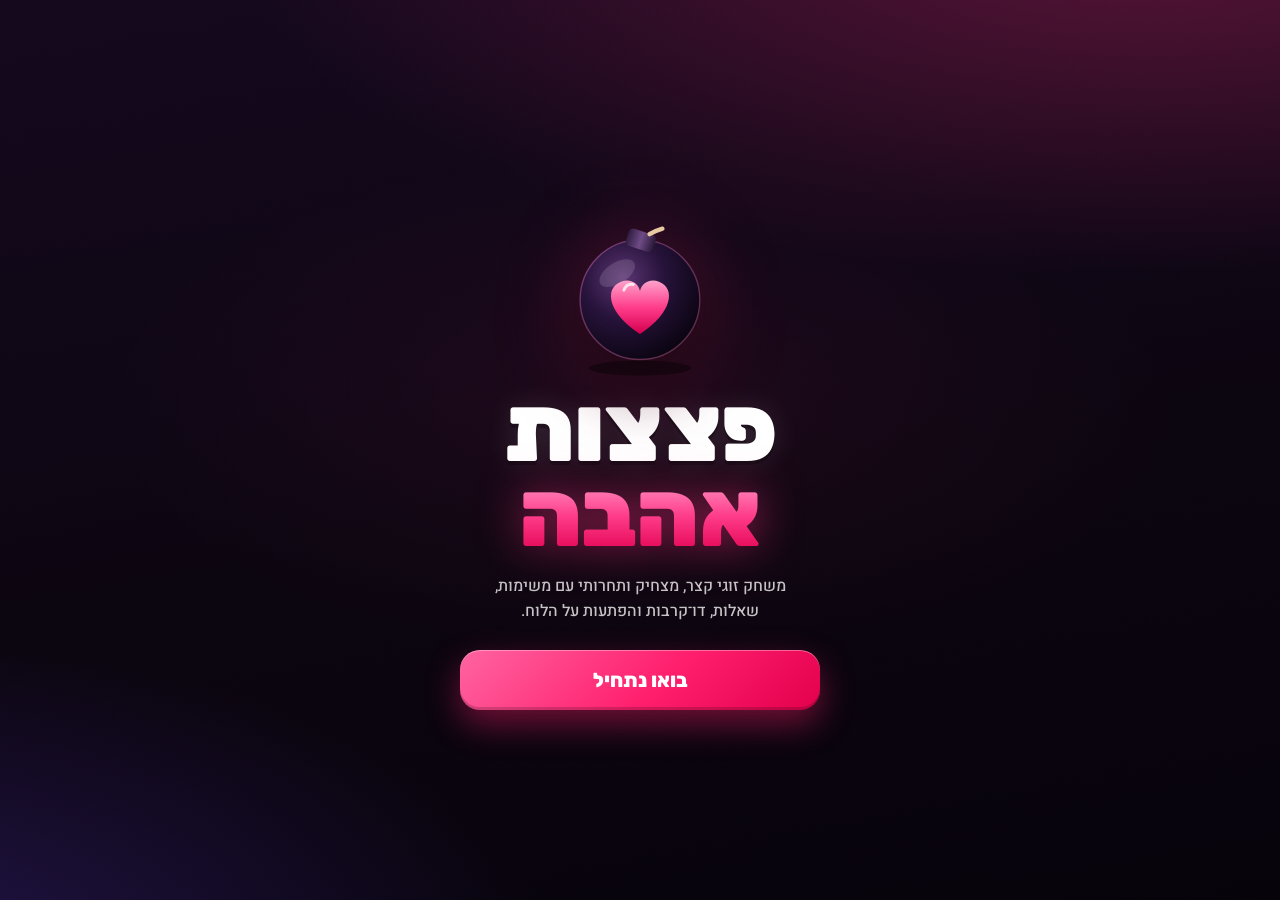
<file: index.html>
<!DOCTYPE html>
<html lang="he" dir="rtl">
<head>
<meta charset="UTF-8" />
<meta name="viewport" content="width=device-width, initial-scale=1.0, viewport-fit=cover" />
<meta name="theme-color" content="#0b0510" />
<meta name="color-scheme" content="dark" />
<title>פצצות אהבה</title>
<link rel="preconnect" href="https://fonts.googleapis.com">
<link rel="preconnect" href="https://fonts.gstatic.com" crossorigin>
<link href="https://fonts.googleapis.com/css2?family=Heebo:wght@400;500;600;700;800;900&family=Rubik:wght@600;700;800;900&display=swap" rel="stylesheet">
<style>
/* ================= Tokens ================= */
:root{
  --bg:#0b0510;--txt:#fff;--muted:rgba(255,255,255,.76);--dim:rgba(255,255,255,.54);--line:rgba(255,255,255,.13);
  --pink:#ff2f7d;--pink2:#ff0f64;--gold:#ffcf5c;--danger:#ff4f68;
  --p1:#ff4f96;--p1rgb:255,79,150;--p2:#52b8ff;--p2rgb:82,184,255;
  --fd:"Rubik","Heebo",system-ui,sans-serif;--fb:"Heebo",system-ui,-apple-system,"Segoe UI",sans-serif;
  --sat:env(safe-area-inset-top,0px);--sab:env(safe-area-inset-bottom,0px);--sal:env(safe-area-inset-left,0px);--sar:env(safe-area-inset-right,0px);
  --ease:cubic-bezier(.22,.61,.36,1);--spring:cubic-bezier(.34,1.56,.64,1);
}
*{box-sizing:border-box;-webkit-tap-highlight-color:transparent}
html{-webkit-text-size-adjust:100%;text-size-adjust:100%}
html,body{margin:0;width:100%;height:100%;overflow:hidden;background:var(--bg);color:var(--txt);font-family:var(--fb);-webkit-font-smoothing:antialiased}
button,input,select{font-family:inherit;color:inherit}
button{cursor:pointer;touch-action:manipulation;-webkit-user-select:none;user-select:none}
button:disabled{cursor:default}
:focus{outline:none}
:focus-visible{outline:3px solid #fff;outline-offset:3px;border-radius:12px}
.sr{position:absolute!important;width:1px;height:1px;overflow:hidden;clip:rect(0 0 0 0);clip-path:inset(50%);white-space:nowrap}

/* ================= Background ================= */
.bg{position:fixed;inset:0;z-index:0;background:
  radial-gradient(120% 65% at 90% -8%,rgba(255,47,125,.30),transparent 60%),
  radial-gradient(90% 60% at -12% 108%,rgba(110,70,255,.26),transparent 62%),
  radial-gradient(60% 40% at 50% 45%,rgba(255,47,125,.07),transparent 70%),
  linear-gradient(170deg,#14081d,#0b0510 55%,#06020a)}
.bg:after{content:"";position:absolute;inset:0;opacity:.06;mix-blend-mode:overlay;background-image:url("data:image/svg+xml,%3Csvg xmlns='http://www.w3.org/2000/svg' width='160' height='160'%3E%3Cfilter id='n'%3E%3CfeTurbulence type='fractalNoise' baseFrequency='.9' numOctaves='2' stitchTiles='stitch'/%3E%3C/filter%3E%3Crect width='100%25' height='100%25' filter='url(%23n)'/%3E%3C/svg%3E")}

.screen{position:fixed;inset:0;display:none;z-index:2}.show{display:flex}

/* ================= Start / Intro ================= */
#start{overflow-y:auto;overflow-x:hidden;-webkit-overflow-scrolling:touch;overscroll-behavior:contain;scrollbar-width:none}
#start::-webkit-scrollbar{display:none}
#start.show{display:block}
.start-step{width:100%;min-height:100%}
.start-step.hide{display:none}
.hero{display:flex;align-items:center;justify-content:center;text-align:center;padding:calc(var(--sat) + 24px) calc(var(--sar) + 24px) calc(var(--sab) + 28px) calc(var(--sal) + 24px)}
.hero-inner{display:flex;flex-direction:column;align-items:center;width:100%;max-width:420px}
.emblem-wrap{position:relative;width:min(44vw,190px);aspect-ratio:1;margin-bottom:4px}
.emblem{width:100%;height:100%;overflow:visible;filter:drop-shadow(0 18px 28px rgba(0,0,0,.6)) drop-shadow(0 0 34px rgba(255,47,125,.28))}
.em-heart{transform-box:fill-box;transform-origin:50% 55%;animation:beat 2.6s ease-in-out 8.4s infinite}
.fuse{stroke-dasharray:100 100;stroke-dashoffset:-82}
.logo{margin:0;font-family:var(--fd);font-weight:900;line-height:.9;letter-spacing:-.01em;font-size:clamp(54px,17vw,94px)}
.logo span{display:block}
.logo .l1{color:#fff;text-shadow:0 4px 0 rgba(0,0,0,.28),0 0 30px rgba(255,255,255,.12)}
.logo .l2{background:linear-gradient(180deg,#ffa3cb,#ff3d8b 52%,#e0004f);-webkit-background-clip:text;background-clip:text;color:transparent;filter:drop-shadow(0 0 22px rgba(255,47,125,.55))}
.tagline{max-width:330px;margin:18px auto 0;color:var(--muted);font-size:16px;line-height:1.55;font-weight:500}
.last-win{display:none;width:fit-content;margin:16px auto 0;padding:8px 14px;border-radius:999px;border:1px solid rgba(255,207,92,.45);background:rgba(255,207,92,.1);color:#ffe29a;font-size:14px;font-weight:700}
.main{position:relative;display:block;width:100%;max-width:360px;min-height:60px;margin:26px auto 0;padding:0 24px;border:0;border-radius:20px;font-family:var(--fd);font-weight:800;font-size:20px;color:#fff;background:linear-gradient(135deg,#ff64a2,#ff1f6d 55%,#e3004d);box-shadow:0 14px 34px rgba(255,31,109,.42),inset 0 1px 0 rgba(255,255,255,.35),inset 0 -3px 0 rgba(0,0,0,.18);transition:transform .15s var(--ease),filter .2s}
.main:active{transform:translateY(2px) scale(.985);filter:brightness(1.08)}
.cta:after{content:"";position:absolute;inset:-4px;border-radius:24px;border:2px solid rgba(255,90,160,.55);opacity:0;animation:ctaGlow 2.8s ease-out 8.7s infinite;pointer-events:none}
.flash-intro{position:fixed;inset:0;pointer-events:none;z-index:4;opacity:0;background:radial-gradient(circle at 50% 30%,rgba(255,244,248,.95),rgba(255,70,140,.5) 28%,transparent 68%)}
.intro-skip{position:fixed;inset:0;z-index:6}

/* intro choreography (only runs once, base styles = final state) */
.emblem-wrap.ia{animation:emIn 2.25s var(--spring) .36s backwards,emPop 1.5s ease-out 4.68s}
.fuse.ia{animation:burn 3.09s linear 1.65s backwards}
.flash-intro.ia{animation:iflash 2.25s ease-out 4.74s backwards}
.logo .l1.ia{animation:slam 1.8s var(--spring) 4.8s backwards}
.logo .l2.ia{animation:slam2 1.8s var(--spring) 5.1s backwards}
.hero-inner.ia{animation:quake 1.26s linear 4.86s}
.tagline.ia{animation:rise 1.65s var(--ease) 6.15s backwards}
.last-win.ia{animation:rise 1.65s var(--ease) 6.6s backwards}
.cta.ia{animation:rise 1.65s var(--spring) 6.75s backwards}
.intro-done .ia{animation:none!important}
.intro-done .spark{display:none}

/* ================= Setup ================= */
.setup{display:flex;flex-direction:column;gap:12px;max-width:520px;margin:0 auto;padding:calc(var(--sat) + 18px) calc(var(--sar) + 14px) 0 calc(var(--sal) + 14px)}
.setup:not(.hide){animation:stepIn .45s var(--ease)}
.setup-head{text-align:center;margin-bottom:2px}
.logo-sm{font-family:var(--fd);font-weight:900;font-size:30px;line-height:1.1}
.logo-sm span,.title span{color:var(--pink)}
.setup-head p{margin:4px 0 0;color:var(--muted);font-size:16px;font-weight:500}
.pcard{--pc:var(--p1);--pcr:var(--p1rgb);position:relative;padding:14px 14px 12px;border-radius:22px;background:linear-gradient(160deg,rgba(var(--pcr),.12),rgba(255,255,255,.03) 55%);border:1px solid rgba(var(--pcr),.35);box-shadow:0 12px 30px rgba(0,0,0,.3),inset 0 1px 0 rgba(255,255,255,.06)}
.pcard:before{content:"";position:absolute;inset-inline-start:0;top:18px;bottom:18px;width:4px;border-radius:0 4px 4px 0;background:var(--pc);box-shadow:0 0 12px rgba(var(--pcr),.7)}
.pcard-top{display:flex;align-items:center;gap:12px;margin-bottom:10px}
.pcard-av{width:52px;height:52px;flex:0 0 52px;border-radius:50%;display:grid;place-items:center;font-size:30px;background:radial-gradient(circle at 35% 30%,#3a2350,#12081c);box-shadow:0 0 0 3px var(--pc),0 0 20px rgba(var(--pcr),.5)}
.pcard h2{margin:0;font-family:var(--fd);font-size:22px;font-weight:800;color:var(--pc)}
.prow{display:grid;grid-template-columns:minmax(0,1fr) auto;gap:10px;align-items:end}
.fcol{min-width:0}
.fl{display:block;margin:0 2px 6px;color:var(--muted);font-size:13px;font-weight:700}
.pcard input{width:100%;height:50px;padding:0 14px;border-radius:14px;border:1px solid rgba(255,255,255,.14);background:rgba(0,0,0,.28);color:#fff;font-size:17px;font-weight:600;transition:border-color .2s,box-shadow .2s}
.pcard input::placeholder{color:rgba(255,255,255,.35)}
.pcard input:focus{border-color:var(--pc);box-shadow:0 0 0 3px rgba(var(--pcr),.25)}
.seg{display:flex;gap:4px;height:50px;padding:4px;border-radius:14px;background:rgba(0,0,0,.3);border:1px solid rgba(255,255,255,.1)}
.seg button{min-width:58px;padding:0 10px;border:0;border-radius:10px;background:transparent;color:var(--muted);font-weight:800;font-size:15px;transition:background .2s,color .2s}
.seg button.on{background:linear-gradient(135deg,rgba(var(--pcr),1),rgba(var(--pcr),.72));color:#fff;box-shadow:0 4px 12px rgba(var(--pcr),.4)}
.pcard>.fl{margin-top:12px}
.eg{display:flex;gap:8px;overflow-x:auto;overflow-y:hidden;scroll-snap-type:x proximity;padding:4px 4px 8px;margin:0 -4px;scrollbar-width:none;-webkit-mask-image:linear-gradient(90deg,transparent,#000 16px,#000 calc(100% - 16px),transparent);mask-image:linear-gradient(90deg,transparent,#000 16px,#000 calc(100% - 16px),transparent)}
.eg::-webkit-scrollbar{display:none}
.emoji{position:relative;flex:0 0 48px;height:48px;border-radius:14px;border:1px solid rgba(255,255,255,.12);background:rgba(255,255,255,.05);font-size:26px;line-height:1;scroll-snap-align:start;transition:transform .15s var(--ease),background .2s,box-shadow .2s}
.emoji:active{transform:scale(.92)}
.emoji.sel{background:rgba(var(--pcr),.22);border-color:transparent;box-shadow:0 0 0 2.5px var(--pc),0 0 16px rgba(var(--pcr),.5)}
.emoji.taken:after{content:"";position:absolute;top:4px;inset-inline-end:4px;width:8px;height:8px;border-radius:50%;background:var(--oc,#fff);box-shadow:0 0 0 2px #1a0d26}
#e1 .emoji.taken{--oc:var(--p2)}#e2 .emoji.taken{--oc:var(--p1)}
.pair-sep{display:flex;align-items:center;gap:10px;margin:-4px 20px;color:var(--pink);font-size:16px}
.pair-sep:before,.pair-sep:after{content:"";flex:1;height:1px;background:linear-gradient(90deg,transparent,rgba(255,47,125,.45),transparent)}
.drink-card{padding:14px;border-radius:22px;background:rgba(255,255,255,.04);border:1px solid var(--line)}
.drink-opts{display:grid;grid-template-columns:repeat(3,minmax(0,1fr));gap:8px}
.drink-opts button{display:grid;justify-items:center;gap:2px;padding:12px 4px 10px;min-height:92px;border-radius:16px;border:1px solid rgba(255,255,255,.12);background:rgba(0,0,0,.22);transition:all .2s var(--ease)}
.drink-opts .di{font-size:26px;line-height:1.1}
.drink-opts b{font-size:15px;font-weight:800}
.drink-opts small{font-size:12px;color:var(--dim);font-weight:600}
.drink-opts button.on{background:linear-gradient(160deg,rgba(255,47,125,.28),rgba(255,47,125,.08));border-color:rgba(255,90,160,.8);box-shadow:0 0 0 1px rgba(255,90,160,.5),0 8px 22px rgba(255,31,109,.25)}
.drink-opts button.on small{color:#ffc2da}
.cta-bar{position:sticky;bottom:0;margin-top:auto;padding:14px 0 calc(var(--sab) + 14px);background:linear-gradient(to top,rgba(11,5,16,.97) 62%,rgba(11,5,16,0))}
.cta-bar .main{margin:0 auto}

/* ================= Game layout ================= */
#game{padding:calc(var(--sat) + 8px) calc(var(--sar) + 10px) calc(var(--sab) + 10px) calc(var(--sal) + 10px)}
#game.show .top{animation:dropIn .5s var(--ease)}
#game.show .moves{animation:riseIn .5s var(--ease) .08s backwards}
.wrap{width:100%;max-width:480px;margin:0 auto;height:100%;display:grid;grid-template-rows:auto minmax(0,1fr) auto;gap:10px}
.top{display:grid;gap:8px}
.head{display:grid;grid-template-columns:1fr auto 1fr;align-items:center;gap:8px;min-height:44px}
.set{justify-self:start;width:44px;height:44px;display:grid;place-items:center;border-radius:14px;border:1px solid var(--line);background:rgba(255,255,255,.06);transition:transform .15s,background .2s}
.set:active{transform:scale(.92);background:rgba(255,255,255,.12)}
.set svg{width:22px;height:22px}
.title{font-family:var(--fd);font-weight:900;font-size:19px;letter-spacing:.01em;white-space:nowrap;-webkit-user-select:none;user-select:none}
.turn{justify-self:end;display:flex;align-items:center;gap:6px;height:32px;padding:0 12px;border-radius:999px;background:rgba(255,255,255,.07);border:1px solid var(--line);font-weight:800;font-size:13px;white-space:nowrap}
.turn.endgame{border-color:rgba(255,79,104,.8);background:rgba(255,79,104,.18);color:#ffd0d7}
.turn.endgame:before{content:"🔥"}
.players{display:grid;grid-template-columns:minmax(0,1fr) 26px minmax(0,1fr);align-items:center;gap:6px}
.vs{font-family:var(--fd);font-weight:900;font-size:13px;color:var(--dim);text-align:center}
.pc{--pc:var(--p1);--pcr:var(--p1rgb);position:relative;display:flex;align-items:center;gap:8px;min-width:0;height:60px;padding:0 8px;border-radius:18px;background:rgba(255,255,255,.045);border:1px solid rgba(255,255,255,.08);opacity:.6;transform:scale(.97);transition:opacity .35s var(--ease),transform .35s var(--ease),background .35s,border-color .35s,box-shadow .35s}
#pc1{--pc:var(--p2);--pcr:var(--p2rgb)}
.pc.a{opacity:1;transform:none;background:linear-gradient(135deg,rgba(var(--pcr),.3),rgba(var(--pcr),.08));border-color:rgba(var(--pcr),.85);box-shadow:0 0 0 1px rgba(var(--pcr),.35),0 8px 26px rgba(var(--pcr),.28)}
.pc.turn-in{animation:cardPing .6s var(--spring)}
.av{flex:0 0 40px;height:40px;border-radius:50%;display:grid;place-items:center;font-size:22px;line-height:1;background:radial-gradient(circle at 35% 30%,#3a2350,#12081c);box-shadow:0 0 0 2px rgba(var(--pcr),.75)}
.pinfo{display:flex;flex-direction:column;justify-content:center;min-width:0;flex:1}
.pname{font-weight:800;font-size:15px;line-height:1.2;overflow:hidden;text-overflow:ellipsis;white-space:nowrap}
.pturn{max-height:0;opacity:0;overflow:hidden;font-size:12px;font-weight:800;line-height:1.3;color:var(--pc);white-space:nowrap;text-overflow:ellipsis;transition:max-height .3s,opacity .3s}
.pc.a .pturn{max-height:18px;opacity:1}
.wins{position:absolute;bottom:-7px;inset-inline-start:4px;display:flex;align-items:center;gap:1px;padding:0 6px;border-radius:999px;background:#2a1a08;border:1px solid rgba(255,207,92,.55);color:#ffe29a;font-size:12px;font-weight:800;line-height:1.45;box-shadow:0 2px 6px rgba(0,0,0,.4)}
.wins:before{content:"🏆";font-size:10px}
.fx{position:absolute;top:-7px;inset-inline-start:8px;padding:1px 7px;border-radius:999px;background:var(--pc);color:#fff;font-size:12px;font-weight:900;box-shadow:0 2px 8px rgba(0,0,0,.4)}
.fx:empty{display:none}

/* ================= Board ================= */
.board-wrap{position:relative;min-height:0;display:grid;place-items:center;container-type:size}
.board-frame{position:relative;width:min(100cqw,75cqh);aspect-ratio:3/4;--gap:clamp(3px,1.2cqw,6px);--bp:clamp(5px,1.7cqw,9px)}
@supports not (width:1cqw){.board-frame{width:min(94vw,50vh)}}
.board{position:absolute;inset:0;display:grid;grid-template-columns:repeat(6,1fr);grid-template-rows:repeat(8,1fr);gap:var(--gap);padding:var(--bp);border-radius:22px;direction:ltr;container-type:inline-size;perspective:700px;
  background:linear-gradient(165deg,#1d0e2b,#12081c 70%);
  box-shadow:0 0 0 1.5px rgba(255,80,150,.42),0 0 0 6px rgba(255,47,125,.06),0 24px 60px rgba(0,0,0,.55),0 0 46px rgba(255,47,125,.16),inset 0 1px 0 rgba(255,255,255,.07)}
#game.show .board-frame{animation:fadeIn .55s ease}
.board:after{content:"";position:absolute;inset:-3px;border-radius:25px;pointer-events:none;opacity:0;box-shadow:0 0 0 2px rgba(255,79,104,.95),0 0 34px rgba(255,79,104,.6)}
.board.endgame:after{animation:heartbeat 1.5s ease-in-out infinite}
.board.shake{animation:shake .5s cubic-bezier(.36,.07,.19,.97)}
.layer,.tokens{position:absolute;inset:var(--bp);pointer-events:none}
.layer{display:grid;grid-template-columns:repeat(6,1fr);grid-template-rows:repeat(8,1fr);gap:var(--gap);direction:ltr}
.tokens{container-type:inline-size;animation:fadeIn .5s ease .35s backwards}

.cell{position:relative;display:grid;place-items:center;border-radius:22%;overflow:hidden;
  background:linear-gradient(155deg,#4a2465,#2c1443 58%,#221034);
  box-shadow:inset 0 1px 0 rgba(255,255,255,.17),inset 0 -2px 0 rgba(0,0,0,.35),0 2px 3px rgba(0,0,0,.35);
  transition:transform .2s var(--ease),box-shadow .25s,background .3s}
.cell:not(.seen):not(.start):not(.goal):before{content:"";position:absolute;inset:0;background:linear-gradient(90deg,transparent 45%,rgba(255,110,175,.14) 45% 55%,transparent 55%),linear-gradient(180deg,transparent 45%,rgba(255,110,175,.14) 45% 55%,transparent 55%)}
.cell:after{content:"";position:absolute;inset:0;border-radius:inherit;background:linear-gradient(160deg,rgba(255,255,255,.1),transparent 45%);pointer-events:none}
.seal{position:relative;z-index:1;width:34%;aspect-ratio:1;background:radial-gradient(circle at 35% 30%,#ff9ccb,#e0226d 70%);opacity:.72;
  -webkit-mask:url("data:image/svg+xml,%3Csvg xmlns='http://www.w3.org/2000/svg' viewBox='0 0 24 24'%3E%3Cpath d='M12 21s-7.5-4.6-9.6-9.2C.9 8.4 3 5 6.4 5c2.1 0 3.6 1.2 4.4 2.6h2.4C14 6.2 15.5 5 17.6 5 21 5 23.1 8.4 21.6 11.8 19.5 16.4 12 21 12 21z'/%3E%3C/svg%3E") center/contain no-repeat;
  mask:url("data:image/svg+xml,%3Csvg xmlns='http://www.w3.org/2000/svg' viewBox='0 0 24 24'%3E%3Cpath d='M12 21s-7.5-4.6-9.6-9.2C.9 8.4 3 5 6.4 5c2.1 0 3.6 1.2 4.4 2.6h2.4C14 6.2 15.5 5 17.6 5 21 5 23.1 8.4 21.6 11.8 19.5 16.4 12 21 12 21z'/%3E%3C/svg%3E") center/contain no-repeat}
.cell.seen{box-shadow:inset 0 2px 7px rgba(0,0,0,.5),inset 0 0 0 1px rgba(255,255,255,.1)}
.cell.seen.kiss{background:linear-gradient(155deg,#9a2158,#4a0f2c)}
.cell.seen.task{background:linear-gradient(155deg,#9a5512,#45220a)}
.cell.seen.question{background:linear-gradient(155deg,#5a33a0,#26124d)}
.cell.seen.temptation{background:linear-gradient(155deg,#8f6a08,#3f1c08)}
.cell.seen.duel{background:linear-gradient(135deg,#8a1b3a 0 50%,#1e3a80 50% 100%)}
.cell.seen.drink{background:linear-gradient(155deg,#8a7020,#3b2a0c)}
.cell.seen.empty{background:linear-gradient(155deg,#34304a,#1b1826)}
.cell.seen.bomb{background:linear-gradient(155deg,#4a2465,#221034)}
.icon{position:relative;z-index:1;font-size:calc(100cqw / 6 * .44);line-height:1;filter:drop-shadow(0 2px 3px rgba(0,0,0,.5))}
.cell.start{background:linear-gradient(155deg,#1f5da0,#0f2a52);box-shadow:inset 0 0 0 2px rgba(110,190,255,.75),0 0 16px rgba(80,170,255,.35)}
.cell.goal{background:radial-gradient(circle at 50% 38%,#fff0b8,#f0b42a 50%,#8a5a06);box-shadow:inset 0 0 0 2px #ffe8a0,0 0 20px rgba(255,207,92,.6)}
.cell.goal:before{content:"";position:absolute;inset:0;background:linear-gradient(115deg,transparent 30%,rgba(255,255,255,.55) 45%,transparent 60%);transform:translateX(-120%);animation:sheen 4.5s ease-in-out 1.5s infinite}
.cell.goal .icon{font-size:calc(100cqw / 6 * .56)}
.badge{position:absolute;z-index:2;left:50%;bottom:7%;transform:translateX(-50%);padding:1px 5px;border-radius:6px;background:rgba(0,0,0,.35);color:#cfe8ff;font-size:max(9px,calc(100cqw / 6 * .17));font-weight:800;white-space:nowrap}
.cell.reach{cursor:pointer;box-shadow:inset 0 0 0 2px rgba(var(--pcr),.95),0 0 14px rgba(var(--pcr),.5);animation:reach 1.6s ease-in-out infinite}
.cell.reach:active{transform:scale(.92)}
@media (hover:hover){.cell.reach:hover{transform:scale(1.05)}}
.cell.glow{z-index:3;transform:scale(1.1);box-shadow:0 0 0 2px #fff,0 0 24px rgba(var(--pcr,255,47,125),.85)}
.cell.flip{animation:flip .34s ease}
.cell.home{z-index:3;animation:home 1s var(--ease)}
.preview{position:absolute;z-index:5;font-size:calc(100cqw / 6 * .62);line-height:1;filter:drop-shadow(0 0 10px rgba(255,255,255,.55));animation:popIn .36s var(--spring)}

.tk{--pc:var(--p1);--pcr:var(--p1rgb);position:absolute;z-index:9;width:calc((100cqw - 5 * var(--gap)) / 6 * .7);aspect-ratio:1;border-radius:50%;display:grid;place-items:center;font-size:calc((100cqw - 5 * var(--gap)) / 6 * .42);line-height:1;
  background:radial-gradient(circle at 35% 30%,#43285c,#12081c);box-shadow:0 0 0 2.5px var(--pc),0 5px 12px rgba(0,0,0,.6),0 0 14px rgba(var(--pcr),.55);
  transform:translate(-50%,-50%);transition:left .28s cubic-bezier(.22,.61,.36,1),top .28s cubic-bezier(.22,.61,.36,1),transform .16s ease,filter .18s}
#t1{--pc:var(--p2);--pcr:var(--p2rgb)}
.tk.active{z-index:10}
.tk.active:after{content:"";position:absolute;inset:-3px;border-radius:50%;border:2px solid var(--pc);animation:tkPulse 1.9s ease-out infinite}
.tk.land{transform:translate(-50%,-50%) scale(1.18)}
.tk.warp{filter:brightness(2.2) saturate(1.4);transform:translate(-50%,-50%) scale(.6)}
.tokens.snap .tk{transition:none}

.turn-banner{--pc:var(--p1);--pcr:var(--p1rgb);position:absolute;left:50%;top:50%;z-index:12;display:flex;align-items:center;gap:12px;padding:12px 22px 12px 16px;border-radius:999px;background:rgba(14,7,22,.92);box-shadow:0 0 0 2px var(--pc),0 18px 40px rgba(0,0,0,.6),0 0 34px rgba(var(--pcr),.45);transform:translate(-50%,-50%);opacity:0;pointer-events:none;white-space:nowrap}
.turn-banner.show{animation:tbIn 1.2s var(--ease) forwards}
.tb-av{width:44px;height:44px;border-radius:50%;display:grid;place-items:center;font-size:26px;background:rgba(var(--pcr),.2);box-shadow:0 0 0 2px var(--pc)}
.tb-txt{display:grid;font-family:var(--fd);font-weight:800;font-size:21px;line-height:1.15}
.tb-txt small{font-family:var(--fb);font-size:12px;font-weight:800;color:var(--pc)}

/* ================= Controls ================= */
.moves{--pc:var(--p1);--pcr:var(--p1rgb);direction:ltr;display:grid;grid-template-columns:repeat(3,minmax(0,1fr));grid-template-areas:". u ." "l d r";gap:8px;width:min(100%,330px);margin:0 auto;padding-bottom:4px}
#u{grid-area:u}#d{grid-area:d}#l{grid-area:l}#r{grid-area:r}
.mv{height:54px;display:grid;place-items:center;border:0;border-radius:18px;color:#fff;
  background:linear-gradient(165deg,rgba(var(--pcr),1),rgba(var(--pcr),.66));
  box-shadow:0 5px 0 rgba(0,0,0,.42),0 10px 22px rgba(var(--pcr),.28),inset 0 1px 0 rgba(255,255,255,.4);
  transition:transform .08s,box-shadow .08s,background .3s,opacity .2s}
.mv svg{width:28px;height:28px;filter:drop-shadow(0 1px 1px rgba(0,0,0,.3))}
#d svg{transform:rotate(180deg)}#l svg{transform:rotate(-90deg)}#r svg{transform:rotate(90deg)}
.mv:active:not(:disabled){transform:translateY(4px);box-shadow:0 1px 0 rgba(0,0,0,.42),0 4px 12px rgba(var(--pcr),.25),inset 0 1px 0 rgba(255,255,255,.4)}
.mv:disabled{background:rgba(255,255,255,.05);box-shadow:inset 0 0 0 1px rgba(255,255,255,.08);color:rgba(255,255,255,.22)}

/* ================= Modal ================= */
.modal{position:fixed;inset:0;z-index:20;display:none;align-items:center;justify-content:center;padding:calc(var(--sat) + 16px) calc(var(--sar) + 14px) calc(var(--sab) + 16px) calc(var(--sal) + 14px);background:radial-gradient(circle at 50% 42%,rgba(35,12,48,.6),rgba(5,2,8,.9));-webkit-backdrop-filter:blur(7px);backdrop-filter:blur(7px)}
.modal.show{display:flex;animation:fadeIn .22s ease}
.mc{--acc:#ff5a9b;--accr:255,79,150;--cA:#2b1239;--cB:#140a1e;position:relative;width:100%;max-width:440px;max-height:100%;overflow:auto;overscroll-behavior:contain;padding:26px 20px 20px;border-radius:28px;text-align:center;
  background:radial-gradient(120% 70% at 50% 0%,rgba(var(--accr),.26),transparent 62%),linear-gradient(170deg,var(--cA),var(--cB));
  border:1px solid rgba(var(--accr),.35);box-shadow:0 30px 80px rgba(0,0,0,.7),0 0 60px rgba(var(--accr),.16),inset 0 1px 0 rgba(255,255,255,.1)}
.mc{scrollbar-width:thin;scrollbar-color:rgba(255,255,255,.2) transparent}
.mc:focus-visible{outline:none}
.mc.enter{animation:cardIn .44s var(--spring)}
.mc>*{position:relative;z-index:1}
.m-fx{position:absolute!important;inset:0;z-index:0!important;overflow:hidden;border-radius:inherit;pointer-events:none}
.m-head:empty{display:none}
.mi{font-size:62px;line-height:1.05;filter:drop-shadow(0 8px 18px rgba(var(--accr),.55))}
.mc.enter .mi{animation:iconIn .55s var(--spring)}
.mi:empty{display:none}
.mt{display:inline-block;margin:10px auto 14px;padding:6px 14px;border-radius:999px;font-family:var(--fd);font-weight:800;font-size:15px;color:var(--acc);background:rgba(var(--accr),.13);border:1px solid rgba(var(--accr),.38)}
.mt:empty{display:none}
.mx{color:#fff}
.mx:empty{display:none}
.prompt{margin:2px 0 0;font-size:clamp(21px,5.9vw,25px);line-height:1.42;font-weight:700;text-wrap:balance}
.prompt.sm{font-size:clamp(17px,4.7vw,19px);font-weight:600;color:rgba(255,255,255,.93);line-height:1.5}
.note{margin:14px 0 0;font-size:15px;line-height:1.55;color:var(--muted)}
.nm{font-weight:900;color:var(--pc,#fff)}
.nm.p0{--pc:var(--p1)}.nm.p1{--pc:var(--p2)}
.outcomes{display:flex;flex-wrap:wrap;justify-content:center;gap:8px;margin-top:16px}
.oc{padding:8px 13px;border-radius:12px;font-weight:700;font-size:15px}
.oc b{font-weight:900}
.oc.good{background:rgba(22,199,132,.14);color:#7af5c2;border:1px solid rgba(22,199,132,.42)}
.oc.bad{background:rgba(255,79,104,.14);color:#ffa3b0;border:1px solid rgba(255,79,104,.42)}
.goal-card{display:flex;align-items:center;gap:12px;text-align:start;padding:12px 14px;margin-bottom:12px;border-radius:16px;background:linear-gradient(135deg,rgba(255,207,92,.17),rgba(255,207,92,.05));border:1px solid rgba(255,207,92,.38)}
.goal-card .gi{font-size:32px;line-height:1}
.goal-card b{display:block;font-size:17px;color:#ffe29a}
.goal-card small{display:block;margin-top:2px;font-size:14px;color:var(--muted)}
.legend{list-style:none;margin:0;padding:0;display:grid;grid-template-columns:1fr 1fr;gap:8px;text-align:start}
.legend.wide{grid-template-columns:1fr}
.legend li{display:flex;align-items:center;gap:9px;min-height:44px;padding:8px 10px;border-radius:12px;background:rgba(255,255,255,.05);border:1px solid rgba(255,255,255,.06);font-size:15px;font-weight:600;line-height:1.35}
.lg-i{flex:0 0 auto;font-size:20px;line-height:1}
.lg-i.chip{padding:3px 6px;border-radius:6px;background:#1f5da0;font-size:12px;font-weight:800}
.rows{list-style:none;margin:0;padding:0;display:grid;gap:6px;text-align:start}
.rows li{padding:11px 13px;border-radius:12px;background:rgba(255,255,255,.05);border:1px solid rgba(255,255,255,.06);font-size:15px;line-height:1.45}
.steps{list-style:none;counter-reset:s;margin:0;padding:0;display:grid;gap:10px;text-align:start}
.steps li{counter-increment:s;display:flex;gap:10px;align-items:flex-start;font-size:16px;line-height:1.5}
.steps li:before{content:counter(s);flex:0 0 28px;height:28px;border-radius:50%;display:grid;place-items:center;background:rgba(var(--accr),.2);color:var(--acc);font-weight:900;font-size:14px}
.ma{position:sticky;bottom:-20px;z-index:2;display:grid;grid-template-columns:1fr;gap:10px;margin:22px -20px -20px;padding:4px 20px 20px;background:linear-gradient(to top,var(--cB) 72%,rgba(0,0,0,0))}
.ma[data-n="2"]{grid-template-columns:1fr 1fr}
.mb{min-height:56px;padding:10px 14px;border:0;border-radius:18px;font-family:var(--fd);font-weight:800;font-size:17px;line-height:1.2;color:#fff;overflow-wrap:anywhere;
  background:linear-gradient(135deg,#ff64a2,#ff1f6d 60%,#e0004f);box-shadow:0 10px 24px rgba(255,31,109,.32),inset 0 1px 0 rgba(255,255,255,.3);transition:transform .12s var(--ease),filter .15s}
.mb:active:not(:disabled){transform:scale(.965)}
.mb:disabled{opacity:.8}
.mb.alt{background:rgba(255,255,255,.08);box-shadow:inset 0 0 0 1px rgba(255,255,255,.16)}
.mb.good{background:linear-gradient(135deg,#34e8a6,#12b877 60%,#08965e);box-shadow:0 10px 24px rgba(18,184,119,.28),inset 0 1px 0 rgba(255,255,255,.3)}
.mb.bad{background:linear-gradient(135deg,#ff7d8d,#ff3b55 60%,#d61e3a);box-shadow:0 10px 24px rgba(255,59,85,.28),inset 0 1px 0 rgba(255,255,255,.3)}
.mb.duel-p0{background:linear-gradient(135deg,rgba(var(--p1rgb),1),rgba(var(--p1rgb),.68));box-shadow:0 10px 24px rgba(var(--p1rgb),.3),inset 0 1px 0 rgba(255,255,255,.3)}
.mb.duel-p1{background:linear-gradient(135deg,rgba(var(--p2rgb),1),rgba(var(--p2rgb),.66));box-shadow:0 10px 24px rgba(var(--p2rgb),.3),inset 0 1px 0 rgba(255,255,255,.3)}

/* timer */
.timer-box{display:grid;justify-items:center;gap:6px;margin:18px auto 0}
.timer-box .ring{grid-area:1/1;width:112px;height:112px;transform:rotate(-90deg)}
.ring-bg{fill:none;stroke:rgba(255,255,255,.1);stroke-width:7}
.ring-fg{fill:none;stroke:var(--acc);stroke-width:7;stroke-linecap:round;stroke-dasharray:100;stroke-dashoffset:0;animation:ringDown var(--dur,10s) linear forwards;filter:drop-shadow(0 0 6px rgba(var(--accr),.7))}
.timer-display{grid-area:1/1;align-self:center;font-family:var(--fd);font-size:40px;font-weight:900;color:#fff;line-height:1}
.timer-box>.timer-btn{grid-row:2;border:0;background:none;padding:0;color:var(--muted);font-size:13px;font-weight:700}
.timer-box>button.timer-btn{padding:10px 16px;border-radius:999px;border:1px solid rgba(255,207,92,.45);background:rgba(255,207,92,.12);color:#ffd166;font-weight:800}
.timer-box.urgent .timer-display{color:#ff7d8d;animation:tick 1s ease-in-out infinite}
.timer-box.urgent .ring-fg{stroke:#ff5a6e}
.timer-box.done .timer-display{font-size:24px;color:#ff9aa9}
.emoji-task{margin-top:10px;padding:9px;border:1px solid var(--line);border-radius:13px;background:rgba(255,255,255,.06)}
.emoji-picked{min-height:30px;margin-bottom:8px;font-size:24px;font-weight:900;color:#ffd166}
.emoji-mini{display:grid;grid-template-columns:repeat(6,1fr);gap:5px}
.emoji-mini button{height:40px;border:1px solid var(--line);border-radius:9px;background:rgba(255,255,255,.08);font-size:18px}
.emoji-mini button.sel{border-color:var(--gold);background:rgba(255,209,102,.22)}

/* ---- event themes ---- */
.mc[data-theme=kiss]{--acc:#ff7aad;--accr:255,79,150;--cA:#3d0f29;--cB:#1a0712}
.mc[data-theme=task]{--acc:#ffb547;--accr:255,160,40;--cA:#35200a;--cB:#170d05}
.mc[data-theme=task]:before{content:"";position:absolute;inset:0 0 auto;height:120px;border-radius:28px 28px 0 0;opacity:.5;pointer-events:none;background:repeating-linear-gradient(-45deg,rgba(255,170,60,.08) 0 12px,transparent 12px 24px);-webkit-mask-image:linear-gradient(#000,transparent);mask-image:linear-gradient(#000,transparent)}
.mc[data-theme=question]{--acc:#bca4ff;--accr:150,120,255;--cA:#251741;--cB:#110a20}
.mc[data-theme=question] .prompt{position:relative;padding:16px 18px;border-radius:22px 22px 6px 22px;background:rgba(255,255,255,.07);border:1px solid rgba(150,120,255,.35)}
.mc[data-theme=duel]{--acc:#ff6b86;--accr:255,70,110;--cB:#0e0a1c;background:linear-gradient(115deg,rgba(var(--p2rgb),.2) 0 50%,rgba(var(--p1rgb),.2) 50% 100%),linear-gradient(170deg,#1f0d1f,#0e0a1c);border-color:rgba(255,255,255,.18)}
.mc[data-theme=duel] .ma{background:none}
.mc[data-theme=risk]{--acc:#ffd23f;--accr:255,200,40;--cA:#2c1206;--cB:#130605;border-color:rgba(255,90,60,.45);box-shadow:0 30px 80px rgba(0,0,0,.7),0 0 60px rgba(255,80,40,.22)}
.mc[data-theme=risk]:before{content:"";position:absolute;inset:0 0 auto;height:9px;border-radius:28px 28px 0 0;background:repeating-linear-gradient(-45deg,#ffd23f 0 10px,#1a0a05 10px 20px);opacity:.9;pointer-events:none}
.mc.enter[data-theme=risk] .mi{animation:iconIn .55s var(--spring),wobble 1s ease-in-out .55s 2}
.mc[data-theme=victory]{--acc:#ffd66b;--accr:255,200,80;--cA:#35240a;--cB:#140c04;padding-top:16px}
.mc[data-theme=confirm]{--acc:#ff8494;--accr:255,79,104}
.mc[data-theme=settings] .ma{position:static;margin:4px 0 0;padding:0;background:none;grid-template-columns:1fr 1fr}
.mb.primary{grid-column:1/-1}
.mb.wide{grid-column:1/-1}
.mb.danger-ghost{min-height:46px;margin-top:10px;font-size:15px;background:transparent;color:#ff9aa9;box-shadow:inset 0 0 0 1px rgba(255,79,104,.4)}
.fh{position:absolute;bottom:-30px;left:var(--x);font-size:var(--s);color:rgba(255,120,175,.55);animation:floatUp 3.2s ease-out var(--d) forwards}

/* duel VS header */
.vs-row{display:grid;grid-template-columns:minmax(0,1fr) auto minmax(0,1fr);align-items:center;gap:6px;margin:0 0 4px}
.vs-p{display:grid;justify-items:center;gap:6px;min-width:0}
.vs-av{width:66px;height:66px;border-radius:50%;display:grid;place-items:center;font-size:36px;background:radial-gradient(circle at 35% 30%,#43285c,#12081c);box-shadow:0 0 0 3px var(--pc),0 0 26px rgba(var(--pcr),.55)}
.vs-n{max-width:100%;font-weight:800;font-size:15px;color:var(--pc);overflow:hidden;text-overflow:ellipsis;white-space:nowrap}
.vs-mid{display:grid;justify-items:center;font-family:var(--fd);font-weight:900}
.vs-sw{font-size:34px;filter:drop-shadow(0 0 12px rgba(255,255,255,.4))}
.vs-t{font-size:16px;letter-spacing:.08em;color:#fff}
.mc.enter .vs-p:first-child{animation:vsR .5s var(--spring)}
.mc.enter .vs-p:last-child{animation:vsL .5s var(--spring)}
.mc.enter .vs-mid{animation:vsMid .6s var(--spring) .12s backwards}

/* victory */
.win-stage{position:relative;height:150px;display:grid;place-items:center}
.win-rays{position:absolute;left:50%;top:50%;width:280px;height:280px;margin:-140px 0 0 -140px;background:repeating-conic-gradient(from 0deg,rgba(255,214,107,.2) 0 9deg,transparent 9deg 18deg);-webkit-mask:radial-gradient(circle,#000 18%,transparent 66%);mask:radial-gradient(circle,#000 18%,transparent 66%);animation:spin 22s linear infinite}
.win-trophy{position:relative;font-size:94px;line-height:1;filter:drop-shadow(0 10px 30px rgba(255,200,80,.6));animation:trophyIn .8s var(--spring) both}
.win-av{position:absolute;bottom:6px;left:50%;margin-left:26px;width:56px;height:56px;border-radius:50%;display:grid;place-items:center;font-size:31px;background:radial-gradient(circle at 35% 30%,#43285c,#12081c);box-shadow:0 0 0 3px var(--pc),0 6px 18px rgba(0,0,0,.5);animation:popIn .5s var(--spring) .45s both}
.win-name{font-family:var(--fd);font-size:clamp(30px,9vw,40px);font-weight:900;line-height:1.1;color:#fff;text-shadow:0 0 24px rgba(var(--accr),.5);overflow-wrap:anywhere;animation:rise .5s var(--ease) .25s both}
.win-verb{margin-top:2px;font-family:var(--fd);font-size:19px;font-weight:800;color:var(--acc);animation:rise .5s var(--ease) .35s both}
.win-line{margin:12px 0 0;font-size:17px;line-height:1.5;color:rgba(255,255,255,.9);animation:rise .5s var(--ease) .45s both}
.win-meta{display:flex;flex-wrap:wrap;justify-content:center;gap:8px;margin-top:14px;animation:rise .5s var(--ease) .55s both}
.wm{padding:7px 12px;border-radius:999px;background:rgba(255,214,107,.12);border:1px solid rgba(255,214,107,.36);color:#ffe29a;font-weight:700;font-size:14px}
.wm b{font-family:var(--fd);font-weight:900}
.stats{display:grid;grid-template-columns:repeat(3,minmax(0,1fr));gap:8px;margin-top:16px;animation:rise .5s var(--ease) .65s both}
.stat{display:grid;gap:1px;padding:10px 4px;border-radius:14px;background:rgba(255,255,255,.05);border:1px solid rgba(255,255,255,.08)}
.stat .si{font-size:18px;line-height:1.2}
.stat b{font-family:var(--fd);font-size:22px;font-weight:900;line-height:1.2}
.stat span{font-size:12px;color:var(--muted);font-weight:600}
.win-vs{margin-top:12px;font-size:14px;color:var(--dim)}

/* ================= Toasts / banners / fx ================= */
.toast-wrap{position:fixed;z-index:30;left:50%;top:calc(var(--sat) + 128px);transform:translateX(-50%);display:grid;justify-items:center;gap:8px;width:max-content;max-width:calc(100vw - 32px);pointer-events:none}
.toast{padding:10px 16px;border-radius:14px;background:rgba(22,11,32,.94);border:1px solid rgba(255,255,255,.16);box-shadow:0 12px 30px rgba(0,0,0,.5);font-size:15px;font-weight:700;line-height:1.4;text-align:center;white-space:pre-line;animation:toastIn .32s var(--spring);transition:opacity .22s,transform .22s}
.toast.out{opacity:0;transform:translateY(-8px)}
.toast.warn{border-color:rgba(255,207,92,.6)}
.toast.danger{border-color:rgba(255,79,104,.75);background:rgba(52,9,20,.94)}
.banners{position:fixed;inset:0;z-index:26;display:grid;place-items:center;padding:0 24px;pointer-events:none}
.banner{grid-area:1/1;min-width:230px;max-width:340px;padding:20px 24px 22px;border-radius:26px;text-align:center;animation:bnIn .5s var(--spring);transition:opacity .25s,transform .25s}
.banner.out{opacity:0;transform:scale(.94)}
.bn-i{font-size:52px;line-height:1.1}
.bn-t{margin-top:4px;font-family:var(--fd);font-size:32px;font-weight:900;line-height:1.15}
.bn-s{margin-top:4px;font-size:17px;font-weight:700;color:rgba(255,255,255,.88)}
.banner.bomb{background:radial-gradient(circle at 50% 25%,#ff8a3d,#d6142f 58%,#5c0414);box-shadow:0 0 0 2px rgba(255,210,140,.55),0 24px 70px rgba(214,20,47,.6);animation:bombIn .55s var(--spring)}
.banner.bomb .bn-t{font-size:44px;text-shadow:0 4px 0 rgba(0,0,0,.25)}
.banner.drink{background:linear-gradient(165deg,#4d3710,#1f1405);border:1px solid rgba(255,207,92,.55);box-shadow:0 24px 60px rgba(0,0,0,.55),0 0 40px rgba(255,207,92,.2)}
.banner.drink .bn-t{font-family:var(--fb);font-size:22px;font-weight:800;line-height:1.4}
.banner.empty{min-width:200px;padding:16px 22px;background:rgba(30,26,42,.95);border:1px solid rgba(255,255,255,.16);box-shadow:0 20px 50px rgba(0,0,0,.5)}
.banner.empty .bn-i{font-size:38px}.banner.empty .bn-t{font-size:22px}.banner.empty .bn-s{font-size:15px;color:var(--muted)}
.fxl{position:fixed;inset:0;z-index:25;pointer-events:none;overflow:hidden}
.flash{position:absolute;inset:0;background:radial-gradient(circle at var(--x) var(--y),rgba(255,246,230,.95),rgba(255,130,60,.6) 10%,rgba(255,30,80,.28) 28%,transparent 58%);animation:bflash .75s ease-out forwards}
.shock{position:absolute;width:44px;height:44px;margin:-22px 0 0 -22px;border-radius:50%;border:3px solid #ffc07a;box-shadow:0 0 18px rgba(255,140,60,.8);animation:shock .65s ease-out forwards}
.shock.s2{border-color:#ff5a8a;animation-delay:.1s;animation-duration:.8s;opacity:0}
.pt{position:absolute;left:0;top:0;font-size:var(--fs);line-height:1;will-change:transform,opacity;animation:pt var(--t) cubic-bezier(.12,.7,.3,1) forwards}
.cf{position:fixed;inset:0;pointer-events:none;overflow:hidden;z-index:24}
.c{position:absolute;top:-24px;left:var(--x);width:9px;height:14px;border-radius:2px;animation:fall var(--t) cubic-bezier(.3,.6,.5,1) var(--d) forwards}
.c.h{width:auto;height:auto;background:none;font-size:18px}

/* ================= Rotate overlay ================= */
#rotate{position:fixed;inset:0;z-index:100;display:none;flex-direction:column;align-items:center;justify-content:center;gap:12px;padding:24px;text-align:center;background:radial-gradient(circle at 50% 40%,#2a1038,#0b0510 70%)}
#rotate svg{width:64px;height:64px;animation:rotHint 2.4s ease-in-out infinite}
#rotate b{font-family:var(--fd);font-size:24px;font-weight:900}
#rotate p{margin:0;color:var(--muted);font-size:16px}
@media (orientation:landscape) and (max-height:500px){#rotate{display:flex}}

/* ================= Debug (unchanged behaviour) ================= */
.debug-panel{position:fixed;z-index:18;top:calc(var(--sat) + 8px);right:8px;display:none;width:min(300px,calc(100vw - 16px));gap:6px;padding:10px;border:1px solid rgba(255,209,102,.55);border-radius:14px;background:rgba(14,8,24,.96);box-shadow:0 14px 40px rgba(0,0,0,.45);font-size:12px}
.debug-panel.show{display:grid}
.debug-title{font-weight:900;color:#ffd166;text-align:center}
.debug-grid{display:grid;grid-template-columns:1fr 1fr;gap:5px}
.debug-panel button,.debug-panel select,.debug-panel input{min-height:34px;border-radius:9px;border:1px solid rgba(255,255,255,.22);background:rgba(255,255,255,.1);color:#fff;font-size:12px;font-weight:800}
.debug-panel input{text-align:center}
.debug-panel button{padding:6px}
.debug-panel .danger{border-color:rgba(255,79,104,.7);background:rgba(255,79,104,.18)}

/* ================= Responsive ================= */
@media (max-height:720px){
  .moves{grid-template-columns:repeat(4,minmax(0,1fr));grid-template-areas:"l u d r";width:100%;max-width:420px}
  .mv{height:50px}
}
@media (max-height:640px){
  .wrap{gap:8px}.top{gap:6px}
  .head{min-height:38px}.set{width:40px;height:40px}
  .pc{height:52px}.av{flex-basis:34px;height:34px;font-size:19px}
  .toast-wrap{top:calc(var(--sat) + 108px)}
  .mv{height:48px}
  .mi{font-size:52px}
  .win-stage{height:118px}.win-trophy{font-size:74px}.win-av{width:48px;height:48px;font-size:26px}
  .stat{padding:7px 4px}.stat b{font-size:19px}
}
@media (max-width:350px){
  .pc{padding:0 6px;gap:6px}
  .mc{padding:22px 16px 16px}.ma{margin:18px -16px -16px;padding:4px 16px 16px;bottom:-16px}
  .seg button{min-width:52px;padding:0 8px}
}
@media (max-width:430px){.debug-panel{left:8px;right:8px;max-height:50dvh;overflow:auto}}

/* ================= Keyframes ================= */
@keyframes fadeIn{from{opacity:0}to{opacity:1}}
@keyframes cardIn{from{opacity:0;transform:translateY(18px) scale(.94)}to{opacity:1;transform:none}}
@keyframes iconIn{from{opacity:0;transform:scale(.4) rotate(-14deg)}to{opacity:1;transform:none}}
@keyframes stepIn{from{opacity:0;transform:translateY(16px)}to{opacity:1;transform:none}}
@keyframes dropIn{from{opacity:0;transform:translateY(-14px)}to{opacity:1;transform:none}}
@keyframes riseIn{from{opacity:0;transform:translateY(16px)}to{opacity:1;transform:none}}
@keyframes rise{from{opacity:0;transform:translateY(14px)}to{opacity:1;transform:none}}
@keyframes emIn{0%{opacity:0;transform:translateY(-46px) scale(.55)}60%{opacity:1;transform:translateY(5px) scale(1.04)}100%{opacity:1;transform:none}}
@keyframes emPop{0%{transform:none}28%{transform:scale(1.17)}60%{transform:scale(.97)}100%{transform:none}}
@keyframes burn{from{stroke-dashoffset:0}to{stroke-dashoffset:-82}}
@keyframes iflash{0%{opacity:0}9%{opacity:1}100%{opacity:0}}
@keyframes slam{0%{opacity:0;transform:scale(2.3);filter:blur(10px)}60%{opacity:1;transform:scale(.95);filter:blur(0)}100%{opacity:1;transform:none;filter:blur(0)}}
@keyframes slam2{0%{opacity:0;transform:scale(2.3)}60%{opacity:1;transform:scale(.95)}100%{opacity:1;transform:none}}
@keyframes quake{0%,100%{transform:none}15%{transform:translate(-7px,3px) rotate(-.6deg)}30%{transform:translate(6px,-4px) rotate(.5deg)}45%{transform:translate(-5px,2px)}60%{transform:translate(4px,-1px)}80%{transform:translate(-2px,1px)}}
@keyframes beat{0%,100%{transform:scale(1)}12%{transform:scale(1.1)}24%{transform:scale(1)}36%{transform:scale(1.07)}48%{transform:scale(1)}}
@keyframes ctaGlow{0%{opacity:.8;transform:scale(1)}70%,100%{opacity:0;transform:scale(1.08,1.3)}}
@keyframes boardIn{from{opacity:0;transform:scale(.93)}to{opacity:1;transform:none}}
@keyframes reach{0%,100%{box-shadow:inset 0 0 0 2px rgba(var(--pcr),.95),0 0 14px rgba(var(--pcr),.5)}50%{box-shadow:inset 0 0 0 2px rgba(var(--pcr),.55),0 0 4px rgba(var(--pcr),.15)}}
@keyframes flip{0%{transform:scale(1.1) rotateY(0)}50%{transform:scale(.9) rotateY(90deg);filter:brightness(1.8)}100%{transform:scale(1) rotateY(0)}}
@keyframes popIn{from{opacity:0;transform:scale(.3) rotate(-14deg)}to{opacity:1;transform:none}}
@keyframes shake{0%,100%{transform:none}12%{transform:translate(-9px,4px) rotate(-1.2deg)}25%{transform:translate(8px,-5px) rotate(1deg)}40%{transform:translate(-7px,3px) rotate(-.8deg)}55%{transform:translate(6px,-2px) rotate(.5deg)}70%{transform:translate(-4px,2px)}85%{transform:translate(2px,-1px)}}
@keyframes heartbeat{0%,100%{opacity:.35}14%{opacity:1}28%{opacity:.45}42%{opacity:.9}70%{opacity:.35}}
@keyframes sheen{0%{transform:translateX(-120%)}35%,100%{transform:translateX(120%)}}
@keyframes tkPulse{0%{opacity:.9;transform:scale(1)}80%,100%{opacity:0;transform:scale(1.6)}}
@keyframes home{0%{transform:scale(1);box-shadow:inset 0 0 0 2px rgba(110,190,255,.75),0 0 0 0 rgba(110,190,255,.9)}35%{transform:scale(1.14);box-shadow:inset 0 0 0 2px #fff,0 0 0 8px rgba(110,190,255,.35)}100%{transform:scale(1);box-shadow:inset 0 0 0 2px rgba(110,190,255,.75),0 0 0 14px rgba(110,190,255,0)}}
@keyframes cardPing{0%{transform:scale(.97)}45%{transform:scale(1.05)}100%{transform:none}}
@keyframes tbIn{0%{opacity:0;transform:translate(-50%,-50%) scale(.7)}16%{opacity:1;transform:translate(-50%,-50%) scale(1.05)}26%{transform:translate(-50%,-50%) scale(1)}78%{opacity:1;transform:translate(-50%,-50%) scale(1)}100%{opacity:0;transform:translate(-50%,-50%) scale(.96)}}
@keyframes toastIn{from{opacity:0;transform:translateY(-10px) scale(.96)}to{opacity:1;transform:none}}
@keyframes bnIn{from{opacity:0;transform:scale(.8)}to{opacity:1;transform:none}}
@keyframes bombIn{0%{opacity:0;transform:scale(.4) rotate(-6deg)}55%{opacity:1;transform:scale(1.1) rotate(2deg)}100%{transform:none}}
@keyframes bflash{0%{opacity:0}10%{opacity:1}100%{opacity:0}}
@keyframes shock{from{opacity:1;transform:scale(.2)}to{opacity:0;transform:scale(7)}}
@keyframes pt{0%{opacity:1;transform:translate(var(--x),var(--y)) translate(-50%,-50%) scale(.3)}100%{opacity:0;transform:translate(calc(var(--x) + var(--dx)),calc(var(--y) + var(--dy))) translate(-50%,-50%) scale(1) rotate(var(--r))}}
@keyframes fall{0%{transform:translate3d(0,0,0) rotate(0)}100%{transform:translate3d(var(--dx),112vh,0) rotate(var(--rot))}}
@keyframes floatUp{0%{opacity:0;transform:translateY(0) scale(.6)}20%{opacity:1}100%{opacity:0;transform:translateY(-260px) scale(1.1)}}
@keyframes wobble{0%,100%{transform:rotate(0)}25%{transform:rotate(-12deg)}75%{transform:rotate(12deg)}}
@keyframes vsR{from{opacity:0;transform:translateX(50px)}to{opacity:1;transform:none}}
@keyframes vsL{from{opacity:0;transform:translateX(-50px)}to{opacity:1;transform:none}}
@keyframes vsMid{from{opacity:0;transform:scale(2.2) rotate(-20deg)}to{opacity:1;transform:none}}
@keyframes spin{to{transform:rotate(360deg)}}
@keyframes trophyIn{0%{opacity:0;transform:scale(.2) translateY(40px) rotate(-18deg)}60%{opacity:1;transform:scale(1.15) rotate(4deg)}100%{transform:none}}
@keyframes tick{0%,100%{transform:scale(1)}50%{transform:scale(1.14)}}
@keyframes ringDown{to{stroke-dashoffset:100}}
@keyframes rotHint{0%,20%{transform:rotate(90deg)}50%,80%{transform:rotate(0)}100%{transform:rotate(90deg)}}

/* ================= Reduced motion ================= */
@media (prefers-reduced-motion:reduce){
  *,*:before,*:after{animation-duration:.001ms!important;animation-delay:0s!important;animation-iteration-count:1!important;transition-duration:.001ms!important;scroll-behavior:auto!important}
  .timer-box .ring-fg{animation-duration:var(--dur,10s)!important}
  .spark,.win-rays,.fh,.cta:after{display:none}
  .cell.reach{animation:none!important}
  .turn-banner.show{animation:none!important;opacity:1}
}
</style>
</head>
<body>
<div class="bg" aria-hidden="true"></div>
<section id="start" class="screen show">
  <div id="startWelcome" class="start-step hero">
    <div class="hero-inner ia">
      <div id="emblemWrap" class="emblem-wrap ia" aria-hidden="true">
        <svg id="emblemSvg" class="emblem" viewBox="0 0 200 200" xmlns="http://www.w3.org/2000/svg" xmlns:xlink="http://www.w3.org/1999/xlink">
          <defs>
            <radialGradient id="gBody" cx="36%" cy="32%" r="75%"><stop offset="0" stop-color="#5c3574"/><stop offset=".45" stop-color="#27133b"/><stop offset="1" stop-color="#08030d"/></radialGradient>
            <linearGradient id="gHeart" x1="0" y1="0" x2="0" y2="1"><stop offset="0" stop-color="#ffa3cb"/><stop offset=".5" stop-color="#ff3d8b"/><stop offset="1" stop-color="#d4004f"/></linearGradient>
            <linearGradient id="gCap" x1="0" y1="0" x2="1" y2="0"><stop offset="0" stop-color="#2f1c40"/><stop offset=".5" stop-color="#6e4b86"/><stop offset="1" stop-color="#2a1838"/></linearGradient>
            <radialGradient id="gSpark"><stop offset="0" stop-color="#fff"/><stop offset=".35" stop-color="#ffe08a"/><stop offset=".7" stop-color="#ff7a2f" stop-opacity=".8"/><stop offset="1" stop-color="#ff2f7d" stop-opacity="0"/></radialGradient>
          </defs>
          <ellipse cx="100" cy="188" rx="54" ry="8" fill="#000" opacity=".4"/>
          <circle cx="100" cy="116" r="64" fill="url(#gBody)"/>
          <circle cx="100" cy="116" r="63" fill="none" stroke="rgba(255,120,190,.35)" stroke-width="1.5"/>
          <ellipse cx="76" cy="88" rx="21" ry="11" fill="#fff" opacity=".13" transform="rotate(-32 76 88)"/>
          <rect x="86" y="44" width="30" height="19" rx="5" fill="url(#gCap)" transform="rotate(18 101 53)"/>
          <g class="em-heart">
            <path d="M100 152 C66 130 62 104 80 97 C91 93 99 100 100 107 C101 100 109 93 120 97 C138 104 134 130 100 152 Z" fill="url(#gHeart)"/>
            <path d="M83 106 C85 101 89 99 93 100" stroke="#fff" stroke-opacity=".75" stroke-width="3" fill="none" stroke-linecap="round"/>
          </g>
          <path id="fusePath" class="fuse ia" pathLength="100" d="M172 14 C160 4 146 14 149 26 C152 40 128 36 110 47" fill="none" stroke="#e8c9a2" stroke-width="4.5" stroke-linecap="round"/>
          <g class="spark" opacity="0">
            <circle r="11" fill="url(#gSpark)"><animate attributeName="r" values="9;13;8;12;9" dur="1.05s" repeatCount="indefinite"/></circle>
            <path d="M-8 0H8M0-8V8M-5.5-5.5L5.5 5.5M-5.5 5.5L5.5-5.5" stroke="#fff6d0" stroke-width="1.6" stroke-linecap="round"/>
            <set attributeName="opacity" to="1" begin="1.5s"/>
            <animateMotion dur="3.09s" begin="1.65s" fill="freeze" keyPoints="0;0.82" keyTimes="0;1" calcMode="linear"><mpath href="#fusePath" xlink:href="#fusePath"/></animateMotion>
            <set attributeName="opacity" to="0" begin="4.8s"/>
          </g>
        </svg>
      </div>
      <h1 class="logo"><span class="l1 ia">פצצות</span><span class="l2 ia">אהבה</span></h1>
      <p class="tagline ia">משחק זוגי קצר, מצחיק ותחרותי עם משימות, שאלות, דו־קרבות והפתעות על הלוח.</p>
      <div id="lastWinner" class="last-win ia"></div>
      <button class="main cta ia" id="setupBtn" type="button">בואו נתחיל</button>
    </div>
    <div class="flash-intro ia" aria-hidden="true"></div>
  </div>

  <div id="startSetup" class="start-step setup hide">
    <header class="setup-head"><div class="logo-sm">פצצות <span>אהבה</span></div><p>מי משחק הערב?</p></header>

    <section class="pcard" style="--pc:var(--p1);--pcr:var(--p1rgb)" aria-labelledby="p1h">
      <div class="pcard-top"><span id="av1" class="pcard-av" aria-hidden="true">😈</span><h2 id="p1h">שחקן 1</h2></div>
      <div class="prow">
        <div class="fcol"><label class="fl" for="n1">שם</label><input id="n1" placeholder="נועה" autocomplete="off" enterkeyhint="next"></div>
        <div class="fcol"><span class="fl" id="g1l">מגדר</span>
          <div class="seg" role="radiogroup" aria-labelledby="g1l" data-for="g1"><button type="button" role="radio" data-v="f">נקבה</button><button type="button" role="radio" data-v="m">זכר</button></div>
          <input type="hidden" id="g1" value="f">
        </div>
      </div>
      <span class="fl" id="e1l">אימוג׳י</span>
      <div id="e1" class="eg" role="radiogroup" aria-labelledby="e1l"></div>
    </section>

    <div class="pair-sep" aria-hidden="true"><span>❤</span></div>

    <section class="pcard" style="--pc:var(--p2);--pcr:var(--p2rgb)" aria-labelledby="p2h">
      <div class="pcard-top"><span id="av2" class="pcard-av" aria-hidden="true">😎</span><h2 id="p2h">שחקן 2</h2></div>
      <div class="prow">
        <div class="fcol"><label class="fl" for="n2">שם</label><input id="n2" placeholder="דניאל" autocomplete="off" enterkeyhint="done"></div>
        <div class="fcol"><span class="fl" id="g2l">מגדר</span>
          <div class="seg" role="radiogroup" aria-labelledby="g2l" data-for="g2"><button type="button" role="radio" data-v="f">נקבה</button><button type="button" role="radio" data-v="m">זכר</button></div>
          <input type="hidden" id="g2" value="m">
        </div>
      </div>
      <span class="fl" id="e2l">אימוג׳י</span>
      <div id="e2" class="eg" role="radiogroup" aria-labelledby="e2l"></div>
    </section>

    <section class="drink-card" aria-labelledby="dl">
      <span class="fl" id="dl">מצב שתייה 🥂</span>
      <div class="drink-opts" role="radiogroup" aria-labelledby="dl" data-for="drinkMode">
        <button type="button" role="radio" data-v="none"><span class="di" aria-hidden="true">💧</span><b>ללא שתייה</b><small>0 משבצות</small></button>
        <button type="button" role="radio" data-v="light"><span class="di" aria-hidden="true">🍸</span><b>קליל</b><small>5 משבצות</small></button>
        <button type="button" role="radio" data-v="wild"><span class="di" aria-hidden="true">🥂</span><b>פראי</b><small>10 משבצות</small></button>
      </div>
      <input type="hidden" id="drinkMode" value="none">
    </section>

    <div class="cta-bar"><button class="main" id="startBtn" type="button">התחל משחק</button></div>
  </div>
  <div id="introSkip" class="intro-skip" aria-hidden="true"></div>
</section>

<section id="game" class="screen" aria-label="פצצות אהבה – משחק">
  <div class="wrap">
    <header class="top">
      <div class="head">
        <button id="settingsBtn" class="set" type="button" aria-label="הגדרות"><svg viewBox="0 0 24 24" fill="none" stroke="currentColor" stroke-width="2" stroke-linecap="round" stroke-linejoin="round" aria-hidden="true"><circle cx="12" cy="12" r="3.2"/><path d="M19.4 15a1.7 1.7 0 0 0 .3 1.8l.1.1a2 2 0 1 1-2.8 2.8l-.1-.1a1.7 1.7 0 0 0-1.8-.3 1.7 1.7 0 0 0-1 1.5V21a2 2 0 1 1-4 0v-.1a1.7 1.7 0 0 0-1.1-1.5 1.7 1.7 0 0 0-1.8.3l-.1.1a2 2 0 1 1-2.8-2.8l.1-.1a1.7 1.7 0 0 0 .3-1.8 1.7 1.7 0 0 0-1.5-1H3a2 2 0 1 1 0-4h.1a1.7 1.7 0 0 0 1.5-1.1 1.7 1.7 0 0 0-.3-1.8l-.1-.1a2 2 0 1 1 2.8-2.8l.1.1a1.7 1.7 0 0 0 1.8.3H9a1.7 1.7 0 0 0 1-1.5V3a2 2 0 1 1 4 0v.1a1.7 1.7 0 0 0 1 1.5 1.7 1.7 0 0 0 1.8-.3l.1-.1a2 2 0 1 1 2.8 2.8l-.1.1a1.7 1.7 0 0 0-.3 1.8V9a1.7 1.7 0 0 0 1.5 1H21a2 2 0 1 1 0 4h-.1a1.7 1.7 0 0 0-1.5 1z"/></svg></button>
        <div id="gameTitle" class="title">פצצות <span>אהבה</span></div>
        <div id="turn" class="turn"></div>
      </div>
      <div class="players">
        <div id="pc0" class="pc"><span class="av" aria-hidden="true"><span id="pe0"></span></span><span class="pinfo"><span id="pn0" class="pname"></span><span id="pt0" class="pturn"></span></span><span id="pw0" class="wins"></span><div id="fx0" class="fx"></div></div>
        <div class="vs" aria-hidden="true">VS</div>
        <div id="pc1" class="pc"><span class="av" aria-hidden="true"><span id="pe1"></span></span><span class="pinfo"><span id="pn1" class="pname"></span><span id="pt1" class="pturn"></span></span><span id="pw1" class="wins"></span><div id="fx1" class="fx"></div></div>
      </div>
    </header>
    <div class="board-wrap">
      <div id="boardFrame" class="board-frame">
        <div id="board" class="board" aria-hidden="true"></div>
        <div id="layer" class="layer" aria-hidden="true"></div>
        <div id="tokens" class="tokens" aria-hidden="true"><div id="t0" class="tk"></div><div id="t1" class="tk"></div></div>
      </div>
      <div id="turnBanner" class="turn-banner" aria-hidden="true"></div>
    </div>
    <nav id="moves" class="moves" aria-label="תזוזה על הלוח">
      <button id="u" class="mv" type="button" aria-label="למעלה"><svg viewBox="0 0 24 24" fill="none" stroke="currentColor" stroke-width="2.8" stroke-linecap="round" stroke-linejoin="round" aria-hidden="true"><path d="M12 19V5M5 12l7-7 7 7"/></svg></button>
      <button id="d" class="mv" type="button" aria-label="למטה"><svg viewBox="0 0 24 24" fill="none" stroke="currentColor" stroke-width="2.8" stroke-linecap="round" stroke-linejoin="round" aria-hidden="true"><path d="M12 19V5M5 12l7-7 7 7"/></svg></button>
      <button id="l" class="mv" type="button" aria-label="שמאלה"><svg viewBox="0 0 24 24" fill="none" stroke="currentColor" stroke-width="2.8" stroke-linecap="round" stroke-linejoin="round" aria-hidden="true"><path d="M12 19V5M5 12l7-7 7 7"/></svg></button>
      <button id="r" class="mv" type="button" aria-label="ימינה"><svg viewBox="0 0 24 24" fill="none" stroke="currentColor" stroke-width="2.8" stroke-linecap="round" stroke-linejoin="round" aria-hidden="true"><path d="M12 19V5M5 12l7-7 7 7"/></svg></button>
    </nav>
  </div>
</section>

<div id="modal" class="modal" role="dialog" aria-modal="true" aria-labelledby="mt" aria-describedby="mx">
  <div id="mcard" class="mc" tabindex="-1">
    <div id="mfx" class="m-fx" aria-hidden="true"></div>
    <div id="mhead" class="m-head"></div>
    <div id="mi" class="mi" aria-hidden="true"></div>
    <div id="mt" class="mt"></div>
    <div id="mx" class="mx"></div>
    <div id="ma" class="ma"></div>
  </div>
</div>
<div id="debugPanel" class="debug-panel" dir="rtl">
  <div class="debug-title">DEBUG</div>
  <button id="dbgReveal" type="button">חשיפת כל הלוח</button>
  <div class="debug-grid">
    <button id="dbgBomb" type="button">הבא = פצצה</button>
    <button id="dbgDuel" type="button">הבא = דו־קרב</button>
    <button id="dbgDrink" type="button">הבא = שתייה</button>
    <button id="dbgEmpty" type="button">הבא = ריקה</button>
    <button id="dbgGoal" type="button">הבא = גביע</button>
    <button id="dbgReset" class="danger" type="button">איפוס משחק</button>
  </div>
  <select id="dbgPlayer"><option value="0">משתתף 1</option><option value="1">משתתף 2</option></select>
  <div class="debug-grid"><input id="dbgR" type="number" min="0" max="7" value="7" aria-label="row"><input id="dbgC" type="number" min="0" max="5" value="5" aria-label="column"></div>
  <button id="dbgMove" type="button">העבר למיקום</button>
</div>
<div id="fxl" class="fxl" aria-hidden="true"></div>
<div id="confetti" class="cf" aria-hidden="true"></div>
<div id="banners" class="banners" role="status" aria-live="assertive"></div>
<div id="toasts" class="toast-wrap" role="status" aria-live="polite"></div>
<div id="sr" class="sr" aria-live="polite"></div>
<div id="rotate" role="alert">
  <svg viewBox="0 0 24 24" fill="none" stroke="#ff5a9b" stroke-width="1.8" stroke-linecap="round" stroke-linejoin="round" aria-hidden="true"><rect x="6" y="2" width="12" height="20" rx="2.5"/><path d="M11 18h2"/></svg>
  <b>סובבו את הטלפון לאורך</b>
  <p>פצצות אהבה משוחק במצב עומד 😉</p>
</div>
<script>
const ROWS=8,COLS=6,START=[7,5],GOAL=[0,0],IC={kiss:"💋",task:"🎯",question:"❔",temptation:"❓",duel:"⚔️",drink:"🥂",empty:"⬜",bomb:"💣",goal:"🏆"},EM=["😈","😎","🥵","😘","😜","🫦","😏","😍","🤠","🦊","🔥","⚡","🩷","💫","🍓","🍒"];
const $=id=>document.getElementById(id),board=$("board"),layer=$("layer"),modal=$("modal");
const S={e1:"😈",e2:"😎",board:[],players:[],cur:0,turn:1,busy:false,over:false,pending:null,advance:false,manualMove:null,actor:null,history:{kiss:[],task:[],question:[],duel:[],tempt:[],drink:[]},endgameShown:false,modalVersion:0,timer:null,drink:false,drinkMode:"none",modalState:null,stats:{bombs:0,duels:0,risks:0,drinks:0,empty:0},debug:false,debugForce:null,debugTaps:[]};
const W={
  m:{give:"תן",do:"עשה",say:"אמור",ask:"שאל",whisper:"לחש",choose:"בחר",look:"הסתכל",describe:"תאר",tell:"ספר",try:"נסה",hold:"החזק",invent:"המצא",make:"גרום",take:"קח",return:"חזור",drink:"שתה",stand:"עמוד",show:"הראה",perform:"בצע",start:"תלחץ",answer:"ענה",count:"מנה",touch:"גע",keep:"שמור",win:"ניצח",fail:"נכשל",ready:"מוכן"},
  f:{give:"תני",do:"עשי",say:"אמרי",ask:"שאלי",whisper:"לחשי",choose:"בחרי",look:"הסתכלי",describe:"תארי",tell:"ספרי",try:"נסי",hold:"החזיקי",invent:"המציאי",make:"גרמי",take:"קחי",return:"חזרי",drink:"שתי",stand:"עמדי",show:"הראי",perform:"בצעי",start:"תלחצי",answer:"עני",count:"מני",touch:"געי",keep:"שמרי",win:"ניצחה",fail:"נכשלה",ready:"מוכנה"}
};
const WIN_KEY="boomLifetimeWins",SAVE_KEY="loveBombsSavedGame",HISTORY_KEY="loveBombsGameHistory",DRINK_COUNTS={none:0,light:5,wild:10},FEEDBACK_URL="mailto:feedback@example.com?subject=%D7%A4%D7%99%D7%93%D7%91%D7%A7%20%D7%A4%D7%A6%D7%A6%D7%95%D7%AA%20%D7%90%D7%94%D7%91%D7%94";
const Audio={ctx:null,muted:false,ensure(){if(this.muted)return null;if(!this.ctx){const C=window.AudioContext||window.webkitAudioContext;if(!C)return null;this.ctx=new C}return this.ctx},setMuted(v){this.muted=v;if(v&&this.ctx&&this.ctx.state==="running")this.ctx.suspend();if(!v&&this.ctx&&this.ctx.state==="suspended")this.ctx.resume()},play(t){const a=this.ensure();if(!a)return;const m={tap:[370,.03],good:[620,.06],bad:[220,.09],bomb:[130,.14],win:[760,.2]}[t]||[420,.05];const o=a.createOscillator(),g=a.createGain();o.connect(g);g.connect(a.destination);o.type="sine";o.frequency.value=m[0];g.gain.value=.03;o.start();o.stop(a.currentTime+m[1])}};
const DB = {
  kiss:[
    "{actor}, {give} ל{target} נשיקה איטית של 10 שניות",
    "{actor}, {whisper} ל{target} משפט אחד שמדליק אותך",
    "{actor}, {choose} מקום אחד שבו {target} ינשק אותך",
    "{actor}, {look} ל{target} בעיניים במשך 15 שניות בלי לצחוק",
    "{actor}, {give} ל{target} נשיקה קצרה ואז מחמאה חצופה",
    "{actor}, {whisper} ל{target} סוד קטן שלא אמרת היום",
    "{actor}, {do} מבט מפתה ל{target} במשך 10 שניות",
    "{actor}, {give} ל{target} חיבוק צמוד של 20 שניות",
    "{actor}, {tell} ל{target} איפה הכי בא לך לקבל נשיקה",
    "{actor}, {give} ל{target} שלוש נשיקות קצרות לבחירתך",
    "{actor}, {say} ל{target} מה הכי מושך אותך עכשיו",
    "{actor}, {whisper} ל{target} משפט שאסור לומר בקול רם",
    "{actor}, {choose} נשיקה אחת: מצח, צוואר או שפתיים",
    "{actor}, {give} ל{target} נשיקה איטית במיוחד",
    "{actor}, {tell} ל{target} איזה מגע שלו הכי מסוכן לך",
    "{actor}, {do} צעידה איטית לכיוון {target} וסיים במבט",
    "{actor}, {say} ל{target} מחמאה אחת שתגרום לו לזוז בכיסא",
    "{actor}, {give} ל{target} נשיקה של 12 שניות בדיוק"
  ],
  task:[
    "{actor}, {do} ריקוד ניצחון מוגזם במשך 10 שניות",
    "{actor}, {stand} על רגל אחת במשך 20 שניות",
    "{actor}, {say} משפט פתיחה גרוע במיוחד ל{target}",
    "{actor}, {do} פרצוף מפתה במשך 10 שניות בלי לצחוק",
    "{actor}, {invent} לעצמך שם במה סקסי",
    "{actor}, {tell} פדיחה קצרה בדייט או בפלרטוט",
    "{actor}, {show} הליכת דוגמן מוגזמת מקצה החדר וחזרה",
    "{actor}, {say} מחמאה ל{target} בקול של קריין דרמטי",
    "{actor}, {do} חיקוי של אדם שמנסה להתחיל איתך",
    "{actor}, {invent} סלוגן פרסומת לגוף שלך",
    "{actor}, {try} להצחיק את {target} במשפט אחד בלבד",
    "{actor}, {say} שלוש מילים שמתארות את הערב הזה",
    "{actor}, {do} מבט של נבל רומנטי במשך 8 שניות",
    "{actor}, {tell} ל{target} מה הפרס שלך אם תנצח במשחק",
    "{actor}, {perform} נאום זכייה של 15 שניות",
    "{actor}, {invent} כינוי חדש וחצוף ל{target}",
    "{actor}, {do} פוזת שער מגזין ל-10 שניות",
    "{actor}, {say} ל{target} משפט אחד שיישאר לו בראש",
    "{actor}, {try} לפתות את {target} בלי לזוז מהמקום",
    "{actor}, {do} חיקוי של דייט ראשון מביך",
    "{actor}, {count} לאחור מ-10 בקול הכי דרמטי שלך",
    "{actor}, {choose} אימוג'י שמייצג אותך עכשיו והסבר במילה",
    "{actor}, {show} תנועת ניצחון אישית",
    "{actor}, {say} משפט רומנטי כאילו זו טלנובלה",
    "{actor}, {do} קריצה מושלמת או שלם בקנס: מחמאה ל{target}",
    "{actor}, {tell} מה הכוח הסודי שלך בפלרטוט",
    "{actor}, {try} להישאר רציני במשך 15 שניות בזמן ש{target} מסתכל עליך",
    "{actor}, {invent} שם למשקה שהיה נקרא על שמך",
    "{actor}, {do} פרסומת של 10 שניות לבושם דמיוני",
    "{actor}, {say} בקול נמוך: אני באתי לנצח"
  ],
  question:[
    "{actor}, מה הדבר הכי מושך בעיניך אצל {target}?",
    "{actor}, איזה רגע עם {target} היית רוצה לשחזר?",
    "{actor}, מה המחמאה הכי טובה שקיבלת מ{target}?",
    "{actor}, איזה מבט של {target} הכי מסיח את דעתך?",
    "{actor}, מה הכי מצחיק אותך אצל {target}?",
    "{actor}, איפה היה הדייט הכי מוצלח שלכם?",
    "{actor}, מה הדבר הכי שובב שחשבת היום?",
    "{actor}, איזה כינוי מתאים ל{target} הערב?",
    "{actor}, מה {target} עושה בלי לדעת שזה מדליק?",
    "{actor}, איזה שיר מתאים למתח ביניכם עכשיו?",
    "{actor}, מה היית רוצה ש{target} יעשה יותר?",
    "{actor}, איזה מגע הכי מרגיע אותך?",
    "{actor}, מה הדבר הכי לא צפוי שמושך אותך?",
    "{actor}, מי מביניכם תחרותי יותר ולמה?",
    "{actor}, מה היה גורם לך להסמיק עכשיו?",
    "{actor}, איזה משפט של {target} נשאר לך בראש?",
    "{actor}, מה הדבר הכי חמוד ש{target} עושה?",
    "{actor}, מתי הרגשת הכי קרוב ל{target}?",
    "{actor}, מה הפרס שהיית מעניק ל{target} הערב?",
    "{actor}, איזה רגע ביניכם הרגיש כמו סרט?",
    "{actor}, מה הדבר שהכי בא לך לעשות אחרי המשחק?",
    "{actor}, איזה סוד קטן אפשר לחשוף עכשיו?",
    "{actor}, מה הופך אותך ליריב מסוכן במשחק הזה?",
    "{actor}, מה הצעד הבא שלך כדי לנצח?"
  ],
  duel:[
    "{actor} ו{target}, קרב מבטים של 30 שניות: הראשון שצוחק מפסיד",
    "{actor} ו{target}, אבן נייר ומספריים: הטוב משלושה מנצח",
    "{actor} ו{target}, הראשון שאומר 7 ערים בישראל מנצח",
    "{actor} ו{target}, הראשון שנוגע במשהו אדום מנצח",
    "{actor} ו{target}, הראשון שאומר 6 מאכלים מנצח",
    "{actor} ו{target}, הראשון שאומר 5 סרטים רומנטיים מנצח",
    "{actor} ו{target}, הראשון שאומר 8 חיות מנצח",
    "{actor} ו{target}, הראשון שמביא חפץ קטן ורך מנצח",
    "{actor} ו{target}, הראשון שאומר 5 שירי אהבה מנצח",
    "{actor} ו{target}, הראשון שאומר 6 מותגים מנצח",
    "{actor} ו{target}, הראשון שמחזיק פוזה דרמטית 10 שניות מנצח",
    "{actor} ו{target}, הראשון שאומר 5 דברים ורודים מנצח",
    "{actor} ו{target}, הראשון שאומר 6 אפליקציות מנצח",
    "{actor} ו{target}, הראשון שנוגע במשהו שחור מנצח",
    "{actor} ו{target}, הראשון שאומר 5 מילים שמתחילות באות מ' מנצח",
    "{actor} ו{target}, הראשון שאומר 4 מקומות לדייט מנצח",
    "{actor} ו{target}, הראשון שממציא שם לסרט עליכם מנצח",
    "{actor} ו{target}, הראשון שאומר 6 צבעים באנגלית מנצח",
    "{actor} ו{target}, הראשון שמסיים משפט פתיחה מצחיק מנצח",
    "{actor} ו{target}, הראשון שאומר 5 קינוחים מנצח"
  ],
  tempt:[
    {c:"{actor}, יש לך 15 שניות לומר 8 ערים בישראל",win:"+2 צעדים",lose:"חזרה צעד אחד בלי להפעיל קובייה"},
    {c:"{actor}, יש לך 15 שניות לומר 8 חיות",win:"+2 צעדים",lose:"חזרה צעד אחד בלי להפעיל קובייה"},
    {c:"{actor}, יש לך 20 שניות לומר 6 מדינות בעולם",win:"+2 צעדים",lose:"חזרה צעד אחד בלי להפעיל קובייה"},
    {c:"{actor}, יש לך 10 שניות לומר 4 מחמאות חצופות ל{target}",win:"+2 צעדים",lose:"חזרה צעד אחד בלי להפעיל קובייה"},
    {c:"{actor}, יש לך 15 שניות להמציא 5 כינויי פלרטוט",win:"+3 צעדים",lose:"חזרה צעד אחד בלי להפעיל קובייה"},
    {c:"{actor}, יש לך 12 שניות לומר 5 דברים סקסיים בצבע אדום",win:"+2 צעדים",lose:"חזרה צעד אחד בלי להפעיל קובייה"},
    {c:"{actor}, יש לך 20 שניות לספר סיפור פיתוי בשלושה משפטים",win:"+3 צעדים",lose:"חזרה צעד אחד בלי להפעיל קובייה"},
    {c:"{actor}, יש לך 15 שניות לומר 6 מילים שמתחילות באות ש'",win:"+2 צעדים",lose:"חזרה צעד אחד בלי להפעיל קובייה"}
  ],
  drink:[
    "{actor}, {drink} לגימה קטנה 🥂",
    "{actor}, {drink} שתי לגימות קלילות 🥂",
    "{actor}, {drink} לגימה איטית 🥂",
    "{actor}, {drink} לגימה אם חייכת בתור האחרון 🥂",
    "{actor}, {drink} לגימה לכבוד המשחק 🥂",
    "{actor}, {drink} לגימה וחוזרים ללוח 🥂"
  ]
};
const TEXTS = {
  bomb:[
    "💣 {actor}, בום! חזרה להתחלה",
    "💣 {actor}, הפצצה נשארת שם. לזכור לפעם הבאה",
    "💣 {actor}, זה כאב אבל המשחק ממשיך",
    "💣 {actor}, התחלה מחדש. {target} כבר מחייך",
    "💣 {actor}, הפעם הלוח ניצח אותך",
    "💣 {actor}, צעד אחד לא זהיר והכול התפוצץ",
    "💣 {actor}, חזרת להתחלה בלי ויכוחים",
    "💣 {actor}, עכשיו כולם יודעים איפה מסוכן",
    "💣 {actor}, כמעט יפה. כמעט",
    "💣 {actor}, הפצצה הזאת עדיין פעילה"
  ],
  victory:[
    "🏆 {actor}, לקחת את גביע האהבה",
    "🏆 {actor}, ניצחת עם סטייל ועם חיוך מסוכן",
    "🏆 {actor}, הלוח ניסה לעצור אותך ולא הצליח",
    "🏆 {actor}, יש לך זכויות התרברבות עד המשחק הבא",
    "🏆 {actor}, זה היה ניצחון מתוק ותחרותי",
    "🏆 {actor}, הפצצות והדו-קרבים לא הספיקו",
    "🏆 {actor}, עכשיו הגיע הזמן לחגוג",
    "🏆 {actor}, ניצחת והמתח נשאר באוויר"
  ]
};

function pickText(type,idx=actorIndex()){
  const arr = TEXTS[type];
  if(!arr || !arr.length) return "";
  return fmt(arr[Math.floor(Math.random() * arr.length)],idx);
}
function stepText(n){return n===1?"צעד אחד":`${n} צעדים`}
function manualStepText(n){return `${stepText(n)} ${n===1?"ידני":"ידניים"}`}
function wonText(i){const p=S.players[i];return `${p.name} ${p.gender==="m"?"ניצח":"ניצחה"}`}
function readWins(){try{const x=JSON.parse(localStorage.getItem(WIN_KEY)||"{}");return x&&typeof x==="object"?x:{}}catch(_e){return {}}}
function writeWins(x){try{localStorage.setItem(WIN_KEY,JSON.stringify(x))}catch(_e){}}
function resetWins(){try{localStorage.removeItem(WIN_KEY);localStorage.removeItem("boomLastWinner")}catch(_e){}if(S.players.length){S.players.forEach(p=>p.wins=0);ui();saveGame()}}
function winKey(name){return String(name||"").trim().toLowerCase()||"שחקן"}
function winValue(x){return x&&typeof x==="object"?+x.total:+x}
function getWins(name){const x=readWins()[winKey(name)],v=winValue(x);return Number.isFinite(v)?Math.max(0,v):0}
function recordWin(name){const wins=readWins(),key=winKey(name),prev=getWins(name),total=prev+1;wins[key]={name:String(name||key),total};writeWins(wins);return{prev,total}}
function leaderboardEntries(){return Object.entries(readWins()).map(([key,val])=>({name:val&&typeof val==="object"&&val.name?val.name:key,wins:getWins(key)||Math.max(0,winValue(val)||0)})).filter(x=>x.wins>0).sort((a,b)=>b.wins-a.wins||a.name.localeCompare(b.name))}
function readHistory(){try{const x=JSON.parse(localStorage.getItem(HISTORY_KEY)||"[]");return Array.isArray(x)?x:[]}catch(_e){return []}}
function writeHistory(x){try{localStorage.setItem(HISTORY_KEY,JSON.stringify(x.slice(0,20)))}catch(_e){}}
function recordHistory(winner,title){const item={winner:winner.name,turn:S.turn,bombs:S.stats.bombs,duels:S.stats.duels,risks:S.stats.risks,drinks:S.stats.drinks||0,empty:S.stats.empty||0,mode:S.drinkMode,date:new Date().toLocaleDateString("he-IL"),title};writeHistory([item,...readHistory()])}
function readSavedGame(){try{const x=JSON.parse(localStorage.getItem(SAVE_KEY)||"null");return x&&x.version===2?x:null}catch(_e){return null}}
function clearSavedGame(){try{localStorage.removeItem(SAVE_KEY)}catch(_e){}}
function boardSnapshot(){return S.board.map(row=>row.map(c=>({type:c.type,reveal:!!c.reveal})))}
function saveGame(){
  if(!S.players.length||S.over)return;
  try{
    localStorage.setItem(SAVE_KEY,JSON.stringify({
      version:2,ts:Date.now(),players:S.players.map(p=>({name:p.name,gender:p.gender,emoji:p.emoji,pos:p.pos,wins:p.wins||0})),
      cur:S.cur,turn:S.turn,board:boardSnapshot(),manualMove:S.manualMove,history:S.history,endgameShown:S.endgameShown,
      drinkMode:S.drinkMode,stats:S.stats,pending:S.pending,advance:S.advance,actor:S.actor,modalState:S.modalState
    }))
  }catch(_e){}
}
function timedIntroText(player){const w=W[S.players[player].gender]||W.f;return `לפניך משימה מוגבלת בזמן. ברגע ש${w.start} על "התחל", הטיימר יתחיל לרוץ. עליך להספיק לבצע את המשימה בזמן.`}
function clearTimer(){if(S.timer){clearInterval(S.timer.id);S.timer=null}}
function timerSeconds(txt){txt=String(txt||"");const sm=txt.match(/(\d{1,3})\s*שניות/);if(sm)return Math.max(1,Math.min(180,+sm[1]));const dm=txt.match(/(\d{1,2})\s*דקות/);if(dm)return Math.max(60,Math.min(600,+dm[1]*60));return /דקה/.test(txt)?60:0}
function attachTimer(txt,opt={}){const sec=opt.sec||timerSeconds(txt);if(!sec)return;const box=document.createElement("div"),out=document.createElement("div");box.className="timer-box";out.className="timer-display";out.textContent="";const start=()=>{if(S.timer)return;let left=sec;out.textContent=left;Audio.play("tap");S.timer={id:setInterval(()=>{left--;out.textContent=left>0?left:"נגמר";if(left<=0){clearTimer();Audio.play("bad")}},1000)}};if(opt.auto){const note=document.createElement("div");note.className="timer-btn";note.textContent="⏱️ הטיימר רץ";box.appendChild(note);box.appendChild(out);$("mx").appendChild(box);start();return}const btn=document.createElement("button");btn.className="timer-btn";btn.type="button";btn.textContent="▶️ התחל";btn.onclick=()=>{start();btn.disabled=true};box.appendChild(btn);box.appendChild(out);$("mx").appendChild(box)}
function attachEmojiPicker(txt){if(!/3\s*אימוג/.test(String(txt))||!/תאר/.test(String(txt)))return;const box=document.createElement("div"),picked=document.createElement("div"),grid=document.createElement("div"),chosen=[];box.className="emoji-task";picked.className="emoji-picked";picked.textContent="בחרו 3 אימוג׳ים";grid.className="emoji-mini";EM.forEach(e=>{const b=document.createElement("button");b.type="button";b.textContent=e;b.onclick=()=>{const i=chosen.indexOf(e);if(i>=0){chosen.splice(i,1);b.classList.remove("sel")}else if(chosen.length<3){chosen.push(e);b.classList.add("sel")}picked.textContent=chosen.length?chosen.join(" "):"בחרו 3 אימוג׳ים"};grid.appendChild(b)});box.appendChild(picked);box.appendChild(grid);$("mx").appendChild(box)}
function toast(t,ms=1500,cls=""){const txt=normalizeText(t),kind=bannerKind(txt,cls);if(kind){showBanner(kind,txt,ms);return}const e=document.createElement("div");e.className="toast"+(cls?(" "+cls):"");e.textContent=txt;$("toasts").appendChild(e);setTimeout(()=>{e.classList.add("out");setTimeout(()=>e.remove(),240)},Math.max(ms,1600))}
function pop(i,t,x,actions,adv,opt={}){clearTimer();S.advance=adv;S.modalVersion++;S.modalState={i,t,x,actions:actions.map(a=>({t:a.t,k:a.k,kindClass:a.kindClass||""})),adv,opt:{timerSec:opt.timerSec||0,autoTimer:!!opt.autoTimer,inlineTimer:!!opt.inlineTimer}};const theme=modalTheme(i,opt),kind=modalKind(i);renderModalShell(theme,kind,i,t);$("mx").innerHTML=opt.html?(x||""):renderBody(x,theme,kind,i);if(opt.timerSec)attachTimer("",{sec:opt.timerSec,auto:!!opt.autoTimer});if(opt.inlineTimer)attachTimer(x);attachEmojiPicker(x);decorateTimer(opt);const ma=$("ma");ma.innerHTML="";ma.dataset.n=actions.length;actions.forEach((a,j)=>{const b=document.createElement("button");b.type="button";b.className="mb"+(a.kindClass?(" "+a.kindClass):"")+(j&&!a.kindClass?" alt":"");if(/^duelWin[01]$/.test(a.k))b.classList.add("duel-p"+a.k.slice(-1));b.dataset.k=a.k;b.textContent=a.t;b.onclick=()=>act(a.k,S.modalVersion);ma.appendChild(b)});modal.classList.add("show");saveGame();focusModal()}
function closeModal(){clearTimer();if(modal.classList.contains("show"))S.modalVersion++;modal.classList.remove("show");S.actor=null;S.modalState=null;saveGame();requestAnimationFrame(()=>{if(!S.over&&S.players.length)updateMoveButtons()})}
function wait(ms){return new Promise(r=>setTimeout(r,ms))}
function actorIndex(){return S.actor??(S.manualMove?S.manualMove.player:S.cur)}
function fmt(txt,idx=actorIndex()){const a=S.players[idx],b=S.players[1-idx],w=W[a.gender]||W.f;let x=String(txt).replaceAll("{actor}",a.name).replaceAll("{target}",b.name);Object.keys(w).forEach(k=>x=x.replaceAll("{"+k+"}",w[k]));return x}
function pickNoRepeat(cat){const arr=DB[cat],h=S.history[cat],cand=arr.filter(x=>!h.includes(x));const v=(cand.length?cand:arr)[Math.floor(Math.random()*(cand.length?cand:arr).length)];h.push(v);if(h.length>10)h.shift();return v}
function mkEmoji(id,n){EM.forEach(v=>{const b=document.createElement("button");b.className="emoji"+((n===1?S.e1:S.e2)===v?" sel":"");b.textContent=v;b.onclick=()=>{if(n===1)S.e1=v;else S.e2=v;[...$(id).children].forEach(x=>x.classList.remove("sel"));b.classList.add("sel")};$(id).appendChild(b)})}
mkEmoji("e1",1);mkEmoji("e2",2);
function showLastWinner(){try{const w=localStorage.getItem("boomLastWinner"),el=$("lastWinner");if(w&&el){el.textContent=`ניצחון במשחק הקודם: ${w} 🏆`;el.style.display="block"}}catch(_e){}}
function showSetup(){ $("startWelcome").classList.add("hide");$("startSetup").classList.remove("hide") }
function drinkModeLabel(mode=S.drinkMode){return mode==="wild"?"פראי":mode==="light"?"קליל":"ללא שתייה"}
function showSavedPrompt(){if(readSavedGame())pop("💾","נמצא משחק קודם","האם להמשיך?",[{t:"המשך משחק",k:"continueSaved",kindClass:"good"},{t:"משחק חדש",k:"discardSaved",kindClass:"alt"}],false)}
showLastWinner();
function path(){let r=START[0],c=START[1],p=[[r,c]];while(r!==GOAL[0]||c!==GOAL[1]){if(r>0&&c>0){Math.random()<.56?r--:c--}else if(r>0)r--;else c--;p.push([r,c])}return p}
function shuffle(a){for(let i=a.length-1;i>0;i--){const j=Math.floor(Math.random()*(i+1));[a[i],a[j]]=[a[j],a[i]]}return a}
function paint(c){const n=c.el,isS=c.r===START[0]&&c.c===START[1],isG=c.r===GOAL[0]&&c.c===GOAL[1];n.className="cell"+(c.reveal?" seen "+c.type:"");if(isS)n.classList.add("start");if(isG)n.classList.add("goal");n.innerHTML="";if(isS)n.innerHTML+='<span class="badge">התחלה</span>';if(isG)n.innerHTML+='<span class="icon">'+IC.goal+"</span>";else if(c.reveal&&c.type!=="bomb")n.innerHTML+='<span class="icon">'+IC[c.type]+"</span>";else if(c.reveal&&c.type==="bomb"&&S.debug)n.innerHTML+='<span class="icon">'+IC.bomb+"</span>";else if(!c.reveal&&!isS)n.innerHTML+='<span class="seal"></span>'}
function makeBoardCell(r,c,type="empty",reveal=false){const el=document.createElement("div");el.className="cell";if(r===START[0]&&c===START[1])el.classList.add("start");if(r===GOAL[0]&&c===GOAL[1])el.classList.add("goal");board.appendChild(el);const cell={r,c,type,reveal,el};S.board[r][c]=cell;const s=document.createElement("div");s.dataset.r=r;s.dataset.c=c;layer.appendChild(s);return cell}
function boardTypeBag(drinkMode){
  const drinkCount=DRINK_COUNTS[drinkMode]??0,duels=4+(Math.random()<.5?1:0),risks=3+(Math.random()<.5?1:0);
  const bag=[...Array(12).fill("bomb"),...Array(6).fill("empty"),...Array(duels).fill("duel"),...Array(risks).fill("temptation"),...Array(drinkCount).fill("drink")];
  const remaining=(ROWS*COLS-2)-bag.length,base=Math.floor(remaining/3),extra=remaining%3,cats=shuffle(["question","task","kiss"]);
  ["question","task","kiss"].forEach(cat=>bag.push(...Array(base).fill(cat)));
  for(let i=0;i<extra;i++)bag.push(cats[i]);
  return shuffle(bag)
}
function buildBoard(){
  board.innerHTML="";layer.innerHTML="";S.board=[];for(let r=0;r<ROWS;r++)S.board[r]=[];
  const safe=new Set(path().map(p=>p.join(","))),playable=[],bombCandidates=[];
  for(let r=0;r<ROWS;r++)for(let c=0;c<COLS;c++){const key=`${r},${c}`;if((r===START[0]&&c===START[1])||(r===GOAL[0]&&c===GOAL[1]))continue;playable.push(key);if(!safe.has(key))bombCandidates.push(key)}
  const bombSet=new Set(shuffle(bombCandidates).slice(0,12));
  const bag=boardTypeBag(S.drinkMode).filter(x=>x!=="bomb");
  const nonBomb=shuffle(playable.filter(key=>!bombSet.has(key)));
  const typeByKey={};bombSet.forEach(key=>typeByKey[key]="bomb");nonBomb.forEach((key,i)=>typeByKey[key]=bag[i]||"question");
  for(let r=0;r<ROWS;r++)for(let c=0;c<COLS;c++){const key=`${r},${c}`,type=(r===START[0]&&c===START[1])||(r===GOAL[0]&&c===GOAL[1])?"empty":typeByKey[key];makeBoardCell(r,c,type,false)}
  for(let r=0;r<ROWS;r++)for(let c=0;c<COLS;c++)paint(S.board[r][c])
}
function buildBoardFromSnapshot(snap){
  if(!Array.isArray(snap)||snap.length!==ROWS||snap.some(row=>!Array.isArray(row)||row.length!==COLS))return false;
  board.innerHTML="";layer.innerHTML="";S.board=[];for(let r=0;r<ROWS;r++){S.board[r]=[];for(let c=0;c<COLS;c++){const saved=snap[r][c]||{};makeBoardCell(r,c,saved.type||"empty",!!saved.reveal)}}
  for(let r=0;r<ROWS;r++)for(let c=0;c<COLS;c++)paint(S.board[r][c]);
  return true
}
function slotPos(r,c){const s=[...layer.children].find(x=>+x.dataset.r===r&&+x.dataset.c===c),a=layer.getBoundingClientRect(),b=s.getBoundingClientRect();return{x:b.left-a.left+b.width/2,y:b.top-a.top+b.height/2}}
function placeTokens(){[0,1].forEach(i=>{const t=$("t"+i),p=S.players[i],o=slotPos(p.pos[0],p.pos[1]);t.style.left=o.x+"px";t.style.top=o.y+"px";t.textContent=p.emoji});stackTokens()}
function stackTokens(){const same=S.players[0].pos.join(",")===S.players[1].pos.join(",");$("t0").style.marginLeft=same?"-10px":"0";$("t1").style.marginLeft=same?"10px":"0"}
function isEndgame(){return S.players.some(p=>Math.abs(p.pos[0]-GOAL[0])+Math.abs(p.pos[1]-GOAL[1])<=3)}
function progress(p){return((START[0]-p[0])+(START[1]-p[1]))/((ROWS-1)+(COLS-1))}
function updateEffects(){[0,1].forEach(i=>{$("fx"+i).textContent=S.manualMove&&S.manualMove.player===i?`${S.manualMove.kind==="back"?"-":"+"}${S.manualMove.remaining}`:""})}
function ui(){const active=actorIndex();S.players.forEach((p,i)=>{$("pe"+i).textContent=p.emoji;$("pn"+i).textContent=p.name;$("pw"+i).textContent=p.wins||0;$("pw"+i).setAttribute("aria-label",`${p.wins||0} ניצחונות`);$("pc"+i).classList.toggle("a",i===active);$("pc"+i).setAttribute("aria-current",i===active?"true":"false");$("pt"+i).textContent=S.manualMove&&S.manualMove.player===i?S.manualMove.label:"התור שלך";$("t"+i).classList.toggle("active",i===active)});const t=$("turn");t.classList.toggle("endgame",isEndgame());t.textContent=S.manualMove?S.manualMove.label:`תור ${S.turn}`;board.classList.toggle("endgame",isEndgame());updateEffects();updateMoveButtons();if(isEndgame()&&!S.endgameShown){S.endgameShown=true;Audio.play("bad");toast("🔥 מצב סיום: הלחץ עולה!",1700,"danger")}uiTurnChange()}
function canMove(i,dr,dc){const p=S.players[i],nr=p.pos[0]+dr,nc=p.pos[1]+dc;if(nr<0||nr>=ROWS||nc<0||nc>=COLS)return false;if(S.manualMove&&S.manualMove.kind==="back"){const now=Math.abs(p.pos[0]-GOAL[0])+Math.abs(p.pos[1]-GOAL[1]),next=Math.abs(nr-GOAL[0])+Math.abs(nc-GOAL[1]);return next>now}return true}
function hasManualMoves(){if(!S.manualMove)return true;const i=S.manualMove.player;return canMove(i,-1,0)||canMove(i,1,0)||canMove(i,0,-1)||canMove(i,0,1)}
function updateMoveButtons(){if(!S.players.length)return;const i=S.manualMove?S.manualMove.player:S.cur,lock=S.busy||S.over||modal.classList.contains("show");$("u").disabled=!(canMove(i,-1,0)&&!lock);$("d").disabled=!(canMove(i,1,0)&&!lock);$("l").disabled=!(canMove(i,0,-1)&&!lock);$("r").disabled=!(canMove(i,0,1)&&!lock);markReachable(i)}
function pulseToken(i){const t=$("t"+i);t.classList.add("land");setTimeout(()=>t.classList.remove("land"),160)}
async function animateToken(i,r,c){const o=slotPos(r,c),t=$("t"+i);t.style.left=o.x+"px";t.style.top=o.y+"px";await wait(280);pulseToken(i)}
function checkVictory(i){const p=S.players[i];if(p.pos[0]===GOAL[0]&&p.pos[1]===GOAL[1]){S.over=true;winScreen(p);return true}return false}
async function moveToCoord(i,r,c){const t=$("t"+i);t.classList.add("warp");await wait(90);S.players[i].pos=[r,c];await animateToken(i,r,c);await wait(60);t.classList.remove("warp");stackTokens();checkVictory(i)}
function startManualMove(player,steps,kind,msg){S.manualMove={player,remaining:steps,kind,label:kind==="back"?`${stepText(steps)} אחורה`:manualStepText(steps)};S.actor=null;closeModal();S.busy=false;toast(msg,1800,"warn");if(!hasManualMoves()){toast("אין צעדים זמינים — ממשיכים",1000);S.manualMove=null;nextTurn();return}ui();saveGame()}
async function bombHit(i=actorIndex()){S.manualMove=null;S.stats.bombs++;if(navigator.vibrate)navigator.vibrate([80,70,120]);Audio.play("bomb");board.classList.add("shake");setTimeout(()=>board.classList.remove("shake"),450);await moveToCoord(i,START[0],START[1]);
toast("💥 בום! חזרה להתחלה",1100,"danger");
if(!S.over)nextTurn();else updateMoveButtons();
}

async function tileRevealFlow(cell,actor=S.cur){
  S.actor=actor;
  cell.el.classList.add("glow");
  await wait(180);
  cell.el.classList.remove("glow");

  cell.el.classList.add("flip");
  setTimeout(()=>cell.el.classList.remove("flip"),340);

  const pv=document.createElement("span");
  pv.className="icon preview";
  pv.textContent=cell.type==="bomb" ? "💣" : IC[cell.type];
  cell.el.appendChild(pv);

  if(cell.type==="bomb"){
    await wait(760);
    pv.remove();
    await bombHit(actor);
    if(!modal.classList.contains("show"))S.actor=null;
    return;
  }

  await wait(680);
  pv.remove();
  await resolveCell(cell);
  if(!modal.classList.contains("show"))S.actor=null;
}
async function resolveCell(cell){
  if(cell.type==="bomb"){await bombHit(actorIndex());return}
  cell.reveal=true;paint(cell);
  if(cell.type==="kiss"){card("💋","אינטימיות",fmt(pickNoRepeat("kiss")));return}
  if(cell.type==="task"){card("🎯","אתגר",fmt(pickNoRepeat("task")));return}
  if(cell.type==="question"){card("❔","שאלה",fmt(pickNoRepeat("question")));return}
  if(cell.type==="drink"){S.stats.drinks++;toast(fmt(pickNoRepeat("drink")),1400,"warn");await wait(1050);nextTurn();return}
  if(cell.type==="duel"){startDuel();return}
  if(cell.type==="temptation"){startTemptation();return}
  if(cell.type==="empty"){S.stats.empty++;toast("⬜ קובייה ריקה\nלא קרה כלום...",1000);await wait(950);nextTurn();return}
}
function card(i,t,x){const player=actorIndex(),sec=timerSeconds(x);if(sec){S.pending={k:"timed_intro",i,t,x,player,sec};S.actor=player;pop("⏳","אתגר זמן",timedIntroText(player),[{t:"התחל",k:"timedStart"}],false);return}pop(i,t,x,[{t:"בוצע",k:"done"}],true)}
function showTimedChallenge(x){S.pending={k:"timed_active",i:x.i,t:x.t,x:x.x,player:x.player,sec:x.sec};S.actor=x.player;pop(x.i,x.t,x.x,[{t:"בוצע",k:"timedDone",kindClass:"good"},{t:"לא הצלחתי",k:"timedFail",kindClass:"bad"}],true,{timerSec:x.sec,autoTimer:true})}
function distToGoal(pos){return Math.abs(pos[0]-GOAL[0])+Math.abs(pos[1]-GOAL[1])}
function findBackStep(i){const p=S.players[i].pos,now=distToGoal(p),dirs=[[1,0],[0,1],[-1,0],[0,-1]];for(const [dr,dc] of dirs){const nr=p[0]+dr,nc=p[1]+dc;if(nr>=0&&nr<ROWS&&nc>=0&&nc<COLS&&distToGoal([nr,nc])>now)return[nr,nc]}return null}
async function penaltyBackOne(player,msg){S.manualMove=null;S.busy=true;closeModal();updateMoveButtons();const step=findBackStep(player),w=W[S.players[player].gender]||W.f;if(step){S.players[player].pos=[step[0],step[1]];await animateToken(player,step[0],step[1]);stackTokens();toast(msg||`${S.players[player].name} ${w.return} צעד אחד בלי להפעיל קובייה`,1400,"danger")}else toast("אין קובייה אחורה — ממשיכים",1200,"warn");S.busy=false;if(!S.over)nextTurn();else updateMoveButtons()}
function startTemptation(){S.stats.risks++;const t=pickNoRepeat("tempt"),player=actorIndex();S.pending={k:"tempt",d:t,player};const timed=timerSeconds(t.c)>0;pop("❓","אתגר סיכון",`${S.players[player].name}, רוצה לקחת סיכון?\n\nהצלחה: +1 צעד\nכישלון: -1 צעד${timed?"\n\nהמשימה עצמה תופיע רק אחרי לחיצה על התחלה.":`\n\n${fmt(t.c,player)}`}`,[{t:"לקחת סיכון",k:"risk",kindClass:"bad"},{t:"לא לקחת סיכון",k:"safe",kindClass:"alt"}],true)}
function startDuel(){S.stats.duels++;const d=pickNoRepeat("duel"),player=actorIndex();S.pending={k:"duel_intro",d,player};pop("⚔️","דו־קרב","תופיע משימה אמיתית לביצוע מחוץ למסך.\n\nשני השחקנים מבצעים את המשימה בעולם האמיתי.\n\nהשחקן הראשון שמצליח להשלים אותה מנצח.\n\nאחרי שהמשימה הסתיימה, בחרו למטה מי ניצח.",[{t:"התחל דו־קרב",k:"duelStart"}],false)}
function showDuelChallenge(x){S.pending={k:"duel_result",d:x.d,player:x.player};const sec=timerSeconds(x.d);pop("⚔️","דו־קרב",`${fmt(x.d,x.player)}\n\nהראשון שמצליח לבצע את המשימה מנצח`,[{t:wonText(0),k:"duelWin0",kindClass:"good"},{t:wonText(1),k:"duelWin1",kindClass:"good"}],false,sec?{timerSec:sec,autoTimer:true}:{})}
function openSuccessFail(){clearTimer();const player=S.pending?.player??actorIndex(),x=`${S.players[player].name}, מה הייתה התוצאה?`;S.modalState={i:"❓",t:"תוצאת אתגר הסיכון",x,actions:[{t:"הצלחתי",k:"succ",kindClass:"good"},{t:"לא הצלחתי",k:"fail",kindClass:"bad"}],adv:false,opt:{}};$("mi").textContent="❓";$("mt").textContent="תוצאת אתגר הסיכון";$("mx").textContent=x;const ma=$("ma");ma.innerHTML="";ma.style.gridTemplateColumns="1fr 1fr";const s=document.createElement("button"),f=document.createElement("button");s.className="mb good";f.className="mb bad";s.textContent="הצלחתי";f.textContent="לא הצלחתי";s.onclick=()=>act("succ",S.modalVersion);f.onclick=()=>act("fail",S.modalVersion);ma.appendChild(s);ma.appendChild(f);saveGame()}
function applyTemptOutcome(x,success){const player=x.player,steps=1,kind=success?"forward":"back",w=W[S.players[player].gender]||W.f;startManualMove(player,steps,kind,`${success?"אתגר הסיכון הצליח: +1 צעד":"אתגר הסיכון נכשל: -1 צעד"}. ${w.choose} ${manualStepText(steps)}.`)}
function microTitle(){const a=S.stats.bombs<3?"שורדי הפצצות":"מכורי הסיכון",b=S.stats.duels>6?"אלופי הדו-קרב":"כוכבי הפלרטוט";return`${a} • ${b}`}
function confetti(){const f=$("confetti");f.innerHTML="";if(rm())return;const cols=["#ff2f7d","#ffd166","#52b8ff","#ff9cc6","#ffffff","#bca4ff"],hearts=["❤","💖","💗","💕"];for(let i=0;i<96;i++){const d=document.createElement("div"),h=i%6===0;d.className="c"+(h?" h":"");if(h)d.textContent=hearts[i%hearts.length];else d.style.background=cols[i%cols.length];d.style.setProperty("--x",(Math.random()*100)+"vw");d.style.setProperty("--dx",(Math.random()*140-70)+"px");d.style.setProperty("--rot",((Math.random()*1000-500)|0)+"deg");d.style.setProperty("--t",(2.3+Math.random()*1.5).toFixed(2)+"s");d.style.setProperty("--d",(Math.random()*.7).toFixed(2)+"s");f.appendChild(d)}burst(innerWidth/2,innerHeight*.32,["✨","💖","⭐","💗","🎉"],24,Math.min(innerWidth*.5,240));setTimeout(()=>f.innerHTML="",4600)}
function winScreen(w){
  const idx=Math.max(0,S.players.indexOf(w));
  const rec=recordWin(w.name);
  w.wins=rec.total;
  clearSavedGame();
  try{localStorage.setItem("boomLastWinner",w.name)}catch(_e){}
  const funny = pickText("victory",idx);
  const title=microTitle();
  recordHistory(w,title);

  pop(
    "",
    `ניצחון גדול!`,
    winHTML(w,idx,rec,title,funny),
    [{t:"משחק חדש",k:"newGame"},{t:"שליחת משוב",k:"feedback",kindClass:"alt"}],
    false,
    {html:true,theme:"victory"}
  );
  $("pw"+idx).textContent=w.wins;

  Audio.play("win");
  confetti();
}
async function resolvePending(k){
  const x=S.pending;
  if(!x)return false;
  if(x.k==="timed_intro"&&k==="timedStart"){showTimedChallenge(x);return true}
  if(x.k==="timed_active"){
    if(k==="timedDone"){S.pending=null;Audio.play("good");return false}
    if(k==="timedFail"){S.pending=null;Audio.play("bad");await penaltyBackOne(x.player);return true}
  }
  if(x.k==="tempt"){
    if(k==="safe"){S.pending=null;toast("🙂 לא לקחת סיכון — ממשיכים",1000);Audio.play("tap");return false}
    if(k==="risk"){
      const sec=timerSeconds(x.d.c);
      if(sec){S.pending={k:"tempt_timed_intro",d:x.d,player:x.player,sec};S.actor=x.player;pop("⏳","אתגר זמן",timedIntroText(x.player),[{t:"התחל",k:"timedStart"}],false);return true}
      S.pending={k:"tempt2",d:x.d,player:x.player};openSuccessFail();return true
    }
  }
  if(x.k==="tempt_timed_intro"&&k==="timedStart"){
    S.pending={k:"tempt_timed_active",d:x.d,player:x.player,sec:x.sec};
    S.actor=x.player;
    pop("❓","אתגר סיכון בזמן",`${fmt(x.d.c,x.player)}\n\nהצלחה: +1 צעד\nלא הצלחת? -1 צעד`,[{t:"הצלחתי",k:"succ",kindClass:"good"},{t:"לא הצלחתי",k:"timedFail",kindClass:"bad"}],false,{timerSec:x.sec,autoTimer:true});
    return true
  }
  if(x.k==="tempt_timed_active"){
    if(k==="succ"){S.pending=null;Audio.play("good");applyTemptOutcome(x,true);return true}
    if(k==="timedFail"||k==="fail"){const w=W[S.players[x.player].gender]||W.f;S.pending=null;Audio.play("bad");await penaltyBackOne(x.player,`${S.players[x.player].name} ${w.fail} באתגר: ${w.return} צעד אחד בלי להפעיל קובייה`);return true}
  }
  if(x.k==="tempt2"){
    const succ=k==="succ";
    Audio.play(succ?"good":"bad");
    S.pending=null;
    applyTemptOutcome(x,succ);
    return true
  }
  if(x.k==="duel_intro"&&k==="duelStart"){showDuelChallenge(x);return true}
  if(x.k==="duel_result"&&k.startsWith("duelWin")){
    const w=+k.slice(-1),words=W[S.players[w].gender]||W.f;
    S.pending=null;
    Audio.play("good");
    startManualMove(w,1,"forward",`${S.players[w].name} ${words.win} בדו־קרב ⚔️ — ${words.choose} צעד פרס אחד ידנית. פצצה בדרך מופעלת כרגיל.`);
    return true
  }
  return false
}
function sendFeedback(){try{location.href=FEEDBACK_URL}catch(_e){toast("אפשר לשלוח פידבק ל-feedback@example.com",1500,"warn")}}
function showHowToPlay(){
  pop("ℹ️","איך משחקים","💣 פצצה — חזרה להתחלה\n🎯 משימה — מבצעים את המשימה\n❔ שאלה — עונים על השאלה\n⚔️ דו־קרב — המנצח מקבל צעד בונוס\n❓ אתגר סיכון — הצלחה: +1 צעד, כישלון: -1 צעד\n🥂 שתייה — ממלאים את הוראת השתייה\n⬜ משבצת ריקה — לא קורה כלום\n🏆 גביע — ניצחון במשחק",[{t:"חזרה למשחק",k:"resume"}],false)
}
function showSymbols(){
  pop("🧭","מקרא סמלים",`התחלה = נקודת ההתחלה\n🏆 = גביע וניצחון\n💣 = פצצה וחזרה להתחלה\n💋 = אינטימיות\n🎯 = משימה\n❔ = שאלה\n❓ = אתגר סיכון\n⚔️ = דו־קרב\n🥂 = שתייה (במצב קליל / פראי)\n⬜ = משבצת ריקה`,[{t:"חזרה למשחק",k:"resume"}],false)
}
function showLeaderboard(){
  const rows=leaderboardEntries(),html=rows.length?rows.slice(0,10).map((x,i)=>`${i+1}. ${x.name} — ${x.wins}`).join("\n"):"עדיין אין ניצחונות שמורים.";
  pop("🏆","טבלת ניצחונות",html,[{t:"חזרה למשחק",k:"resume"}],false)
}
function showGameHistory(){
  const rows=readHistory(),html=rows.length?rows.slice(0,8).map(x=>`${x.date} — ניצחון של ${x.winner} ב-${x.turn} תורים (${x.title||"ללא תואר"})`).join("\n"):"עדיין אין היסטוריית משחקים.";
  pop("📜","היסטוריית משחקים",html,[{t:"חזרה למשחק",k:"resume"}],false)
}
async function applyModalAction(k,v){
  if(v!==S.modalVersion)return;
  if(k==="restart"){clearSavedGame();location.reload();return}
  if(k==="continueSaved"){if(!restoreSavedGame())toast("לא ניתן לטעון את המשחק השמור",1400,"danger");return}
  if(k==="discardSaved"){clearSavedGame();closeModal();return}
  if(k==="mute"){Audio.setMuted(!Audio.muted);toast(Audio.muted?"🔇 סאונד הושתק":"🔈 סאונד הופעל",900);closeModal();S.busy=false;updateMoveButtons();return}
  if(k==="resetWins"){resetWins();toast("סטטיסטיקת הניצחונות אופסה",1200,"warn");closeModal();S.busy=false;updateMoveButtons();return}
  if(k==="help"||k==="howToPlay"){showHowToPlay();return}
  if(k==="symbols"){showSymbols();return}
  if(k==="leaderboard"){showLeaderboard();return}
  if(k==="gameHistory"){showGameHistory();return}
  if(k==="feedback"){sendFeedback();if(S.over){[...$("ma").querySelectorAll("button")].forEach(b=>b.disabled=false);return}closeModal();S.busy=false;updateMoveButtons();return}
  if(k==="confirmNewGame"){pop("⚠️","משחק חדש","להתחיל משחק חדש?\n\nהמשחק הנוכחי יימחק ולא יהיה אפשר לחזור אליו.",[{t:"כן, משחק חדש",k:"newGame",kindClass:"bad"},{t:"ביטול",k:"resume",kindClass:"alt"}],false);return}
  if(k==="confirmResetWins"){pop("⚠️","איפוס ניצחונות","לאפס את כל הניצחונות השמורים?\n\nאי אפשר לבטל את הפעולה הזאת.",[{t:"כן, לאפס",k:"resetWins",kindClass:"bad"},{t:"ביטול",k:"resume",kindClass:"alt"}],false);return}
  if(k==="newGame"){clearSavedGame();location.reload();return}
  if(k==="resume"){closeModal();S.busy=false;updateMoveButtons();return}
  let opened=false;
  if(S.pending)opened=await resolvePending(k);
  if(opened)return;
  if(S.over)return;
  closeModal();
  if(S.advance)nextTurn();
  updateMoveButtons()
}
function applyDebugForce(nr,nc){
  if(!S.debug||!S.debugForce)return[nr,nc];
  const forced=S.debugForce;
  S.debugForce=null;
  if(forced==="goal"){toast("DEBUG: הצעד הבא הועבר לגביע",900,"warn");return[GOAL[0],GOAL[1]]}
  const cell=S.board[nr]?.[nc];
  if(cell&&!(nr===START[0]&&nc===START[1])&&!(nr===GOAL[0]&&nc===GOAL[1])){
    cell.type=forced;
    cell.reveal=false;
    paint(cell);
    toast(`DEBUG: הקובייה הבאה היא ${forced}`,900,"warn");
  }
  return[nr,nc]
}
async function moveTurn(dr,dc){
  if(S.busy||S.over||modal.classList.contains("show"))return;
  const manual=S.manualMove,me=manual?manual.player:S.cur,p=S.players[me];
  let nr=p.pos[0]+dr,nc=p.pos[1]+dc;
  if(!canMove(me,dr,dc))return;
  [nr,nc]=applyDebugForce(nr,nc);
  S.busy=true;
  updateMoveButtons();
  p.pos=[nr,nc];
  await animateToken(me,nr,nc);
  stackTokens();
  if(checkVictory(me)){S.manualMove=null;S.busy=false;updateMoveButtons();return}
  const cell=S.board[nr][nc];
  if(manual){
    manual.remaining--;
    if(cell.type==="bomb"){S.manualMove=null;await tileRevealFlow(cell,me);S.busy=false;ui();return}
    if(manual.remaining>0){
      S.busy=false;
      if(!hasManualMoves()){toast("אין עוד צעדים זמינים — התנועה הסתיימה",1100);S.manualMove=null;nextTurn()}else{ui();saveGame()}
      return
    }
    S.manualMove=null;
    await tileRevealFlow(cell,me);
    S.busy=false;
    ui();saveGame();
    return
  }
  await tileRevealFlow(cell,me);
  S.busy=false;
  ui();saveGame()
}
function nextTurn(){S.cur=1-S.cur;S.turn++;ui();saveGame()}
function restoreSavedGame(data=readSavedGame()){
  if(!data||!Array.isArray(data.players)||data.players.length!==2)return false;
  clearTimer();modal.classList.remove("show");
  S.players=data.players.map((p,i)=>({name:p.name||`שחקן ${i+1}`,gender:p.gender==="m"?"m":"f",emoji:p.emoji||EM[i],pos:Array.isArray(p.pos)?p.pos:[...START],wins:getWins(p.name)}));
  S.cur=data.cur===1?1:0;S.turn=Math.max(1,+data.turn||1);S.busy=false;S.over=false;S.pending=data.pending||null;S.advance=!!data.advance;S.manualMove=data.manualMove||null;S.actor=Number.isInteger(data.actor)?data.actor:null;S.history=data.history||{kiss:[],task:[],question:[],duel:[],tempt:[],drink:[]};S.endgameShown=!!data.endgameShown;S.modalVersion=0;S.drinkMode=data.drinkMode||"none";S.drink=S.drinkMode!=="none";S.stats=Object.assign({bombs:0,duels:0,risks:0,drinks:0,empty:0},data.stats||{});S.modalState=null;
  if(!buildBoardFromSnapshot(data.board)){clearSavedGame();return false}
  $("start").classList.remove("show");$("game").classList.add("show");ui();placeTokens();renderDebug();
  const m=data.modalState;
  if(m&&Array.isArray(m.actions)&&m.actions.length)pop(m.i,m.t,m.x,m.actions,m.adv,m.opt||{});else toast("המשחק שוחזר",1000,"warn");
  saveGame();
  return true
}
function startGame(){
  if($("game").classList.contains("show"))return;
  clearSavedGame();
  const n1=$("n1").value.trim()||"שחקן א",n2=$("n2").value.trim()||"שחקן ב";
  S.players=[{name:n1,gender:$("g1").value,emoji:S.e1,pos:[...START],wins:getWins(n1)},{name:n2,gender:$("g2").value,emoji:S.e2,pos:[...START],wins:getWins(n2)}];
  S.cur=0;S.turn=1;S.busy=false;S.over=false;S.pending=null;S.advance=false;S.manualMove=null;S.actor=null;S.history={kiss:[],task:[],question:[],duel:[],tempt:[],drink:[]};S.stats={bombs:0,duels:0,risks:0,drinks:0,empty:0};S.endgameShown=false;S.modalVersion=0;S.modalState=null;S.drinkMode=$("drinkMode").value||"none";S.drink=S.drinkMode!=="none";
  buildBoard();$("start").classList.remove("show");$("game").classList.add("show");ui();placeTokens();
  const drinkLine=S.drink?`\n🥂 שתייה — ${drinkModeLabel()} (${DRINK_COUNTS[S.drinkMode]} קוביות)`: "";
  pop("💘","מתחילים",`💋 אינטימיות\n🎯 משימה\n❔ שאלה\n❓ אתגר סיכון\n⚔️ דו־קרב\n💣 פצצה${drinkLine}\n⬜ קובייה ריקה\n\nמשימות עם זמן ייפתחו במסך הסבר ורק אז הטיימר יתחיל. כל משימה היא הזמנה בלבד; אם לא מתאים לבצע משהו, לחצו על כפתור התוצאה המתאים והמשיכו.`,[{t:"הבנתי",k:"resume"}],false)
}
function openSettings(){if(S.busy){toast("רגע, פעולה עדיין מתבצעת",900,"warn");return}pop("⚙️","הגדרות","",[{t:"חזרה למשחק",k:"resume",kindClass:"primary"},{t:"📖 איך משחקים",k:"howToPlay"},{t:"🧭 מקרא סמלים",k:"symbols"},{t:"🏆 טבלת ניצחונות",k:"leaderboard"},{t:"📜 היסטוריית משחקים",k:"gameHistory"},{t:"✉️ שליחת משוב",k:"feedback",kindClass:"alt wide"},{t:"איפוס ניצחונות",k:"confirmResetWins",kindClass:"danger-ghost"},{t:"משחק חדש",k:"confirmNewGame",kindClass:"danger-ghost"}],false)}
function renderDebug(){
  const p=$("debugPanel");
  if(!p)return;
  p.classList.toggle("show",S.debug);
  if(S.players.length){
    $("dbgPlayer").innerHTML=S.players.map((x,i)=>`<option value="${i}">${i+1}. ${x.name}</option>`).join("");
  }
}
function debugTitleTap(){
  const now=Date.now();
  S.debugTaps=S.debugTaps.filter(t=>now-t<850);
  S.debugTaps.push(now);
  if(S.debugTaps.length>=3){
    S.debug=true;
    S.debugTaps=[];
    renderDebug();
    toast("DEBUG הופעל",900,"warn");
  }
}
function debugSetForce(type){if(!S.debug)return;S.debugForce=type;toast(`DEBUG: הקובייה הבאה תוגדר כ-${type}`,1100,"warn")}
function debugRevealBoard(){
  if(!S.debug||!S.board.length)return;
  for(let r=0;r<ROWS;r++)for(let c=0;c<COLS;c++){S.board[r][c].reveal=true;paint(S.board[r][c])}
  toast("DEBUG: הלוח נחשף",900,"warn")
}
function clampNum(v,min,max){v=Number(v);return Number.isFinite(v)?Math.max(min,Math.min(max,Math.round(v))):min}
function debugMovePlayer(){
  if(!S.debug||!S.players.length||!S.board.length)return;
  const i=clampNum($("dbgPlayer").value,0,S.players.length-1),r=clampNum($("dbgR").value,0,ROWS-1),c=clampNum($("dbgC").value,0,COLS-1);
  S.manualMove=null;
  S.actor=null;
  S.players[i].pos=[r,c];
  placeTokens();
  if(checkVictory(i))return;
  ui();
  saveGame();
  toast(`DEBUG: המיקום של ${S.players[i].name} עודכן ל-${r},${c}`,900,"warn")
}
$("gameTitle").addEventListener("pointerdown",debugTitleTap);
$("dbgReveal").onclick=debugRevealBoard;
$("dbgBomb").onclick=()=>debugSetForce("bomb");
$("dbgDuel").onclick=()=>debugSetForce("duel");
$("dbgDrink").onclick=()=>debugSetForce("drink");
$("dbgEmpty").onclick=()=>debugSetForce("empty");
$("dbgGoal").onclick=()=>debugSetForce("goal");
$("dbgMove").onclick=debugMovePlayer;
$("dbgReset").onclick=()=>{if(S.debug)location.reload()};
$("setupBtn").onclick=showSetup;$("startBtn").onclick=startGame;$("settingsBtn").onclick=openSettings;$("u").onclick=()=>moveTurn(-1,0);$("d").onclick=()=>moveTurn(1,0);$("l").onclick=()=>moveTurn(0,-1);$("r").onclick=()=>moveTurn(0,1);
window.addEventListener("pointerdown",()=>Audio.ensure(),{once:true});
async function act(k,v){if(v!==S.modalVersion)return;[...$("ma").querySelectorAll("button")].forEach(b=>b.disabled=true);try{await applyModalAction(k,v)}catch(e){console.error(e);toast("אירעה שגיאה בפעולה. נסו שוב.",1200,"danger");[...$("ma").querySelectorAll("button")].forEach(b=>b.disabled=false)}}

/* =====================================================================
   UI LAYER — presentation only. Nothing below changes game state,
   rules, timing of turns, randomness of the board or prompt content.
   ===================================================================== */
const PCOL=["var(--p1)","var(--p2)"],PRGB=["var(--p1rgb)","var(--p2rgb)"];
const DIRS=[["u",-1,0],["d",1,0],["l",0,-1],["r",0,1]];
const RMQ=window.matchMedia?window.matchMedia("(prefers-reduced-motion: reduce)"):{matches:false};
function rm(){return !!RMQ.matches}
function esc(s){return String(s==null?"":s).replace(/[&<>"']/g,c=>({"&":"&amp;","<":"&lt;",">":"&gt;",'"':"&quot;","'":"&#39;"}[c]))}
/* display-only wording normalisation ("קובייה" = die; the board uses "משבצת") */
function normalizeText(s){return String(s==null?"":s).replaceAll("קוביות","משבצות").replaceAll("קובייה","משבצת").replace(/ (חזור|חזרי) צעד/g,(m,v)=>v==="חזור"?" חוזר צעד":" חוזרת צעד")}
/* highlight player names (text is already escaped) */
function hl(s){
  if(!S.players||S.players.length!==2)return s;
  const items=S.players.map((p,i)=>({n:esc(p.name),i})).filter(x=>x.n).sort((a,b)=>b.n.length-a.n.length);
  if(!items.length)return s;
  const alt=items.map(x=>x.n.replace(/[.*+?^${}()|[\]\\]/g,"\\$&")).join("|");
  const re=new RegExp(`(^|[^\\u0590-\\u05FFA-Za-z0-9])([ולמשבהכ]?)(${alt})(?![\\u0590-\\u05FFA-Za-z0-9])`,"g");
  return s.replace(re,(m,pre,px,name)=>{const it=items.find(x=>x.n===name);return `${pre}${px}<b class="nm p${it?it.i:0}">${name}</b>`});
}

/* ---------- modal theming ---------- */
const ik=i=>String(i||"").replace(/️/g,"");
const THEME_BY_ICON={"\u{1F48B}":"kiss","\u{1F3AF}":"task","❔":"question","⚔":"duel","❓":"risk","\u{1F498}":"intro","ℹ":"info","\u{1F9ED}":"info","\u{1F3C6}":"list","\u{1F4DC}":"list","⚙":"settings","\u{1F4BE}":"system","⚠":"confirm"};
function modalTheme(i,opt={}){
  if(opt.theme)return opt.theme;
  if(ik(i)==="⏳"){const P=S.pending;if(P&&P.k==="tempt_timed_intro")return"risk";if(P&&P.i)return THEME_BY_ICON[ik(P.i)]||"system";return"system"}
  return THEME_BY_ICON[ik(i)]||"system";
}
function modalKind(i){const P=S.pending;if(ik(i)==="⏳")return"timedIntro";if(P&&P.k==="duel_intro")return"rules";return""}
function goalHTML(){return `<div class="goal-card"><span class="gi" aria-hidden="true">🏆</span><div><b>המטרה: להגיע ראשונים לגביע</b><small>בכל תור זזים משבצת אחת • 💣 מחזירה להתחלה</small></div></div>`}
function legendHTML(lines){
  const items=lines.map(l=>{const m=l.match(/^(\S+)\s+(.*)$/),ic=m?m[1]:"",tx=(m?m[2]:l).replace(/^=\s*/,"");return{ic,tx,chip:/[֐-׿A-Za-z]/.test(ic)}});
  const wide=items.some(x=>x.tx.length>24);
  return `<ul class="legend${wide?" wide":""}">${items.map(x=>`<li><span class="lg-i${x.chip?" chip":""}" aria-hidden="true">${esc(x.ic)}</span><span class="lg-t">${hl(esc(x.tx))}</span></li>`).join("")}</ul>`;
}
function renderBody(x,theme,kind,i){
  const txt=normalizeText(x||"");if(!txt.trim())return"";
  const paras=txt.split(/\n\s*\n/).map(p=>p.split("\n").map(l=>l.trim()).filter(Boolean)).filter(p=>p.length);
  const line=l=>hl(esc(l));
  if(theme==="intro"||theme==="info")return (ik(i)==="\u{1F498}"||ik(i)==="ℹ"?goalHTML():"")+paras.map((p,pi)=>pi===0?legendHTML(p):`<p class="note">${p.map(line).join("<br>")}</p>`).join("");
  if(theme==="list")return `<ol class="rows">${paras.flat().map(l=>`<li>${line(l)}</li>`).join("")}</ol>`;
  if(kind==="rules")return `<ol class="steps">${paras.map(p=>`<li>${p.map(line).join(" ")}</li>`).join("")}</ol>`;
  const OC=/^(הצלחה|כישלון|לא הצלחת\?)\s*:?\s*(.*)$/;
  return paras.map((p,pi)=>{
    if(p.every(l=>OC.test(l)))return `<div class="outcomes">${p.map(l=>{const m=l.match(OC);return `<span class="oc ${m[1]==="הצלחה"?"good":"bad"}"><b>${esc(m[1].replace("?",""))}</b> ${esc(m[2])}</span>`}).join("")}</div>`;
    const cls=pi===0?(kind==="timedIntro"||theme==="system"?"prompt sm":"prompt"):"note";
    return `<p class="${cls}">${p.map(line).join("<br>")}</p>`;
  }).join("");
}
function vsHTML(){const [a,b]=S.players;const side=(p,k)=>`<div class="vs-p" style="--pc:${PCOL[k]};--pcr:${PRGB[k]}"><span class="vs-av">${esc(p.emoji)}</span><span class="vs-n">${esc(p.name)}</span></div>`;return `<div class="vs-row">${side(a,0)}<div class="vs-mid" aria-hidden="true"><span class="vs-sw">⚔️</span><span class="vs-t">VS</span></div>${side(b,1)}</div>`}
function heartsHTML(){return Array.from({length:7},(_,k)=>`<span class="fh" style="--x:${(6+Math.random()*86).toFixed(1)}%;--d:${(k*.2).toFixed(2)}s;--s:${(14+Math.random()*14)|0}px">❤</span>`).join("")}
function renderModalShell(theme,kind,i,t){
  const mc=$("mcard");mc.dataset.theme=theme;mc.dataset.kind=kind||"";
  $("mi").textContent=theme==="duel"||theme==="victory"?"":(i||"");
  $("mt").textContent=normalizeText(t||"");
  $("mhead").innerHTML=theme==="duel"&&S.players.length===2?vsHTML():"";
  $("mfx").innerHTML=theme==="kiss"&&!rm()?heartsHTML():"";
  mc.classList.remove("enter");void mc.offsetWidth;mc.classList.add("enter");mc.scrollTop=0;
}
function decorateTimer(opt){
  if(!opt||!opt.timerSec||!opt.autoTimer)return;
  const box=$("mx").querySelector(".timer-box");if(!box)return;
  box.style.setProperty("--dur",opt.timerSec+"s");
  box.insertAdjacentHTML("afterbegin",'<svg class="ring" viewBox="0 0 100 100" aria-hidden="true"><circle class="ring-bg" cx="50" cy="50" r="44"/><circle class="ring-fg" cx="50" cy="50" r="44" pathLength="100"/></svg>');
  const out=box.querySelector(".timer-display");if(!out)return;
  out.setAttribute("role","timer");
  const sync=()=>{const v=out.textContent;box.classList.toggle("urgent",/^\d+$/.test(v)&&+v<=3);box.classList.toggle("done",v==="נגמר")};
  new MutationObserver(sync).observe(out,{childList:true,characterData:true,subtree:true});sync();
}
function focusModal(){requestAnimationFrame(()=>{const mc=$("mcard");if(modal.classList.contains("show")&&!mc.contains(document.activeElement))mc.focus({preventScroll:true})})}

/* ---------- banners (bomb / drink / empty) ---------- */
let fxUntil=0;
function bannerKind(t,cls){if(/^💥/.test(t))return"bomb";if(/^⬜/.test(t))return"empty";if(cls==="warn"&&/🥂\s*$/.test(t))return"drink";return""}
function showBanner(kind,txt,ms){
  let icon="",title="",sub="";
  if(kind==="bomb"){icon="💥";const s=txt.replace(/^💥\s*/,""),k=s.indexOf("!");title=k>=0?s.slice(0,k+1):s;sub=k>=0?s.slice(k+1).trim():""}
  else if(kind==="empty"){icon="⬜";const parts=txt.replace(/^⬜\s*/,"").split("\n");title=parts[0];sub=parts.slice(1).join(" ")}
  else{icon="🥂";title=txt.replace(/\s*🥂\s*$/,"")}
  const box=$("banners");box.querySelectorAll(".banner").forEach(b=>b.remove());
  const el=document.createElement("div");el.className="banner "+kind;
  el.innerHTML=`<div class="bn-i" aria-hidden="true">${icon}</div><div class="bn-t">${hl(esc(title))}</div>${sub?`<div class="bn-s">${hl(esc(sub))}</div>`:""}`;
  box.appendChild(el);
  const dur=kind==="bomb"?Math.max(ms,1700):kind==="drink"?Math.max(ms,2800):Math.max(ms,1200);
  fxUntil=Math.max(fxUntil,Date.now()+dur-200);
  setTimeout(()=>{el.classList.add("out");setTimeout(()=>el.remove(),260)},dur);
}

/* ---------- board / turn presentation ---------- */
function markReachable(i){
  board.querySelectorAll(".cell.reach").forEach(c=>c.classList.remove("reach"));
  const p=S.players[i];if(!p)return;
  [board,$("moves")].forEach(el=>{el.style.setProperty("--pc",PCOL[i]);el.style.setProperty("--pcr",PRGB[i])});
  DIRS.forEach(([id,dr,dc])=>{if($(id).disabled)return;const row=S.board[p.pos[0]+dr],c=row&&row[p.pos[1]+dc];if(c&&c.el)c.el.classList.add("reach")});
}
let lastTurnKey=null,tbTimer=null,tbHide=null;
function uiTurnChange(){
  if(!S.players.length)return;
  const key=S.cur+"|"+S.turn;if(key===lastTurnKey)return;
  const first=lastTurnKey===null;lastTurnKey=key;
  if(!first&&!S.over)showTurnBanner(S.cur);
}
function showTurnBanner(i){
  const p=S.players[i];if(!p)return;
  $("sr").textContent=`התור של ${p.name}`;
  clearTimeout(tbTimer);
  tbTimer=setTimeout(()=>{
    if(S.over||modal.classList.contains("show"))return;
    const b=$("turnBanner");b.style.setProperty("--pc",PCOL[i]);b.style.setProperty("--pcr",PRGB[i]);
    b.innerHTML=`<span class="tb-av">${esc(p.emoji)}</span><span class="tb-txt"><small>התור של</small>${esc(p.name)}</span>`;
    b.classList.remove("show");void b.offsetWidth;b.classList.add("show");
    const pc=$("pc"+i);pc.classList.remove("turn-in");void pc.offsetWidth;pc.classList.add("turn-in");
    clearTimeout(tbHide);tbHide=setTimeout(()=>b.classList.remove("show"),1250);
  },Math.max(0,fxUntil-Date.now()));
}
function burst(x,y,chars,n,dist,k=1){
  if(rm())return;const L=$("fxl");
  for(let k=0;k<n;k++){
    const s=document.createElement("span"),a=Math.random()*Math.PI*2,d=dist*(.45+Math.random()*.7);
    s.className="pt";s.textContent=chars[k%chars.length];
    s.style.cssText=`--x:${x}px;--y:${y}px;--dx:${(Math.cos(a)*d).toFixed(1)}px;--dy:${(Math.sin(a)*d-24).toFixed(1)}px;--r:${(Math.random()*260-130)|0}deg;--fs:${(14+Math.random()*16)|0}px;--t:${((.75+Math.random()*.5)*k).toFixed(2)}s`;
    L.appendChild(s);setTimeout(()=>s.remove(),1400*k);
  }
}
function bombFx(i){
  fxUntil=Math.max(fxUntil,Date.now()+1900);
  setTimeout(()=>{const row=S.board[START[0]],st=row&&row[START[1]];if(!st)return;st.el.classList.remove("home");void st.el.offsetWidth;st.el.classList.add("home");setTimeout(()=>st.el.classList.remove("home"),1100)},540);
  if(rm())return;
  const t=$("t"+i);if(!t)return;
  const r=t.getBoundingClientRect(),x=r.left+r.width/2,y=r.top+r.height/2,L=$("fxl");
  const f=document.createElement("div");f.className="flash";f.style.setProperty("--x",x+"px");f.style.setProperty("--y",y+"px");L.appendChild(f);
  ["shock","shock s2"].forEach(c=>{const s=document.createElement("div");s.className=c;s.style.left=x+"px";s.style.top=y+"px";L.appendChild(s);setTimeout(()=>s.remove(),1000)});
  burst(x,y,["💥","🔥","✦","💗","❤️"],24,Math.min(innerWidth*.42,170));
  setTimeout(()=>f.remove(),800);
}
/* decorate bombHit with visuals; the original function runs unchanged */
const _bombHit=bombHit;
bombHit=function(i){try{bombFx(i===undefined?actorIndex():i)}catch(_e){}return _bombHit.apply(this,arguments)};

/* ---------- victory ---------- */
function winHTML(w,idx,rec,title,funny){
  const other=S.players[1-idx],verb=(W[w.gender]||W.f).win;
  const st=[["🔁","תורים",S.turn],["💣","פצצות",S.stats.bombs],["⚔️","דו־קרבות",S.stats.duels],["❓","סיכונים",S.stats.risks],["🥂","שתייה",S.stats.drinks||0],["⬜","ריקות",S.stats.empty||0]];
  return `<div class="win" style="--pc:${PCOL[idx]};--pcr:${PRGB[idx]}">
    <div class="win-stage" aria-hidden="true"><div class="win-rays"></div><div class="win-trophy">🏆</div><div class="win-av">${esc(w.emoji)}</div></div>
    <div class="win-name">${esc(w.name)}</div>
    <div class="win-verb">${esc(verb)}!</div>
    <p class="win-line">${hl(esc(funny))}</p>
    <div class="win-meta"><span class="wm"><b>${rec.total}</b> ניצחונות לכל החיים</span><span class="wm">🎖️ ${esc(title)}</span></div>
    <div class="stats">${st.map(([ic,l,v])=>`<div class="stat"><span class="si" aria-hidden="true">${ic}</span><b>${v}</b><span>${l}</span></div>`).join("")}</div>
    ${other?`<div class="win-vs">נגד ${esc(other.emoji)} ${esc(other.name)}</div>`:""}
  </div>`;
}

/* ---------- setup screen ---------- */
function initSetupUI(){
  document.querySelectorAll("[data-for]").forEach(g=>{
    const input=$(g.dataset.for);
    const sync=()=>g.querySelectorAll("button[data-v]").forEach(b=>{const on=b.dataset.v===input.value;b.classList.toggle("on",on);b.setAttribute("aria-checked",on?"true":"false")});
    g.addEventListener("click",e=>{const b=e.target.closest("button[data-v]");if(!b)return;input.value=b.dataset.v;sync()});
    sync();
  });
  const syncEm=()=>[["e1",1],["e2",2]].forEach(([id,n])=>{
    const cur=n===1?S.e1:S.e2,other=n===1?S.e2:S.e1;
    [...$(id).children].forEach(b=>{const on=b.textContent===cur;b.type="button";b.setAttribute("role","radio");b.setAttribute("aria-checked",on?"true":"false");b.setAttribute("aria-label","אימוג׳י "+b.textContent);b.classList.toggle("taken",b.textContent===other&&!on)});
    $("av"+n).textContent=cur;
  });
  ["e1","e2"].forEach(id=>$(id).addEventListener("click",syncEm));
  syncEm();
  $("n1").addEventListener("keydown",e=>{if(e.key==="Enter"){e.preventDefault();$("n2").focus()}});
  $("n2").addEventListener("keydown",e=>{if(e.key==="Enter"){e.preventDefault();e.target.blur()}});
}

/* ---------- accessibility plumbing ---------- */
function initA11y(){
  let open=false,lastFocus=null;
  new MutationObserver(()=>{
    const now=modal.classList.contains("show");if(now===open)return;open=now;
    ["start","game"].forEach(id=>{const el=$(id);if(now)el.setAttribute("inert","");else el.removeAttribute("inert")});
    if(now)lastFocus=document.activeElement;
    else if(lastFocus&&document.contains(lastFocus)&&!lastFocus.disabled&&lastFocus.offsetParent)lastFocus.focus({preventScroll:true});
  }).observe(modal,{attributes:true,attributeFilter:["class"]});
  document.addEventListener("keydown",e=>{
    if(modal.classList.contains("show")){
      if(e.key==="Escape"){const r=$("ma").querySelector('button[data-k="resume"]');if(r&&!r.disabled){e.preventDefault();r.click()}return}
      if(e.key==="Tab"){const f=[...$("mcard").querySelectorAll('button:not([disabled]),a[href],input,select,[tabindex]:not([tabindex="-1"])')];if(!f.length){e.preventDefault();return}const a=f[0],z=f[f.length-1];if(e.shiftKey&&(document.activeElement===a||document.activeElement===$("mcard"))){e.preventDefault();z.focus()}else if(!e.shiftKey&&document.activeElement===z){e.preventDefault();a.focus()}}
      return;
    }
    if(!$("game").classList.contains("show"))return;
    const tag=document.activeElement&&document.activeElement.tagName;if(tag==="INPUT"||tag==="SELECT"||tag==="TEXTAREA")return;
    const id={ArrowUp:"u",ArrowDown:"d",ArrowLeft:"l",ArrowRight:"r"}[e.key];
    if(id){e.preventDefault();$(id).click()}
  });
}

/* ---------- token alignment + tap-to-move ---------- */
function initBoardUI(){
  const snap=()=>{if(!S.players.length||!$("game").classList.contains("show"))return;const tk=$("tokens");tk.classList.add("snap");placeTokens();requestAnimationFrame(()=>requestAnimationFrame(()=>tk.classList.remove("snap")))};
  if(window.ResizeObserver)new ResizeObserver(snap).observe($("boardFrame"));
  window.addEventListener("resize",snap);
  window.addEventListener("orientationchange",()=>setTimeout(snap,300));
  if(document.fonts&&document.fonts.ready)document.fonts.ready.then(snap);
  /* tapping a highlighted neighbour tile == pressing that arrow button */
  board.addEventListener("click",e=>{
    const el=e.target.closest(".cell.reach");if(!el||!S.players.length)return;
    const i=S.manualMove?S.manualMove.player:S.cur,p=S.players[i].pos;
    for(const [id,dr,dc] of DIRS){const row=S.board[p[0]+dr],c=row&&row[p[1]+dc];if(c&&c.el===el){$(id).click();return}}
  });
}

/* ---------- opening intro ---------- */
const INTRO={done:false,t:[]};
function introFinish(){
  if(INTRO.done)return;INTRO.done=true;INTRO.t.forEach(clearTimeout);
  document.documentElement.classList.add("intro-done");
  try{const s=$("emblemSvg");if(s&&s.setCurrentTime)s.setCurrentTime(30)}catch(_e){}
  const sk=$("introSkip");if(sk)sk.remove();
  showSavedPrompt();
}
function introStart(){
  if(rm()){introFinish();return}
  INTRO.t.push(setTimeout(()=>{const r=$("emblemWrap").getBoundingClientRect();burst(r.left+r.width/2,r.top+r.height*.58,["❤️","💖","💗","✨","💕","✦"],26,Math.min(innerWidth*.46,230),3)},4740));
  INTRO.t.push(setTimeout(introFinish,8250));
  const sk=$("introSkip");if(sk)sk.addEventListener("pointerdown",e=>{e.preventDefault();introFinish()},{once:true});
  const kd=()=>{document.removeEventListener("keydown",kd,true);introFinish()};
  document.addEventListener("keydown",kd,true);
}

initSetupUI();initA11y();initBoardUI();introStart();
</script>
</body>
</html>
</file>
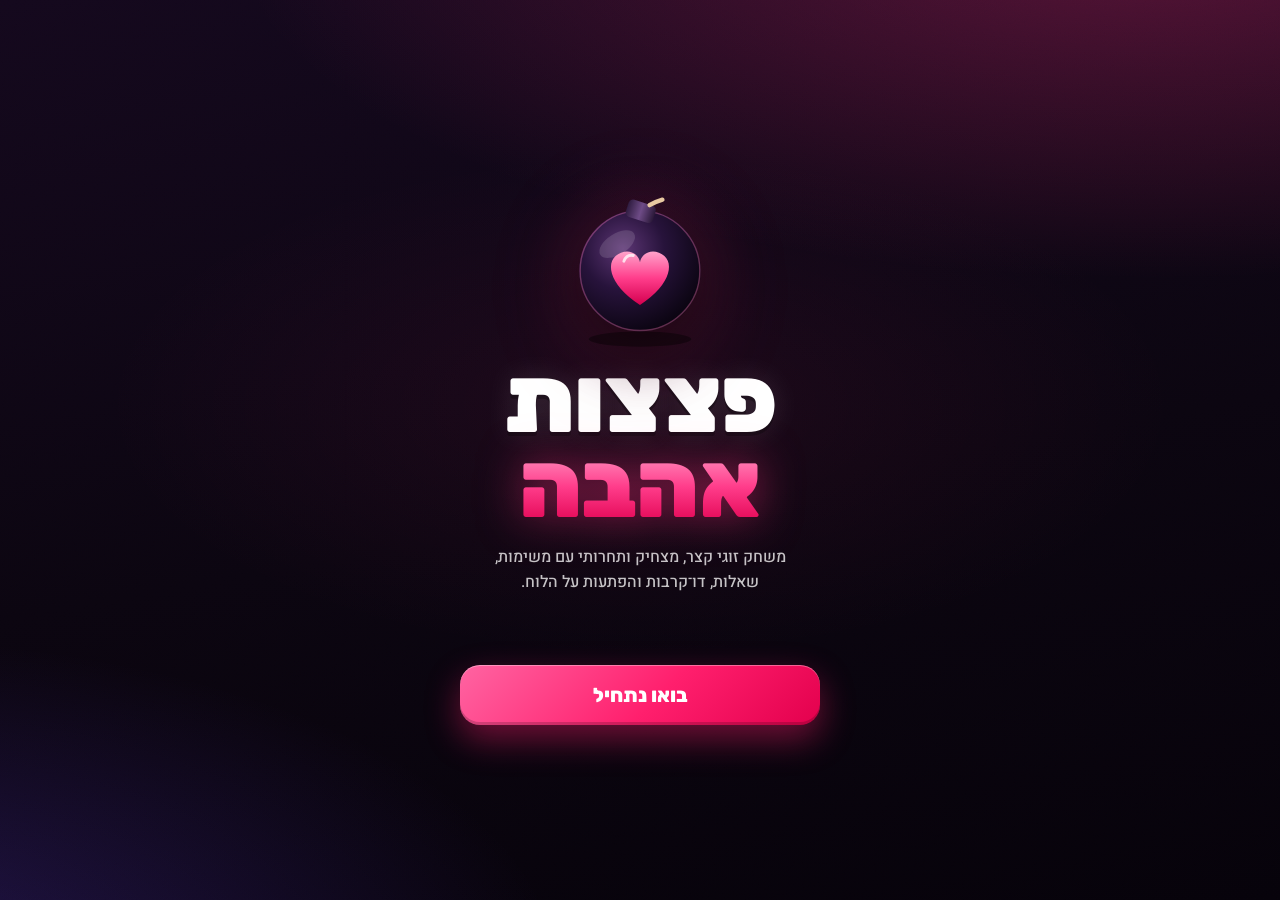
<file: premium/index.html>
<!DOCTYPE html>
<html lang="he" dir="rtl">
<head>
<meta charset="UTF-8" />
<meta name="viewport" content="width=device-width, initial-scale=1.0, viewport-fit=cover" />
<meta name="theme-color" content="#0b0510" />
<meta name="color-scheme" content="dark" />
<title>פצצות אהבה · הקופסה</title>
<link rel="manifest" href="manifest.webmanifest">
<link rel="icon" href="icons/icon.svg" type="image/svg+xml">
<link rel="apple-touch-icon" href="icons/icon-180.png">
<meta name="apple-mobile-web-app-capable" content="yes">
<meta name="mobile-web-app-capable" content="yes">
<meta name="apple-mobile-web-app-status-bar-style" content="black-translucent">
<meta name="apple-mobile-web-app-title" content="פצצות אהבה">
<link rel="preconnect" href="https://fonts.googleapis.com">
<link rel="preconnect" href="https://fonts.gstatic.com" crossorigin>
<link href="https://fonts.googleapis.com/css2?family=Heebo:wght@400;500;600;700;800;900&family=Rubik:wght@600;700;800;900&display=swap" rel="stylesheet">
<style>
/* ================= Tokens ================= */
:root{
  --bg:#0b0510;--txt:#fff;--muted:rgba(255,255,255,.76);--dim:rgba(255,255,255,.54);--line:rgba(255,255,255,.13);
  --pink:#ff2f7d;--pink2:#ff0f64;--gold:#ffcf5c;--danger:#ff4f68;
  --p1:#ff4f96;--p1rgb:255,79,150;--p2:#52b8ff;--p2rgb:82,184,255;
  --fd:"Rubik","Heebo",system-ui,sans-serif;--fb:"Heebo",system-ui,-apple-system,"Segoe UI",sans-serif;
  --sat:env(safe-area-inset-top,0px);--sab:env(safe-area-inset-bottom,0px);--sal:env(safe-area-inset-left,0px);--sar:env(safe-area-inset-right,0px);
  --ease:cubic-bezier(.22,.61,.36,1);--spring:cubic-bezier(.34,1.56,.64,1);
}
*{box-sizing:border-box;-webkit-tap-highlight-color:transparent}
html{-webkit-text-size-adjust:100%;text-size-adjust:100%}
html,body{margin:0;width:100%;height:100%;overflow:hidden;background:var(--bg);color:var(--txt);font-family:var(--fb);-webkit-font-smoothing:antialiased}
button,input,select{font-family:inherit;color:inherit}
button{cursor:pointer;touch-action:manipulation;-webkit-user-select:none;user-select:none}
button:disabled{cursor:default}
:focus{outline:none}
:focus-visible{outline:3px solid #fff;outline-offset:3px;border-radius:12px}
.sr{position:absolute!important;width:1px;height:1px;overflow:hidden;clip:rect(0 0 0 0);clip-path:inset(50%);white-space:nowrap}

/* ================= Background ================= */
.bg{position:fixed;inset:0;z-index:0;background:
  radial-gradient(120% 65% at 90% -8%,rgba(255,47,125,.30),transparent 60%),
  radial-gradient(90% 60% at -12% 108%,rgba(110,70,255,.26),transparent 62%),
  radial-gradient(60% 40% at 50% 45%,rgba(255,47,125,.07),transparent 70%),
  linear-gradient(170deg,#14081d,#0b0510 55%,#06020a)}
.bg:after{content:"";position:absolute;inset:0;opacity:.06;mix-blend-mode:overlay;background-image:url("data:image/svg+xml,%3Csvg xmlns='http://www.w3.org/2000/svg' width='160' height='160'%3E%3Cfilter id='n'%3E%3CfeTurbulence type='fractalNoise' baseFrequency='.9' numOctaves='2' stitchTiles='stitch'/%3E%3C/filter%3E%3Crect width='100%25' height='100%25' filter='url(%23n)'/%3E%3C/svg%3E")}

.screen{position:fixed;inset:0;display:none;z-index:2}.show{display:flex}

/* ================= Start / Intro ================= */
#start{overflow-y:auto;overflow-x:hidden;-webkit-overflow-scrolling:touch;overscroll-behavior:contain;scrollbar-width:none}
#start::-webkit-scrollbar{display:none}
#start.show{display:block}
.start-step{width:100%;min-height:100%}
.start-step.hide{display:none}
.hero{display:flex;align-items:center;justify-content:center;text-align:center;padding:calc(var(--sat) + 24px) calc(var(--sar) + 24px) calc(var(--sab) + 28px) calc(var(--sal) + 24px)}
.hero-inner{display:flex;flex-direction:column;align-items:center;width:100%;max-width:420px}
.emblem-wrap{position:relative;width:min(44vw,190px);aspect-ratio:1;margin-bottom:4px}
.emblem{width:100%;height:100%;overflow:visible;filter:drop-shadow(0 18px 28px rgba(0,0,0,.6)) drop-shadow(0 0 34px rgba(255,47,125,.28))}
.em-heart{transform-box:fill-box;transform-origin:50% 55%;animation:beat 2.6s ease-in-out 8.4s infinite}
.fuse{stroke-dasharray:100 100;stroke-dashoffset:-82}
.logo{margin:0;font-family:var(--fd);font-weight:900;line-height:.9;letter-spacing:-.01em;font-size:clamp(54px,17vw,94px)}
.logo span{display:block}
.logo .l1{color:#fff;text-shadow:0 4px 0 rgba(0,0,0,.28),0 0 30px rgba(255,255,255,.12)}
.logo .l2{background:linear-gradient(180deg,#ffa3cb,#ff3d8b 52%,#e0004f);-webkit-background-clip:text;background-clip:text;color:transparent;filter:drop-shadow(0 0 22px rgba(255,47,125,.55))}
.tagline{max-width:330px;margin:18px auto 0;color:var(--muted);font-size:16px;line-height:1.55;font-weight:500}
.last-win{display:none;width:fit-content;margin:16px auto 0;padding:8px 14px;border-radius:999px;border:1px solid rgba(255,207,92,.45);background:rgba(255,207,92,.1);color:#ffe29a;font-size:14px;font-weight:700}
.main{position:relative;display:block;width:100%;max-width:360px;min-height:60px;margin:26px auto 0;padding:0 24px;border:0;border-radius:20px;font-family:var(--fd);font-weight:800;font-size:20px;color:#fff;background:linear-gradient(135deg,#ff64a2,#ff1f6d 55%,#e3004d);box-shadow:0 14px 34px rgba(255,31,109,.42),inset 0 1px 0 rgba(255,255,255,.35),inset 0 -3px 0 rgba(0,0,0,.18);transition:transform .15s var(--ease),filter .2s}
.main:active{transform:translateY(2px) scale(.985);filter:brightness(1.08)}
.cta:after{content:"";position:absolute;inset:-4px;border-radius:24px;border:2px solid rgba(255,90,160,.55);opacity:0;animation:ctaGlow 2.8s ease-out 8.7s infinite;pointer-events:none}
.flash-intro{position:fixed;inset:0;pointer-events:none;z-index:4;opacity:0;background:radial-gradient(circle at 50% 30%,rgba(255,244,248,.95),rgba(255,70,140,.5) 28%,transparent 68%)}
.intro-skip{position:fixed;inset:0;z-index:6}

/* intro choreography (only runs once, base styles = final state) */
.emblem-wrap.ia{animation:emIn 2.25s var(--spring) .36s backwards,emPop 1.5s ease-out 4.68s}
.fuse.ia{animation:burn 3.09s linear 1.65s backwards}
.flash-intro.ia{animation:iflash 2.25s ease-out 4.74s backwards}
.logo .l1.ia{animation:slam 1.8s var(--spring) 4.8s backwards}
.logo .l2.ia{animation:slam2 1.8s var(--spring) 5.1s backwards}
.hero-inner.ia{animation:quake 1.26s linear 4.86s}
.tagline.ia{animation:rise 1.65s var(--ease) 6.15s backwards}
.last-win.ia{animation:rise 1.65s var(--ease) 6.6s backwards}
.cta.ia{animation:rise 1.65s var(--spring) 6.75s backwards}
.intro-done .ia{animation:none!important}
.intro-done .spark{display:none}

/* ================= Setup ================= */
.setup{display:flex;flex-direction:column;gap:12px;max-width:520px;margin:0 auto;padding:calc(var(--sat) + 18px) calc(var(--sar) + 14px) 0 calc(var(--sal) + 14px)}
.setup:not(.hide){animation:stepIn .45s var(--ease)}
.setup-head{text-align:center;margin-bottom:2px}
.logo-sm{font-family:var(--fd);font-weight:900;font-size:30px;line-height:1.1}
.logo-sm span,.title span{color:var(--pink)}
.setup-head p{margin:4px 0 0;color:var(--muted);font-size:16px;font-weight:500}
.pcard{--pc:var(--p1);--pcr:var(--p1rgb);position:relative;padding:14px 14px 12px;border-radius:22px;background:linear-gradient(160deg,rgba(var(--pcr),.12),rgba(255,255,255,.03) 55%);border:1px solid rgba(var(--pcr),.35);box-shadow:0 12px 30px rgba(0,0,0,.3),inset 0 1px 0 rgba(255,255,255,.06)}
.pcard:before{content:"";position:absolute;inset-inline-start:0;top:18px;bottom:18px;width:4px;border-radius:0 4px 4px 0;background:var(--pc);box-shadow:0 0 12px rgba(var(--pcr),.7)}
.pcard-top{display:flex;align-items:center;gap:12px;margin-bottom:10px}
.pcard-av{width:52px;height:52px;flex:0 0 52px;border-radius:50%;display:grid;place-items:center;font-size:30px;background:radial-gradient(circle at 35% 30%,#3a2350,#12081c);box-shadow:0 0 0 3px var(--pc),0 0 20px rgba(var(--pcr),.5)}
.pcard h2{margin:0;font-family:var(--fd);font-size:22px;font-weight:800;color:var(--pc)}
.prow{display:grid;grid-template-columns:minmax(0,1fr) auto;gap:10px;align-items:end}
.fcol{min-width:0}
.fl{display:block;margin:0 2px 6px;color:var(--muted);font-size:13px;font-weight:700}
.pcard input{width:100%;height:50px;padding:0 14px;border-radius:14px;border:1px solid rgba(255,255,255,.14);background:rgba(0,0,0,.28);color:#fff;font-size:17px;font-weight:600;transition:border-color .2s,box-shadow .2s}
.pcard input::placeholder{color:rgba(255,255,255,.35)}
.pcard input:focus{border-color:var(--pc);box-shadow:0 0 0 3px rgba(var(--pcr),.25)}
.seg{display:flex;gap:4px;height:50px;padding:4px;border-radius:14px;background:rgba(0,0,0,.3);border:1px solid rgba(255,255,255,.1)}
.seg button{min-width:58px;padding:0 10px;border:0;border-radius:10px;background:transparent;color:var(--muted);font-weight:800;font-size:15px;transition:background .2s,color .2s}
.seg button.on{background:linear-gradient(135deg,rgba(var(--pcr),1),rgba(var(--pcr),.72));color:#fff;box-shadow:0 4px 12px rgba(var(--pcr),.4)}
.pcard>.fl{margin-top:12px}
.eg{display:flex;gap:8px;overflow-x:auto;overflow-y:hidden;scroll-snap-type:x proximity;padding:4px 4px 8px;margin:0 -4px;scrollbar-width:none;-webkit-mask-image:linear-gradient(90deg,transparent,#000 16px,#000 calc(100% - 16px),transparent);mask-image:linear-gradient(90deg,transparent,#000 16px,#000 calc(100% - 16px),transparent)}
.eg::-webkit-scrollbar{display:none}
.emoji{position:relative;flex:0 0 48px;height:48px;border-radius:14px;border:1px solid rgba(255,255,255,.12);background:rgba(255,255,255,.05);font-size:26px;line-height:1;scroll-snap-align:start;transition:transform .15s var(--ease),background .2s,box-shadow .2s}
.emoji:active{transform:scale(.92)}
.emoji.sel{background:rgba(var(--pcr),.22);border-color:transparent;box-shadow:0 0 0 2.5px var(--pc),0 0 16px rgba(var(--pcr),.5)}
.emoji.taken:after{content:"";position:absolute;top:4px;inset-inline-end:4px;width:8px;height:8px;border-radius:50%;background:var(--oc,#fff);box-shadow:0 0 0 2px #1a0d26}
#e1 .emoji.taken{--oc:var(--p2)}#e2 .emoji.taken{--oc:var(--p1)}
.pair-sep{display:flex;align-items:center;gap:10px;margin:-4px 20px;color:var(--pink);font-size:16px}
.pair-sep:before,.pair-sep:after{content:"";flex:1;height:1px;background:linear-gradient(90deg,transparent,rgba(255,47,125,.45),transparent)}
.drink-card{padding:14px;border-radius:22px;background:rgba(255,255,255,.04);border:1px solid var(--line)}
.drink-opts{display:grid;grid-template-columns:repeat(3,minmax(0,1fr));gap:8px}
.drink-opts button{display:grid;justify-items:center;gap:2px;padding:12px 4px 10px;min-height:92px;border-radius:16px;border:1px solid rgba(255,255,255,.12);background:rgba(0,0,0,.22);transition:all .2s var(--ease)}
.drink-opts .di{font-size:26px;line-height:1.1}
.drink-opts b{font-size:15px;font-weight:800}
.drink-opts small{font-size:12px;color:var(--dim);font-weight:600}
.drink-opts button.on{background:linear-gradient(160deg,rgba(255,47,125,.28),rgba(255,47,125,.08));border-color:rgba(255,90,160,.8);box-shadow:0 0 0 1px rgba(255,90,160,.5),0 8px 22px rgba(255,31,109,.25)}
.drink-opts button.on small{color:#ffc2da}
.cta-bar{position:sticky;bottom:0;margin-top:auto;padding:14px 0 calc(var(--sab) + 14px);background:linear-gradient(to top,rgba(11,5,16,.97) 62%,rgba(11,5,16,0))}
.cta-bar .main{margin:0 auto}

/* ================= Game layout ================= */
#game{padding:calc(var(--sat) + 8px) calc(var(--sar) + 10px) calc(var(--sab) + 10px) calc(var(--sal) + 10px)}
#game.show .top{animation:dropIn .5s var(--ease)}
#game.show .moves{animation:riseIn .5s var(--ease) .08s backwards}
.wrap{width:100%;max-width:480px;margin:0 auto;height:100%;display:grid;grid-template-rows:auto minmax(0,1fr) auto;gap:10px}
.top{display:grid;gap:8px}
.head{display:grid;grid-template-columns:1fr auto 1fr;align-items:center;gap:8px;min-height:44px}
.set{justify-self:start;width:44px;height:44px;display:grid;place-items:center;border-radius:14px;border:1px solid var(--line);background:rgba(255,255,255,.06);transition:transform .15s,background .2s}
.set:active{transform:scale(.92);background:rgba(255,255,255,.12)}
.set svg{width:22px;height:22px}
.title{font-family:var(--fd);font-weight:900;font-size:19px;letter-spacing:.01em;white-space:nowrap;-webkit-user-select:none;user-select:none}
.turn{justify-self:end;display:flex;align-items:center;gap:6px;height:32px;padding:0 12px;border-radius:999px;background:rgba(255,255,255,.07);border:1px solid var(--line);font-weight:800;font-size:13px;white-space:nowrap}
.turn.endgame{border-color:rgba(255,79,104,.8);background:rgba(255,79,104,.18);color:#ffd0d7}
.turn.endgame:before{content:"🔥"}
.players{display:grid;grid-template-columns:minmax(0,1fr) 26px minmax(0,1fr);align-items:center;gap:6px}
.vs{font-family:var(--fd);font-weight:900;font-size:13px;color:var(--dim);text-align:center}
.pc{--pc:var(--p1);--pcr:var(--p1rgb);position:relative;display:flex;align-items:center;gap:8px;min-width:0;height:60px;padding:0 8px;border-radius:18px;background:rgba(255,255,255,.045);border:1px solid rgba(255,255,255,.08);opacity:.6;transform:scale(.97);transition:opacity .35s var(--ease),transform .35s var(--ease),background .35s,border-color .35s,box-shadow .35s}
#pc1{--pc:var(--p2);--pcr:var(--p2rgb)}
.pc.a{opacity:1;transform:none;background:linear-gradient(135deg,rgba(var(--pcr),.3),rgba(var(--pcr),.08));border-color:rgba(var(--pcr),.85);box-shadow:0 0 0 1px rgba(var(--pcr),.35),0 8px 26px rgba(var(--pcr),.28)}
.pc.turn-in{animation:cardPing .6s var(--spring)}
.av{flex:0 0 40px;height:40px;border-radius:50%;display:grid;place-items:center;font-size:22px;line-height:1;background:radial-gradient(circle at 35% 30%,#3a2350,#12081c);box-shadow:0 0 0 2px rgba(var(--pcr),.75)}
.pinfo{display:flex;flex-direction:column;justify-content:center;min-width:0;flex:1}
.pname{font-weight:800;font-size:15px;line-height:1.2;overflow:hidden;text-overflow:ellipsis;white-space:nowrap}
.pturn{max-height:0;opacity:0;overflow:hidden;font-size:12px;font-weight:800;line-height:1.3;color:var(--pc);white-space:nowrap;text-overflow:ellipsis;transition:max-height .3s,opacity .3s}
.pc.a .pturn{max-height:18px;opacity:1}
.wins{position:absolute;bottom:-7px;inset-inline-start:4px;display:flex;align-items:center;gap:1px;padding:0 6px;border-radius:999px;background:#2a1a08;border:1px solid rgba(255,207,92,.55);color:#ffe29a;font-size:12px;font-weight:800;line-height:1.45;box-shadow:0 2px 6px rgba(0,0,0,.4)}
.wins:before{content:"🏆";font-size:10px}
.fx{position:absolute;top:-7px;inset-inline-start:8px;padding:1px 7px;border-radius:999px;background:var(--pc);color:#fff;font-size:12px;font-weight:900;box-shadow:0 2px 8px rgba(0,0,0,.4)}
.fx:empty{display:none}

/* ================= Board ================= */
.board-wrap{position:relative;min-height:0;display:grid;place-items:center;container-type:size}
.board-frame{position:relative;width:min(100cqw,75cqh);aspect-ratio:3/4;--gap:clamp(3px,1.2cqw,6px);--bp:clamp(5px,1.7cqw,9px)}
@supports not (width:1cqw){.board-frame{width:min(94vw,50vh)}}
.board{position:absolute;inset:0;display:grid;grid-template-columns:repeat(6,1fr);grid-template-rows:repeat(8,1fr);gap:var(--gap);padding:var(--bp);border-radius:22px;direction:ltr;container-type:inline-size;perspective:700px;
  background:linear-gradient(165deg,#1d0e2b,#12081c 70%);
  box-shadow:0 0 0 1.5px rgba(255,80,150,.42),0 0 0 6px rgba(255,47,125,.06),0 24px 60px rgba(0,0,0,.55),0 0 46px rgba(255,47,125,.16),inset 0 1px 0 rgba(255,255,255,.07)}
#game.show .board-frame{animation:fadeIn .55s ease}
.board:after{content:"";position:absolute;inset:-3px;border-radius:25px;pointer-events:none;opacity:0;box-shadow:0 0 0 2px rgba(255,79,104,.95),0 0 34px rgba(255,79,104,.6)}
.board.endgame:after{animation:heartbeat 1.5s ease-in-out infinite}
.board.shake{animation:shake .5s cubic-bezier(.36,.07,.19,.97)}
.layer,.tokens{position:absolute;inset:var(--bp);pointer-events:none}
.layer{display:grid;grid-template-columns:repeat(6,1fr);grid-template-rows:repeat(8,1fr);gap:var(--gap);direction:ltr}
.tokens{container-type:inline-size;animation:fadeIn .5s ease .35s backwards}

.cell{position:relative;display:grid;place-items:center;border-radius:22%;overflow:hidden;
  background:linear-gradient(155deg,#4a2465,#2c1443 58%,#221034);
  box-shadow:inset 0 1px 0 rgba(255,255,255,.17),inset 0 -2px 0 rgba(0,0,0,.35),0 2px 3px rgba(0,0,0,.35);
  transition:transform .2s var(--ease),box-shadow .25s,background .3s}
.cell:not(.seen):not(.start):not(.goal):before{content:"";position:absolute;inset:0;background:linear-gradient(90deg,transparent 45%,rgba(255,110,175,.14) 45% 55%,transparent 55%),linear-gradient(180deg,transparent 45%,rgba(255,110,175,.14) 45% 55%,transparent 55%)}
.cell:after{content:"";position:absolute;inset:0;border-radius:inherit;background:linear-gradient(160deg,rgba(255,255,255,.1),transparent 45%);pointer-events:none}
.seal{position:relative;z-index:1;width:34%;aspect-ratio:1;background:radial-gradient(circle at 35% 30%,#ff9ccb,#e0226d 70%);opacity:.72;
  -webkit-mask:url("data:image/svg+xml,%3Csvg xmlns='http://www.w3.org/2000/svg' viewBox='0 0 24 24'%3E%3Cpath d='M12 21s-7.5-4.6-9.6-9.2C.9 8.4 3 5 6.4 5c2.1 0 3.6 1.2 4.4 2.6h2.4C14 6.2 15.5 5 17.6 5 21 5 23.1 8.4 21.6 11.8 19.5 16.4 12 21 12 21z'/%3E%3C/svg%3E") center/contain no-repeat;
  mask:url("data:image/svg+xml,%3Csvg xmlns='http://www.w3.org/2000/svg' viewBox='0 0 24 24'%3E%3Cpath d='M12 21s-7.5-4.6-9.6-9.2C.9 8.4 3 5 6.4 5c2.1 0 3.6 1.2 4.4 2.6h2.4C14 6.2 15.5 5 17.6 5 21 5 23.1 8.4 21.6 11.8 19.5 16.4 12 21 12 21z'/%3E%3C/svg%3E") center/contain no-repeat}
.cell.seen{box-shadow:inset 0 2px 7px rgba(0,0,0,.5),inset 0 0 0 1px rgba(255,255,255,.1)}
.cell.seen.kiss{background:linear-gradient(155deg,#9a2158,#4a0f2c)}
.cell.seen.task{background:linear-gradient(155deg,#9a5512,#45220a)}
.cell.seen.question{background:linear-gradient(155deg,#5a33a0,#26124d)}
.cell.seen.temptation{background:linear-gradient(155deg,#8f6a08,#3f1c08)}
.cell.seen.duel{background:linear-gradient(135deg,#8a1b3a 0 50%,#1e3a80 50% 100%)}
.cell.seen.drink{background:linear-gradient(155deg,#8a7020,#3b2a0c)}
.cell.seen.empty{background:linear-gradient(155deg,#34304a,#1b1826)}
.cell.seen.bomb{background:linear-gradient(155deg,#4a2465,#221034)}
.icon{position:relative;z-index:1;font-size:calc(100cqw / 6 * .44);line-height:1;filter:drop-shadow(0 2px 3px rgba(0,0,0,.5))}
.cell.start{background:linear-gradient(155deg,#1f5da0,#0f2a52);box-shadow:inset 0 0 0 2px rgba(110,190,255,.75),0 0 16px rgba(80,170,255,.35)}
.cell.goal{background:radial-gradient(circle at 50% 38%,#fff0b8,#f0b42a 50%,#8a5a06);box-shadow:inset 0 0 0 2px #ffe8a0,0 0 20px rgba(255,207,92,.6)}
.cell.goal:before{content:"";position:absolute;inset:0;background:linear-gradient(115deg,transparent 30%,rgba(255,255,255,.55) 45%,transparent 60%);transform:translateX(-120%);animation:sheen 4.5s ease-in-out 1.5s infinite}
.cell.goal .icon{font-size:calc(100cqw / 6 * .56)}
.badge{position:absolute;z-index:2;left:50%;bottom:7%;transform:translateX(-50%);padding:1px 5px;border-radius:6px;background:rgba(0,0,0,.35);color:#cfe8ff;font-size:max(9px,calc(100cqw / 6 * .17));font-weight:800;white-space:nowrap}
.cell.reach{cursor:pointer;box-shadow:inset 0 0 0 2px rgba(var(--pcr),.95),0 0 14px rgba(var(--pcr),.5);animation:reach 1.6s ease-in-out infinite}
.cell.reach:active{transform:scale(.92)}
@media (hover:hover){.cell.reach:hover{transform:scale(1.05)}}
.cell.glow{z-index:3;transform:scale(1.1);box-shadow:0 0 0 2px #fff,0 0 24px rgba(var(--pcr,255,47,125),.85)}
.cell.flip{animation:flip .34s ease}
.cell.home{z-index:3;animation:home 1s var(--ease)}
.preview{position:absolute;z-index:5;font-size:calc(100cqw / 6 * .62);line-height:1;filter:drop-shadow(0 0 10px rgba(255,255,255,.55));animation:popIn .36s var(--spring)}

.tk{--pc:var(--p1);--pcr:var(--p1rgb);position:absolute;z-index:9;width:calc((100cqw - 5 * var(--gap)) / 6 * .7);aspect-ratio:1;border-radius:50%;display:grid;place-items:center;font-size:calc((100cqw - 5 * var(--gap)) / 6 * .42);line-height:1;
  background:radial-gradient(circle at 35% 30%,#43285c,#12081c);box-shadow:0 0 0 2.5px var(--pc),0 5px 12px rgba(0,0,0,.6),0 0 14px rgba(var(--pcr),.55);
  transform:translate(-50%,-50%);transition:left .28s cubic-bezier(.22,.61,.36,1),top .28s cubic-bezier(.22,.61,.36,1),transform .16s ease,filter .18s}
#t1{--pc:var(--p2);--pcr:var(--p2rgb)}
.tk.active{z-index:10}
.tk.active:after{content:"";position:absolute;inset:-3px;border-radius:50%;border:2px solid var(--pc);animation:tkPulse 1.9s ease-out infinite}
.tk.land{transform:translate(-50%,-50%) scale(1.18)}
.tk.warp{filter:brightness(2.2) saturate(1.4);transform:translate(-50%,-50%) scale(.6)}
.tokens.snap .tk{transition:none}

.turn-banner{--pc:var(--p1);--pcr:var(--p1rgb);position:absolute;left:50%;top:50%;z-index:12;display:flex;align-items:center;gap:12px;padding:12px 22px 12px 16px;border-radius:999px;background:rgba(14,7,22,.92);box-shadow:0 0 0 2px var(--pc),0 18px 40px rgba(0,0,0,.6),0 0 34px rgba(var(--pcr),.45);transform:translate(-50%,-50%);opacity:0;pointer-events:none;white-space:nowrap}
.turn-banner.show{animation:tbIn 1.2s var(--ease) forwards}
.tb-av{width:44px;height:44px;border-radius:50%;display:grid;place-items:center;font-size:26px;background:rgba(var(--pcr),.2);box-shadow:0 0 0 2px var(--pc)}
.tb-txt{display:grid;font-family:var(--fd);font-weight:800;font-size:21px;line-height:1.15}
.tb-txt small{font-family:var(--fb);font-size:12px;font-weight:800;color:var(--pc)}

/* ================= Controls ================= */
.moves{--pc:var(--p1);--pcr:var(--p1rgb);direction:ltr;display:grid;grid-template-columns:repeat(3,minmax(0,1fr));grid-template-areas:". u ." "l d r";gap:8px;width:min(100%,330px);margin:0 auto;padding-bottom:4px}
#u{grid-area:u}#d{grid-area:d}#l{grid-area:l}#r{grid-area:r}
.mv{height:54px;display:grid;place-items:center;border:0;border-radius:18px;color:#fff;
  background:linear-gradient(165deg,rgba(var(--pcr),1),rgba(var(--pcr),.66));
  box-shadow:0 5px 0 rgba(0,0,0,.42),0 10px 22px rgba(var(--pcr),.28),inset 0 1px 0 rgba(255,255,255,.4);
  transition:transform .08s,box-shadow .08s,background .3s,opacity .2s}
.mv svg{width:28px;height:28px;filter:drop-shadow(0 1px 1px rgba(0,0,0,.3))}
#d svg{transform:rotate(180deg)}#l svg{transform:rotate(-90deg)}#r svg{transform:rotate(90deg)}
.mv:active:not(:disabled){transform:translateY(4px);box-shadow:0 1px 0 rgba(0,0,0,.42),0 4px 12px rgba(var(--pcr),.25),inset 0 1px 0 rgba(255,255,255,.4)}
.mv:disabled{background:rgba(255,255,255,.05);box-shadow:inset 0 0 0 1px rgba(255,255,255,.08);color:rgba(255,255,255,.22)}

/* ================= Modal ================= */
.modal{position:fixed;inset:0;z-index:20;display:none;align-items:center;justify-content:center;padding:calc(var(--sat) + 16px) calc(var(--sar) + 14px) calc(var(--sab) + 16px) calc(var(--sal) + 14px);background:radial-gradient(circle at 50% 42%,rgba(35,12,48,.6),rgba(5,2,8,.9));-webkit-backdrop-filter:blur(7px);backdrop-filter:blur(7px)}
.modal.show{display:flex;animation:fadeIn .22s ease}
.mc{--acc:#ff5a9b;--accr:255,79,150;--cA:#2b1239;--cB:#140a1e;position:relative;width:100%;max-width:440px;max-height:100%;overflow:auto;overscroll-behavior:contain;padding:26px 20px 20px;border-radius:28px;text-align:center;
  background:radial-gradient(120% 70% at 50% 0%,rgba(var(--accr),.26),transparent 62%),linear-gradient(170deg,var(--cA),var(--cB));
  border:1px solid rgba(var(--accr),.35);box-shadow:0 30px 80px rgba(0,0,0,.7),0 0 60px rgba(var(--accr),.16),inset 0 1px 0 rgba(255,255,255,.1)}
.mc{scrollbar-width:thin;scrollbar-color:rgba(255,255,255,.2) transparent}
.mc:focus-visible{outline:none}
.mc.enter{animation:cardIn .44s var(--spring)}
.mc>*{position:relative;z-index:1}
.m-fx{position:absolute!important;inset:0;z-index:0!important;overflow:hidden;border-radius:inherit;pointer-events:none}
.m-head:empty{display:none}
.mi{font-size:62px;line-height:1.05;filter:drop-shadow(0 8px 18px rgba(var(--accr),.55))}
.mc.enter .mi{animation:iconIn .55s var(--spring)}
.mi:empty{display:none}
.mt{display:inline-block;margin:10px auto 14px;padding:6px 14px;border-radius:999px;font-family:var(--fd);font-weight:800;font-size:15px;color:var(--acc);background:rgba(var(--accr),.13);border:1px solid rgba(var(--accr),.38)}
.mt:empty{display:none}
.mx{color:#fff}
.mx:empty{display:none}
.prompt{margin:2px 0 0;font-size:clamp(21px,5.9vw,25px);line-height:1.42;font-weight:700;text-wrap:balance}
.prompt.sm{font-size:clamp(17px,4.7vw,19px);font-weight:600;color:rgba(255,255,255,.93);line-height:1.5}
.note{margin:14px 0 0;font-size:15px;line-height:1.55;color:var(--muted)}
.nm{font-weight:900;color:var(--pc,#fff)}
.nm.p0{--pc:var(--p1)}.nm.p1{--pc:var(--p2)}
.outcomes{display:flex;flex-wrap:wrap;justify-content:center;gap:8px;margin-top:16px}
.oc{padding:8px 13px;border-radius:12px;font-weight:700;font-size:15px}
.oc b{font-weight:900}
.oc.good{background:rgba(22,199,132,.14);color:#7af5c2;border:1px solid rgba(22,199,132,.42)}
.oc.bad{background:rgba(255,79,104,.14);color:#ffa3b0;border:1px solid rgba(255,79,104,.42)}
.goal-card{display:flex;align-items:center;gap:12px;text-align:start;padding:12px 14px;margin-bottom:12px;border-radius:16px;background:linear-gradient(135deg,rgba(255,207,92,.17),rgba(255,207,92,.05));border:1px solid rgba(255,207,92,.38)}
.goal-card .gi{font-size:32px;line-height:1}
.goal-card b{display:block;font-size:17px;color:#ffe29a}
.goal-card small{display:block;margin-top:2px;font-size:14px;color:var(--muted)}
.legend{list-style:none;margin:0;padding:0;display:grid;grid-template-columns:1fr 1fr;gap:8px;text-align:start}
.legend.wide{grid-template-columns:1fr}
.legend li{display:flex;align-items:center;gap:9px;min-height:44px;padding:8px 10px;border-radius:12px;background:rgba(255,255,255,.05);border:1px solid rgba(255,255,255,.06);font-size:15px;font-weight:600;line-height:1.35}
.lg-i{flex:0 0 auto;font-size:20px;line-height:1}
.lg-i.chip{padding:3px 6px;border-radius:6px;background:#1f5da0;font-size:12px;font-weight:800}
.rows{list-style:none;margin:0;padding:0;display:grid;gap:6px;text-align:start}
.rows li{padding:11px 13px;border-radius:12px;background:rgba(255,255,255,.05);border:1px solid rgba(255,255,255,.06);font-size:15px;line-height:1.45}
.steps{list-style:none;counter-reset:s;margin:0;padding:0;display:grid;gap:10px;text-align:start}
.steps li{counter-increment:s;display:flex;gap:10px;align-items:flex-start;font-size:16px;line-height:1.5}
.steps li:before{content:counter(s);flex:0 0 28px;height:28px;border-radius:50%;display:grid;place-items:center;background:rgba(var(--accr),.2);color:var(--acc);font-weight:900;font-size:14px}
.ma{position:sticky;bottom:-20px;z-index:2;display:grid;grid-template-columns:1fr;gap:10px;margin:22px -20px -20px;padding:4px 20px 20px;background:linear-gradient(to top,var(--cB) 72%,rgba(0,0,0,0))}
.ma[data-n="2"]{grid-template-columns:1fr 1fr}
.mb{min-height:56px;padding:10px 14px;border:0;border-radius:18px;font-family:var(--fd);font-weight:800;font-size:17px;line-height:1.2;color:#fff;overflow-wrap:anywhere;
  background:linear-gradient(135deg,#ff64a2,#ff1f6d 60%,#e0004f);box-shadow:0 10px 24px rgba(255,31,109,.32),inset 0 1px 0 rgba(255,255,255,.3);transition:transform .12s var(--ease),filter .15s}
.mb:active:not(:disabled){transform:scale(.965)}
.mb:disabled{opacity:.8}
.mb.alt{background:rgba(255,255,255,.08);box-shadow:inset 0 0 0 1px rgba(255,255,255,.16)}
.mb.good{background:linear-gradient(135deg,#34e8a6,#12b877 60%,#08965e);box-shadow:0 10px 24px rgba(18,184,119,.28),inset 0 1px 0 rgba(255,255,255,.3)}
.mb.bad{background:linear-gradient(135deg,#ff7d8d,#ff3b55 60%,#d61e3a);box-shadow:0 10px 24px rgba(255,59,85,.28),inset 0 1px 0 rgba(255,255,255,.3)}
.mb.duel-p0{background:linear-gradient(135deg,rgba(var(--p1rgb),1),rgba(var(--p1rgb),.68));box-shadow:0 10px 24px rgba(var(--p1rgb),.3),inset 0 1px 0 rgba(255,255,255,.3)}
.mb.duel-p1{background:linear-gradient(135deg,rgba(var(--p2rgb),1),rgba(var(--p2rgb),.66));box-shadow:0 10px 24px rgba(var(--p2rgb),.3),inset 0 1px 0 rgba(255,255,255,.3)}

/* timer */
.timer-box{display:grid;justify-items:center;gap:6px;margin:18px auto 0}
.timer-box .ring{grid-area:1/1;width:112px;height:112px;transform:rotate(-90deg)}
.ring-bg{fill:none;stroke:rgba(255,255,255,.1);stroke-width:7}
.ring-fg{fill:none;stroke:var(--acc);stroke-width:7;stroke-linecap:round;stroke-dasharray:100;stroke-dashoffset:0;animation:ringDown var(--dur,10s) linear forwards;filter:drop-shadow(0 0 6px rgba(var(--accr),.7))}
.timer-display{grid-area:1/1;align-self:center;font-family:var(--fd);font-size:40px;font-weight:900;color:#fff;line-height:1}
.timer-box>.timer-btn{grid-row:2;border:0;background:none;padding:0;color:var(--muted);font-size:13px;font-weight:700}
.timer-box>button.timer-btn{padding:10px 16px;border-radius:999px;border:1px solid rgba(255,207,92,.45);background:rgba(255,207,92,.12);color:#ffd166;font-weight:800}
.timer-box.urgent .timer-display{color:#ff7d8d;animation:tick 1s ease-in-out infinite}
.timer-box.urgent .ring-fg{stroke:#ff5a6e}
.timer-box.done .timer-display{font-size:24px;color:#ff9aa9}
.emoji-task{margin-top:10px;padding:9px;border:1px solid var(--line);border-radius:13px;background:rgba(255,255,255,.06)}
.emoji-picked{min-height:30px;margin-bottom:8px;font-size:24px;font-weight:900;color:#ffd166}
.emoji-mini{display:grid;grid-template-columns:repeat(6,1fr);gap:5px}
.emoji-mini button{height:40px;border:1px solid var(--line);border-radius:9px;background:rgba(255,255,255,.08);font-size:18px}
.emoji-mini button.sel{border-color:var(--gold);background:rgba(255,209,102,.22)}

/* ---- event themes ---- */
.mc[data-theme=kiss]{--acc:#ff7aad;--accr:255,79,150;--cA:#3d0f29;--cB:#1a0712}
.mc[data-theme=task]{--acc:#ffb547;--accr:255,160,40;--cA:#35200a;--cB:#170d05}
.mc[data-theme=task]:before{content:"";position:absolute;inset:0 0 auto;height:120px;border-radius:28px 28px 0 0;opacity:.5;pointer-events:none;background:repeating-linear-gradient(-45deg,rgba(255,170,60,.08) 0 12px,transparent 12px 24px);-webkit-mask-image:linear-gradient(#000,transparent);mask-image:linear-gradient(#000,transparent)}
.mc[data-theme=question]{--acc:#bca4ff;--accr:150,120,255;--cA:#251741;--cB:#110a20}
.mc[data-theme=question] .prompt{position:relative;padding:16px 18px;border-radius:22px 22px 6px 22px;background:rgba(255,255,255,.07);border:1px solid rgba(150,120,255,.35)}
.mc[data-theme=duel]{--acc:#ff6b86;--accr:255,70,110;--cB:#0e0a1c;background:linear-gradient(115deg,rgba(var(--p2rgb),.2) 0 50%,rgba(var(--p1rgb),.2) 50% 100%),linear-gradient(170deg,#1f0d1f,#0e0a1c);border-color:rgba(255,255,255,.18)}
.mc[data-theme=duel] .ma{background:none}
.mc[data-theme=risk]{--acc:#ffd23f;--accr:255,200,40;--cA:#2c1206;--cB:#130605;border-color:rgba(255,90,60,.45);box-shadow:0 30px 80px rgba(0,0,0,.7),0 0 60px rgba(255,80,40,.22)}
.mc[data-theme=risk]:before{content:"";position:absolute;inset:0 0 auto;height:9px;border-radius:28px 28px 0 0;background:repeating-linear-gradient(-45deg,#ffd23f 0 10px,#1a0a05 10px 20px);opacity:.9;pointer-events:none}
.mc.enter[data-theme=risk] .mi{animation:iconIn .55s var(--spring),wobble 1s ease-in-out .55s 2}
.mc[data-theme=victory]{--acc:#ffd66b;--accr:255,200,80;--cA:#35240a;--cB:#140c04;padding-top:16px}
.mc[data-theme=confirm]{--acc:#ff8494;--accr:255,79,104}
.mc[data-theme=settings] .ma{position:static;margin:4px 0 0;padding:0;background:none;grid-template-columns:1fr 1fr}
.mb.primary{grid-column:1/-1}
.mb.wide{grid-column:1/-1}
.mb.danger-ghost{min-height:46px;margin-top:10px;font-size:15px;background:transparent;color:#ff9aa9;box-shadow:inset 0 0 0 1px rgba(255,79,104,.4)}
.fh{position:absolute;bottom:-30px;left:var(--x);font-size:var(--s);color:rgba(255,120,175,.55);animation:floatUp 3.2s ease-out var(--d) forwards}

/* duel VS header */
.vs-row{display:grid;grid-template-columns:minmax(0,1fr) auto minmax(0,1fr);align-items:center;gap:6px;margin:0 0 4px}
.vs-p{display:grid;justify-items:center;gap:6px;min-width:0}
.vs-av{width:66px;height:66px;border-radius:50%;display:grid;place-items:center;font-size:36px;background:radial-gradient(circle at 35% 30%,#43285c,#12081c);box-shadow:0 0 0 3px var(--pc),0 0 26px rgba(var(--pcr),.55)}
.vs-n{max-width:100%;font-weight:800;font-size:15px;color:var(--pc);overflow:hidden;text-overflow:ellipsis;white-space:nowrap}
.vs-mid{display:grid;justify-items:center;font-family:var(--fd);font-weight:900}
.vs-sw{font-size:34px;filter:drop-shadow(0 0 12px rgba(255,255,255,.4))}
.vs-t{font-size:16px;letter-spacing:.08em;color:#fff}
.mc.enter .vs-p:first-child{animation:vsR .5s var(--spring)}
.mc.enter .vs-p:last-child{animation:vsL .5s var(--spring)}
.mc.enter .vs-mid{animation:vsMid .6s var(--spring) .12s backwards}

/* victory */
.win-stage{position:relative;height:150px;display:grid;place-items:center}
.win-rays{position:absolute;left:50%;top:50%;width:280px;height:280px;margin:-140px 0 0 -140px;background:repeating-conic-gradient(from 0deg,rgba(255,214,107,.2) 0 9deg,transparent 9deg 18deg);-webkit-mask:radial-gradient(circle,#000 18%,transparent 66%);mask:radial-gradient(circle,#000 18%,transparent 66%);animation:spin 22s linear infinite}
.win-trophy{position:relative;font-size:94px;line-height:1;filter:drop-shadow(0 10px 30px rgba(255,200,80,.6));animation:trophyIn .8s var(--spring) both}
.win-av{position:absolute;bottom:6px;left:50%;margin-left:26px;width:56px;height:56px;border-radius:50%;display:grid;place-items:center;font-size:31px;background:radial-gradient(circle at 35% 30%,#43285c,#12081c);box-shadow:0 0 0 3px var(--pc),0 6px 18px rgba(0,0,0,.5);animation:popIn .5s var(--spring) .45s both}
.win-name{font-family:var(--fd);font-size:clamp(30px,9vw,40px);font-weight:900;line-height:1.1;color:#fff;text-shadow:0 0 24px rgba(var(--accr),.5);overflow-wrap:anywhere;animation:rise .5s var(--ease) .25s both}
.win-verb{margin-top:2px;font-family:var(--fd);font-size:19px;font-weight:800;color:var(--acc);animation:rise .5s var(--ease) .35s both}
.win-line{margin:12px 0 0;font-size:17px;line-height:1.5;color:rgba(255,255,255,.9);animation:rise .5s var(--ease) .45s both}
.win-meta{display:flex;flex-wrap:wrap;justify-content:center;gap:8px;margin-top:14px;animation:rise .5s var(--ease) .55s both}
.wm{padding:7px 12px;border-radius:999px;background:rgba(255,214,107,.12);border:1px solid rgba(255,214,107,.36);color:#ffe29a;font-weight:700;font-size:14px}
.wm b{font-family:var(--fd);font-weight:900}
.stats{display:grid;grid-template-columns:repeat(3,minmax(0,1fr));gap:8px;margin-top:16px;animation:rise .5s var(--ease) .65s both}
.stat{display:grid;gap:1px;padding:10px 4px;border-radius:14px;background:rgba(255,255,255,.05);border:1px solid rgba(255,255,255,.08)}
.stat .si{font-size:18px;line-height:1.2}
.stat b{font-family:var(--fd);font-size:22px;font-weight:900;line-height:1.2}
.stat span{font-size:12px;color:var(--muted);font-weight:600}
.win-vs{margin-top:12px;font-size:14px;color:var(--dim)}

/* ================= Toasts / banners / fx ================= */
.toast-wrap{position:fixed;z-index:30;left:50%;top:calc(var(--sat) + 128px);transform:translateX(-50%);display:grid;justify-items:center;gap:8px;width:max-content;max-width:calc(100vw - 32px);pointer-events:none}
.toast{padding:10px 16px;border-radius:14px;background:rgba(22,11,32,.94);border:1px solid rgba(255,255,255,.16);box-shadow:0 12px 30px rgba(0,0,0,.5);font-size:15px;font-weight:700;line-height:1.4;text-align:center;white-space:pre-line;animation:toastIn .32s var(--spring);transition:opacity .22s,transform .22s}
.toast.out{opacity:0;transform:translateY(-8px)}
.toast.warn{border-color:rgba(255,207,92,.6)}
.toast.danger{border-color:rgba(255,79,104,.75);background:rgba(52,9,20,.94)}
.banners{position:fixed;inset:0;z-index:26;display:grid;place-items:center;padding:0 24px;pointer-events:none}
.banner{grid-area:1/1;min-width:230px;max-width:340px;padding:20px 24px 22px;border-radius:26px;text-align:center;animation:bnIn .5s var(--spring);transition:opacity .25s,transform .25s}
.banner.out{opacity:0;transform:scale(.94)}
.bn-i{font-size:52px;line-height:1.1}
.bn-t{margin-top:4px;font-family:var(--fd);font-size:32px;font-weight:900;line-height:1.15}
.bn-s{margin-top:4px;font-size:17px;font-weight:700;color:rgba(255,255,255,.88)}
.banner.bomb{background:radial-gradient(circle at 50% 25%,#ff8a3d,#d6142f 58%,#5c0414);box-shadow:0 0 0 2px rgba(255,210,140,.55),0 24px 70px rgba(214,20,47,.6);animation:bombIn .55s var(--spring)}
.banner.bomb .bn-t{font-size:44px;text-shadow:0 4px 0 rgba(0,0,0,.25)}
.banner.drink{background:linear-gradient(165deg,#4d3710,#1f1405);border:1px solid rgba(255,207,92,.55);box-shadow:0 24px 60px rgba(0,0,0,.55),0 0 40px rgba(255,207,92,.2)}
.banner.drink .bn-t{font-family:var(--fb);font-size:22px;font-weight:800;line-height:1.4}
.banner.empty{min-width:200px;padding:16px 22px;background:rgba(30,26,42,.95);border:1px solid rgba(255,255,255,.16);box-shadow:0 20px 50px rgba(0,0,0,.5)}
.banner.empty .bn-i{font-size:38px}.banner.empty .bn-t{font-size:22px}.banner.empty .bn-s{font-size:15px;color:var(--muted)}
.fxl{position:fixed;inset:0;z-index:25;pointer-events:none;overflow:hidden}
.flash{position:absolute;inset:0;background:radial-gradient(circle at var(--x) var(--y),rgba(255,246,230,.95),rgba(255,130,60,.6) 10%,rgba(255,30,80,.28) 28%,transparent 58%);animation:bflash .75s ease-out forwards}
.shock{position:absolute;width:44px;height:44px;margin:-22px 0 0 -22px;border-radius:50%;border:3px solid #ffc07a;box-shadow:0 0 18px rgba(255,140,60,.8);animation:shock .65s ease-out forwards}
.shock.s2{border-color:#ff5a8a;animation-delay:.1s;animation-duration:.8s;opacity:0}
.pt{position:absolute;left:0;top:0;font-size:var(--fs);line-height:1;will-change:transform,opacity;animation:pt var(--t) cubic-bezier(.12,.7,.3,1) forwards}
.cf{position:fixed;inset:0;pointer-events:none;overflow:hidden;z-index:24}
.c{position:absolute;top:-24px;left:var(--x);width:9px;height:14px;border-radius:2px;animation:fall var(--t) cubic-bezier(.3,.6,.5,1) var(--d) forwards}
.c.h{width:auto;height:auto;background:none;font-size:18px}

/* ================= Rotate overlay ================= */
#rotate{position:fixed;inset:0;z-index:100;display:none;flex-direction:column;align-items:center;justify-content:center;gap:12px;padding:24px;text-align:center;background:radial-gradient(circle at 50% 40%,#2a1038,#0b0510 70%)}
#rotate svg{width:64px;height:64px;animation:rotHint 2.4s ease-in-out infinite}
#rotate b{font-family:var(--fd);font-size:24px;font-weight:900}
#rotate p{margin:0;color:var(--muted);font-size:16px}
@media (orientation:landscape) and (max-height:500px){#rotate{display:flex}}

/* ================= Debug (unchanged behaviour) ================= */
.debug-panel{position:fixed;z-index:18;top:calc(var(--sat) + 8px);right:8px;display:none;width:min(300px,calc(100vw - 16px));gap:6px;padding:10px;border:1px solid rgba(255,209,102,.55);border-radius:14px;background:rgba(14,8,24,.96);box-shadow:0 14px 40px rgba(0,0,0,.45);font-size:12px}
.debug-panel.show{display:grid}
.debug-title{font-weight:900;color:#ffd166;text-align:center}
.debug-grid{display:grid;grid-template-columns:1fr 1fr;gap:5px}
.debug-panel button,.debug-panel select,.debug-panel input{min-height:34px;border-radius:9px;border:1px solid rgba(255,255,255,.22);background:rgba(255,255,255,.1);color:#fff;font-size:12px;font-weight:800}
.debug-panel input{text-align:center}
.debug-panel button{padding:6px}
.debug-panel .danger{border-color:rgba(255,79,104,.7);background:rgba(255,79,104,.18)}

/* ================= Responsive ================= */
@media (max-height:720px){
  .moves{grid-template-columns:repeat(4,minmax(0,1fr));grid-template-areas:"l u d r";width:100%;max-width:420px}
  .mv{height:50px}
}
@media (max-height:640px){
  .wrap{gap:8px}.top{gap:6px}
  .head{min-height:38px}.set{width:40px;height:40px}
  .pc{height:52px}.av{flex-basis:34px;height:34px;font-size:19px}
  .toast-wrap{top:calc(var(--sat) + 108px)}
  .mv{height:48px}
  .mi{font-size:52px}
  .win-stage{height:118px}.win-trophy{font-size:74px}.win-av{width:48px;height:48px;font-size:26px}
  .stat{padding:7px 4px}.stat b{font-size:19px}
}
@media (max-width:350px){
  .pc{padding:0 6px;gap:6px}
  .mc{padding:22px 16px 16px}.ma{margin:18px -16px -16px;padding:4px 16px 16px;bottom:-16px}
  .seg button{min-width:52px;padding:0 8px}
}
@media (max-width:430px){.debug-panel{left:8px;right:8px;max-height:50dvh;overflow:auto}}

/* ================= Keyframes ================= */
@keyframes fadeIn{from{opacity:0}to{opacity:1}}
@keyframes cardIn{from{opacity:0;transform:translateY(18px) scale(.94)}to{opacity:1;transform:none}}
@keyframes iconIn{from{opacity:0;transform:scale(.4) rotate(-14deg)}to{opacity:1;transform:none}}
@keyframes stepIn{from{opacity:0;transform:translateY(16px)}to{opacity:1;transform:none}}
@keyframes dropIn{from{opacity:0;transform:translateY(-14px)}to{opacity:1;transform:none}}
@keyframes riseIn{from{opacity:0;transform:translateY(16px)}to{opacity:1;transform:none}}
@keyframes rise{from{opacity:0;transform:translateY(14px)}to{opacity:1;transform:none}}
@keyframes emIn{0%{opacity:0;transform:translateY(-46px) scale(.55)}60%{opacity:1;transform:translateY(5px) scale(1.04)}100%{opacity:1;transform:none}}
@keyframes emPop{0%{transform:none}28%{transform:scale(1.17)}60%{transform:scale(.97)}100%{transform:none}}
@keyframes burn{from{stroke-dashoffset:0}to{stroke-dashoffset:-82}}
@keyframes iflash{0%{opacity:0}9%{opacity:1}100%{opacity:0}}
@keyframes slam{0%{opacity:0;transform:scale(2.3);filter:blur(10px)}60%{opacity:1;transform:scale(.95);filter:blur(0)}100%{opacity:1;transform:none;filter:blur(0)}}
@keyframes slam2{0%{opacity:0;transform:scale(2.3)}60%{opacity:1;transform:scale(.95)}100%{opacity:1;transform:none}}
@keyframes quake{0%,100%{transform:none}15%{transform:translate(-7px,3px) rotate(-.6deg)}30%{transform:translate(6px,-4px) rotate(.5deg)}45%{transform:translate(-5px,2px)}60%{transform:translate(4px,-1px)}80%{transform:translate(-2px,1px)}}
@keyframes beat{0%,100%{transform:scale(1)}12%{transform:scale(1.1)}24%{transform:scale(1)}36%{transform:scale(1.07)}48%{transform:scale(1)}}
@keyframes ctaGlow{0%{opacity:.8;transform:scale(1)}70%,100%{opacity:0;transform:scale(1.08,1.3)}}
@keyframes boardIn{from{opacity:0;transform:scale(.93)}to{opacity:1;transform:none}}
@keyframes reach{0%,100%{box-shadow:inset 0 0 0 2px rgba(var(--pcr),.95),0 0 14px rgba(var(--pcr),.5)}50%{box-shadow:inset 0 0 0 2px rgba(var(--pcr),.55),0 0 4px rgba(var(--pcr),.15)}}
@keyframes flip{0%{transform:scale(1.1) rotateY(0)}50%{transform:scale(.9) rotateY(90deg);filter:brightness(1.8)}100%{transform:scale(1) rotateY(0)}}
@keyframes popIn{from{opacity:0;transform:scale(.3) rotate(-14deg)}to{opacity:1;transform:none}}
@keyframes shake{0%,100%{transform:none}12%{transform:translate(-9px,4px) rotate(-1.2deg)}25%{transform:translate(8px,-5px) rotate(1deg)}40%{transform:translate(-7px,3px) rotate(-.8deg)}55%{transform:translate(6px,-2px) rotate(.5deg)}70%{transform:translate(-4px,2px)}85%{transform:translate(2px,-1px)}}
@keyframes heartbeat{0%,100%{opacity:.35}14%{opacity:1}28%{opacity:.45}42%{opacity:.9}70%{opacity:.35}}
@keyframes sheen{0%{transform:translateX(-120%)}35%,100%{transform:translateX(120%)}}
@keyframes tkPulse{0%{opacity:.9;transform:scale(1)}80%,100%{opacity:0;transform:scale(1.6)}}
@keyframes home{0%{transform:scale(1);box-shadow:inset 0 0 0 2px rgba(110,190,255,.75),0 0 0 0 rgba(110,190,255,.9)}35%{transform:scale(1.14);box-shadow:inset 0 0 0 2px #fff,0 0 0 8px rgba(110,190,255,.35)}100%{transform:scale(1);box-shadow:inset 0 0 0 2px rgba(110,190,255,.75),0 0 0 14px rgba(110,190,255,0)}}
@keyframes cardPing{0%{transform:scale(.97)}45%{transform:scale(1.05)}100%{transform:none}}
@keyframes tbIn{0%{opacity:0;transform:translate(-50%,-50%) scale(.7)}16%{opacity:1;transform:translate(-50%,-50%) scale(1.05)}26%{transform:translate(-50%,-50%) scale(1)}78%{opacity:1;transform:translate(-50%,-50%) scale(1)}100%{opacity:0;transform:translate(-50%,-50%) scale(.96)}}
@keyframes toastIn{from{opacity:0;transform:translateY(-10px) scale(.96)}to{opacity:1;transform:none}}
@keyframes bnIn{from{opacity:0;transform:scale(.8)}to{opacity:1;transform:none}}
@keyframes bombIn{0%{opacity:0;transform:scale(.4) rotate(-6deg)}55%{opacity:1;transform:scale(1.1) rotate(2deg)}100%{transform:none}}
@keyframes bflash{0%{opacity:0}10%{opacity:1}100%{opacity:0}}
@keyframes shock{from{opacity:1;transform:scale(.2)}to{opacity:0;transform:scale(7)}}
@keyframes pt{0%{opacity:1;transform:translate(var(--x),var(--y)) translate(-50%,-50%) scale(.3)}100%{opacity:0;transform:translate(calc(var(--x) + var(--dx)),calc(var(--y) + var(--dy))) translate(-50%,-50%) scale(1) rotate(var(--r))}}
@keyframes fall{0%{transform:translate3d(0,0,0) rotate(0)}100%{transform:translate3d(var(--dx),112vh,0) rotate(var(--rot))}}
@keyframes floatUp{0%{opacity:0;transform:translateY(0) scale(.6)}20%{opacity:1}100%{opacity:0;transform:translateY(-260px) scale(1.1)}}
@keyframes wobble{0%,100%{transform:rotate(0)}25%{transform:rotate(-12deg)}75%{transform:rotate(12deg)}}
@keyframes vsR{from{opacity:0;transform:translateX(50px)}to{opacity:1;transform:none}}
@keyframes vsL{from{opacity:0;transform:translateX(-50px)}to{opacity:1;transform:none}}
@keyframes vsMid{from{opacity:0;transform:scale(2.2) rotate(-20deg)}to{opacity:1;transform:none}}
@keyframes spin{to{transform:rotate(360deg)}}
@keyframes trophyIn{0%{opacity:0;transform:scale(.2) translateY(40px) rotate(-18deg)}60%{opacity:1;transform:scale(1.15) rotate(4deg)}100%{transform:none}}
@keyframes tick{0%,100%{transform:scale(1)}50%{transform:scale(1.14)}}
@keyframes ringDown{to{stroke-dashoffset:100}}
@keyframes rotHint{0%,20%{transform:rotate(90deg)}50%,80%{transform:rotate(0)}100%{transform:rotate(90deg)}}

/* ================= Reduced motion ================= */
@media (prefers-reduced-motion:reduce){
  *,*:before,*:after{animation-duration:.001ms!important;animation-delay:0s!important;animation-iteration-count:1!important;transition-duration:.001ms!important;scroll-behavior:auto!important}
  .timer-box .ring-fg{animation-duration:var(--dur,10s)!important}
  .spark,.win-rays,.fh,.cta:after{display:none}
  .cell.reach{animation:none!important}
  .turn-banner.show{animation:none!important;opacity:1}
}
</style>
<link rel="stylesheet" href="premium.css">
</head>
<body>
<div class="bg" aria-hidden="true"></div>
<section id="start" class="screen show">
  <div id="startWelcome" class="start-step hero">
    <div class="hero-inner ia">
      <div id="emblemWrap" class="emblem-wrap ia" aria-hidden="true">
        <svg id="emblemSvg" class="emblem" viewBox="0 0 200 200" xmlns="http://www.w3.org/2000/svg" xmlns:xlink="http://www.w3.org/1999/xlink">
          <defs>
            <radialGradient id="gBody" cx="36%" cy="32%" r="75%"><stop offset="0" stop-color="#5c3574"/><stop offset=".45" stop-color="#27133b"/><stop offset="1" stop-color="#08030d"/></radialGradient>
            <linearGradient id="gHeart" x1="0" y1="0" x2="0" y2="1"><stop offset="0" stop-color="#ffa3cb"/><stop offset=".5" stop-color="#ff3d8b"/><stop offset="1" stop-color="#d4004f"/></linearGradient>
            <linearGradient id="gCap" x1="0" y1="0" x2="1" y2="0"><stop offset="0" stop-color="#2f1c40"/><stop offset=".5" stop-color="#6e4b86"/><stop offset="1" stop-color="#2a1838"/></linearGradient>
            <radialGradient id="gSpark"><stop offset="0" stop-color="#fff"/><stop offset=".35" stop-color="#ffe08a"/><stop offset=".7" stop-color="#ff7a2f" stop-opacity=".8"/><stop offset="1" stop-color="#ff2f7d" stop-opacity="0"/></radialGradient>
          </defs>
          <ellipse cx="100" cy="188" rx="54" ry="8" fill="#000" opacity=".4"/>
          <circle cx="100" cy="116" r="64" fill="url(#gBody)"/>
          <circle cx="100" cy="116" r="63" fill="none" stroke="rgba(255,120,190,.35)" stroke-width="1.5"/>
          <ellipse cx="76" cy="88" rx="21" ry="11" fill="#fff" opacity=".13" transform="rotate(-32 76 88)"/>
          <rect x="86" y="44" width="30" height="19" rx="5" fill="url(#gCap)" transform="rotate(18 101 53)"/>
          <g class="em-heart">
            <path d="M100 152 C66 130 62 104 80 97 C91 93 99 100 100 107 C101 100 109 93 120 97 C138 104 134 130 100 152 Z" fill="url(#gHeart)"/>
            <path d="M83 106 C85 101 89 99 93 100" stroke="#fff" stroke-opacity=".75" stroke-width="3" fill="none" stroke-linecap="round"/>
          </g>
          <path id="fusePath" class="fuse ia" pathLength="100" d="M172 14 C160 4 146 14 149 26 C152 40 128 36 110 47" fill="none" stroke="#e8c9a2" stroke-width="4.5" stroke-linecap="round"/>
          <g class="spark" opacity="0">
            <circle r="11" fill="url(#gSpark)"><animate attributeName="r" values="9;13;8;12;9" dur="1.05s" repeatCount="indefinite"/></circle>
            <path d="M-8 0H8M0-8V8M-5.5-5.5L5.5 5.5M-5.5 5.5L5.5-5.5" stroke="#fff6d0" stroke-width="1.6" stroke-linecap="round"/>
            <set attributeName="opacity" to="1" begin="1.5s"/>
            <animateMotion dur="3.09s" begin="1.65s" fill="freeze" keyPoints="0;0.82" keyTimes="0;1" calcMode="linear"><mpath href="#fusePath" xlink:href="#fusePath"/></animateMotion>
            <set attributeName="opacity" to="0" begin="4.8s"/>
          </g>
        </svg>
      </div>
      <h1 class="logo"><span class="l1 ia">פצצות</span><span class="l2 ia">אהבה</span></h1>
      <p class="tagline ia">משחק זוגי קצר, מצחיק ותחרותי עם משימות, שאלות, דו־קרבות והפתעות על הלוח.</p>
      <div id="lastWinner" class="last-win ia"></div>
      <div id="pxPlate" class="px-plate ia"></div>
      <button class="main cta ia" id="setupBtn" type="button">בואו נתחיל</button>
      <div id="pxHome" class="px-home ia"></div>
    </div>
    <div class="flash-intro ia" aria-hidden="true"></div>
  </div>

  <div id="startSetup" class="start-step setup hide">
    <header class="setup-head"><div class="logo-sm">פצצות <span>אהבה</span></div><p>מי משחק הערב?</p></header>

    <section class="pcard" style="--pc:var(--p1);--pcr:var(--p1rgb)" aria-labelledby="p1h">
      <div class="pcard-top"><span id="av1" class="pcard-av" aria-hidden="true">😈</span><h2 id="p1h">שחקן 1</h2></div>
      <div class="prow">
        <div class="fcol"><label class="fl" for="n1">שם</label><input id="n1" placeholder="נועה" autocomplete="off" enterkeyhint="next"></div>
        <div class="fcol"><span class="fl" id="g1l">מגדר</span>
          <div class="seg" role="radiogroup" aria-labelledby="g1l" data-for="g1"><button type="button" role="radio" data-v="f">נקבה</button><button type="button" role="radio" data-v="m">זכר</button></div>
          <input type="hidden" id="g1" value="f">
        </div>
      </div>
      <span class="fl" id="e1l">אימוג׳י</span>
      <div id="e1" class="eg" role="radiogroup" aria-labelledby="e1l"></div>
    </section>

    <div class="pair-sep" aria-hidden="true"><span>❤</span></div>

    <section class="pcard" style="--pc:var(--p2);--pcr:var(--p2rgb)" aria-labelledby="p2h">
      <div class="pcard-top"><span id="av2" class="pcard-av" aria-hidden="true">😎</span><h2 id="p2h">שחקן 2</h2></div>
      <div class="prow">
        <div class="fcol"><label class="fl" for="n2">שם</label><input id="n2" placeholder="דניאל" autocomplete="off" enterkeyhint="done"></div>
        <div class="fcol"><span class="fl" id="g2l">מגדר</span>
          <div class="seg" role="radiogroup" aria-labelledby="g2l" data-for="g2"><button type="button" role="radio" data-v="f">נקבה</button><button type="button" role="radio" data-v="m">זכר</button></div>
          <input type="hidden" id="g2" value="m">
        </div>
      </div>
      <span class="fl" id="e2l">אימוג׳י</span>
      <div id="e2" class="eg" role="radiogroup" aria-labelledby="e2l"></div>
    </section>

    <section class="drink-card" aria-labelledby="dl">
      <span class="fl" id="dl">מצב שתייה 🥂</span>
      <div class="drink-opts" role="radiogroup" aria-labelledby="dl" data-for="drinkMode">
        <button type="button" role="radio" data-v="none"><span class="di" aria-hidden="true">💧</span><b>ללא שתייה</b><small>0 משבצות</small></button>
        <button type="button" role="radio" data-v="light"><span class="di" aria-hidden="true">🍸</span><b>קליל</b><small>5 משבצות</small></button>
        <button type="button" role="radio" data-v="wild"><span class="di" aria-hidden="true">🥂</span><b>פראי</b><small>10 משבצות</small></button>
      </div>
      <input type="hidden" id="drinkMode" value="none">
    </section>

    <section class="drink-card" aria-labelledby="hl">
      <span class="fl" id="hl">רמת חום 🔥</span>
      <div class="drink-opts" role="radiogroup" aria-labelledby="hl" data-for="heatLevel">
        <button type="button" role="radio" data-v="1"><span class="di" aria-hidden="true">🌶️</span><b>חמים</b><small>פלרטוט ומבטים</small></button>
        <button type="button" role="radio" data-v="2"><span class="di" aria-hidden="true">🔥</span><b>לוהט</b><small>מגע ולחישות</small></button>
        <button type="button" role="radio" data-v="3"><span class="di" aria-hidden="true">💥</span><b>מתפוצץ</b><small>בלי בלמים</small></button>
      </div>
      <input type="hidden" id="heatLevel" value="1">
    </section>

    <section class="drink-card px-extras" aria-label="הקופסה שלנו">
      <span class="fl">הקופסה שלנו 🎁</span>
      <div id="pxExtras" class="px-extras-grid"></div>
    </section>

    <div class="cta-bar"><button class="main" id="startBtn" type="button">התחל משחק</button></div>
  </div>
  <div id="introSkip" class="intro-skip" aria-hidden="true"></div>
</section>

<section id="game" class="screen" aria-label="פצצות אהבה – משחק">
  <div class="wrap">
    <header class="top">
      <div class="head">
        <button id="settingsBtn" class="set" type="button" aria-label="הגדרות"><svg viewBox="0 0 24 24" fill="none" stroke="currentColor" stroke-width="2" stroke-linecap="round" stroke-linejoin="round" aria-hidden="true"><circle cx="12" cy="12" r="3.2"/><path d="M19.4 15a1.7 1.7 0 0 0 .3 1.8l.1.1a2 2 0 1 1-2.8 2.8l-.1-.1a1.7 1.7 0 0 0-1.8-.3 1.7 1.7 0 0 0-1 1.5V21a2 2 0 1 1-4 0v-.1a1.7 1.7 0 0 0-1.1-1.5 1.7 1.7 0 0 0-1.8.3l-.1.1a2 2 0 1 1-2.8-2.8l.1-.1a1.7 1.7 0 0 0 .3-1.8 1.7 1.7 0 0 0-1.5-1H3a2 2 0 1 1 0-4h.1a1.7 1.7 0 0 0 1.5-1.1 1.7 1.7 0 0 0-.3-1.8l-.1-.1a2 2 0 1 1 2.8-2.8l.1.1a1.7 1.7 0 0 0 1.8.3H9a1.7 1.7 0 0 0 1-1.5V3a2 2 0 1 1 4 0v.1a1.7 1.7 0 0 0 1 1.5 1.7 1.7 0 0 0 1.8-.3l.1-.1a2 2 0 1 1 2.8 2.8l-.1.1a1.7 1.7 0 0 0-.3 1.8V9a1.7 1.7 0 0 0 1.5 1H21a2 2 0 1 1 0 4h-.1a1.7 1.7 0 0 0-1.5 1z"/></svg></button>
        <div id="gameTitle" class="title">פצצות <span>אהבה</span></div>
        <div id="turn" class="turn"></div>
      </div>
      <div class="players">
        <div id="pc0" class="pc"><span class="av" aria-hidden="true"><span id="pe0"></span></span><span class="pinfo"><span id="pn0" class="pname"></span><span id="pt0" class="pturn"></span></span><span id="pw0" class="wins"></span><div id="fx0" class="fx"></div></div>
        <div class="vs" aria-hidden="true">VS</div>
        <div id="pc1" class="pc"><span class="av" aria-hidden="true"><span id="pe1"></span></span><span class="pinfo"><span id="pn1" class="pname"></span><span id="pt1" class="pturn"></span></span><span id="pw1" class="wins"></span><div id="fx1" class="fx"></div></div>
      </div>
    </header>
    <div class="board-wrap">
      <div id="boardFrame" class="board-frame">
        <div id="board" class="board" aria-hidden="true"></div>
        <div id="layer" class="layer" aria-hidden="true"></div>
        <div id="tokens" class="tokens" aria-hidden="true"><div id="t0" class="tk"></div><div id="t1" class="tk"></div></div>
      </div>
      <div id="turnBanner" class="turn-banner" aria-hidden="true"></div>
    </div>
    <nav id="moves" class="moves" aria-label="תזוזה על הלוח">
      <div id="deckL" class="decks" aria-hidden="true"></div>
      <div id="deckR" class="decks" aria-hidden="true"></div>
      <button id="u" class="mv" type="button" aria-label="למעלה"><svg viewBox="0 0 24 24" fill="none" stroke="currentColor" stroke-width="2.8" stroke-linecap="round" stroke-linejoin="round" aria-hidden="true"><path d="M12 19V5M5 12l7-7 7 7"/></svg></button>
      <button id="d" class="mv" type="button" aria-label="למטה"><svg viewBox="0 0 24 24" fill="none" stroke="currentColor" stroke-width="2.8" stroke-linecap="round" stroke-linejoin="round" aria-hidden="true"><path d="M12 19V5M5 12l7-7 7 7"/></svg></button>
      <button id="l" class="mv" type="button" aria-label="שמאלה"><svg viewBox="0 0 24 24" fill="none" stroke="currentColor" stroke-width="2.8" stroke-linecap="round" stroke-linejoin="round" aria-hidden="true"><path d="M12 19V5M5 12l7-7 7 7"/></svg></button>
      <button id="r" class="mv" type="button" aria-label="ימינה"><svg viewBox="0 0 24 24" fill="none" stroke="currentColor" stroke-width="2.8" stroke-linecap="round" stroke-linejoin="round" aria-hidden="true"><path d="M12 19V5M5 12l7-7 7 7"/></svg></button>
      <button id="holdPad" class="hold-pad" type="button" hidden><span class="hp-ring" aria-hidden="true"></span><span class="hp-txt">החזיקו לחשיפה</span></button>
    </nav>
  </div>
</section>

<div id="modal" class="modal" role="dialog" aria-modal="true" aria-labelledby="mt" aria-describedby="mx">
  <div id="mcard" class="mc" tabindex="-1">
    <div id="mfx" class="m-fx" aria-hidden="true"></div>
    <div id="mhead" class="m-head"></div>
    <div id="mi" class="mi" aria-hidden="true"></div>
    <div id="mt" class="mt"></div>
    <div id="mx" class="mx"></div>
    <div id="ma" class="ma"></div>
  </div>
</div>
<div id="debugPanel" class="debug-panel" dir="rtl">
  <div class="debug-title">DEBUG</div>
  <button id="dbgReveal" type="button">חשיפת כל הלוח</button>
  <div class="debug-grid">
    <button id="dbgBomb" type="button">הבא = פצצה</button>
    <button id="dbgDuel" type="button">הבא = דו־קרב</button>
    <button id="dbgDrink" type="button">הבא = שתייה</button>
    <button id="dbgEmpty" type="button">הבא = ריקה</button>
    <button id="dbgGoal" type="button">הבא = גביע</button>
    <button id="dbgReset" class="danger" type="button">איפוס משחק</button>
  </div>
  <select id="dbgPlayer"><option value="0">משתתף 1</option><option value="1">משתתף 2</option></select>
  <div class="debug-grid"><input id="dbgR" type="number" min="0" max="7" value="7" aria-label="row"><input id="dbgC" type="number" min="0" max="5" value="5" aria-label="column"></div>
  <button id="dbgMove" type="button">העבר למיקום</button>
</div>
<div id="fxl" class="fxl" aria-hidden="true"></div>
<div id="confetti" class="cf" aria-hidden="true"></div>
<div id="banners" class="banners" role="status" aria-live="assertive"></div>
<div id="toasts" class="toast-wrap" role="status" aria-live="polite"></div>
<div id="sr" class="sr" aria-live="polite"></div>
<div id="rotate" role="alert">
  <svg viewBox="0 0 24 24" fill="none" stroke="#ff5a9b" stroke-width="1.8" stroke-linecap="round" stroke-linejoin="round" aria-hidden="true"><rect x="6" y="2" width="12" height="20" rx="2.5"/><path d="M11 18h2"/></svg>
  <b>סובבו את הטלפון לאורך</b>
  <p>פצצות אהבה משוחק במצב עומד 😉</p>
</div>
<script>
const ROWS=8,COLS=6,START=[7,5],GOAL=[0,0],IC={kiss:"💋",task:"🎯",question:"❔",temptation:"❓",duel:"⚔️",drink:"🥂",empty:"⬜",bomb:"💣",goal:"🏆"},EM=["😈","😎","🥵","😘","😜","🫦","😏","😍","🤠","🦊","🔥","⚡","🩷","💫","🍓","🍒"];
const $=id=>document.getElementById(id),board=$("board"),layer=$("layer"),modal=$("modal");
const S={e1:"😈",e2:"😎",board:[],players:[],cur:0,turn:1,busy:false,over:false,pending:null,advance:false,manualMove:null,actor:null,history:{kiss:[],task:[],question:[],duel:[],tempt:[],drink:[]},endgameShown:false,modalVersion:0,timer:null,drink:false,drinkMode:"none",modalState:null,stats:{bombs:0,duels:0,risks:0,drinks:0,empty:0},debug:false,debugForce:null,debugTaps:[]};
const W={
  m:{give:"תן",do:"עשה",say:"אמור",ask:"שאל",whisper:"לחש",choose:"בחר",look:"הסתכל",describe:"תאר",tell:"ספר",try:"נסה",hold:"החזק",invent:"המצא",make:"גרום",take:"קח",return:"חזור",drink:"שתה",stand:"עמוד",show:"הראה",perform:"בצע",start:"תלחץ",answer:"ענה",count:"מנה",touch:"גע",keep:"שמור",win:"ניצח",fail:"נכשל",ready:"מוכן"},
  f:{give:"תני",do:"עשי",say:"אמרי",ask:"שאלי",whisper:"לחשי",choose:"בחרי",look:"הסתכלי",describe:"תארי",tell:"ספרי",try:"נסי",hold:"החזיקי",invent:"המציאי",make:"גרמי",take:"קחי",return:"חזרי",drink:"שתי",stand:"עמדי",show:"הראי",perform:"בצעי",start:"תלחצי",answer:"עני",count:"מני",touch:"געי",keep:"שמרי",win:"ניצחה",fail:"נכשלה",ready:"מוכנה"}
};
const WIN_KEY="pxLifetimeWins",SAVE_KEY="pxSavedGame",HISTORY_KEY="pxGameHistory",DRINK_COUNTS={none:0,light:5,wild:10},FEEDBACK_URL="mailto:feedback@example.com?subject=%D7%A4%D7%99%D7%93%D7%91%D7%A7%20%D7%A4%D7%A6%D7%A6%D7%95%D7%AA%20%D7%90%D7%94%D7%91%D7%94";
const Audio={ctx:null,muted:false,ensure(){if(this.muted)return null;if(!this.ctx){const C=window.AudioContext||window.webkitAudioContext;if(!C)return null;this.ctx=new C}return this.ctx},setMuted(v){this.muted=v;if(v&&this.ctx&&this.ctx.state==="running")this.ctx.suspend();if(!v&&this.ctx&&this.ctx.state==="suspended")this.ctx.resume()},play(t){const a=this.ensure();if(!a)return;const m={tap:[370,.03],good:[620,.06],bad:[220,.09],bomb:[130,.14],win:[760,.2]}[t]||[420,.05];const o=a.createOscillator(),g=a.createGain();o.connect(g);g.connect(a.destination);o.type="sine";o.frequency.value=m[0];g.gain.value=.03;o.start();o.stop(a.currentTime+m[1])}};
const DB = {
  kiss:[
    "{actor}, {give} ל{target} נשיקה איטית של 10 שניות",
    "{actor}, {whisper} ל{target} משפט אחד שמדליק אותך",
    "{actor}, {choose} מקום אחד שבו {target} ינשק אותך",
    "{actor}, {look} ל{target} בעיניים במשך 15 שניות בלי לצחוק",
    "{actor}, {give} ל{target} נשיקה קצרה ואז מחמאה חצופה",
    "{actor}, {whisper} ל{target} סוד קטן שלא אמרת היום",
    "{actor}, {do} מבט מפתה ל{target} במשך 10 שניות",
    "{actor}, {give} ל{target} חיבוק צמוד של 20 שניות",
    "{actor}, {tell} ל{target} איפה הכי בא לך לקבל נשיקה",
    "{actor}, {give} ל{target} שלוש נשיקות קצרות לבחירתך",
    "{actor}, {say} ל{target} מה הכי מושך אותך עכשיו",
    "{actor}, {whisper} ל{target} משפט שאסור לומר בקול רם",
    "{actor}, {choose} נשיקה אחת: מצח, צוואר או שפתיים",
    "{actor}, {give} ל{target} נשיקה איטית במיוחד",
    "{actor}, {tell} ל{target} איזה מגע שלו הכי מסוכן לך",
    "{actor}, {do} צעידה איטית לכיוון {target} וסיים במבט",
    "{actor}, {say} ל{target} מחמאה אחת שתגרום לו לזוז בכיסא",
    "{actor}, {give} ל{target} נשיקה של 12 שניות בדיוק"
  ],
  task:[
    "{actor}, {do} ריקוד ניצחון מוגזם במשך 10 שניות",
    "{actor}, {stand} על רגל אחת במשך 20 שניות",
    "{actor}, {say} משפט פתיחה גרוע במיוחד ל{target}",
    "{actor}, {do} פרצוף מפתה במשך 10 שניות בלי לצחוק",
    "{actor}, {invent} לעצמך שם במה סקסי",
    "{actor}, {tell} פדיחה קצרה בדייט או בפלרטוט",
    "{actor}, {show} הליכת דוגמן מוגזמת מקצה החדר וחזרה",
    "{actor}, {say} מחמאה ל{target} בקול של קריין דרמטי",
    "{actor}, {do} חיקוי של אדם שמנסה להתחיל איתך",
    "{actor}, {invent} סלוגן פרסומת לגוף שלך",
    "{actor}, {try} להצחיק את {target} במשפט אחד בלבד",
    "{actor}, {say} שלוש מילים שמתארות את הערב הזה",
    "{actor}, {do} מבט של נבל רומנטי במשך 8 שניות",
    "{actor}, {tell} ל{target} מה הפרס שלך אם תנצח במשחק",
    "{actor}, {perform} נאום זכייה של 15 שניות",
    "{actor}, {invent} כינוי חדש וחצוף ל{target}",
    "{actor}, {do} פוזת שער מגזין ל-10 שניות",
    "{actor}, {say} ל{target} משפט אחד שיישאר לו בראש",
    "{actor}, {try} לפתות את {target} בלי לזוז מהמקום",
    "{actor}, {do} חיקוי של דייט ראשון מביך",
    "{actor}, {count} לאחור מ-10 בקול הכי דרמטי שלך",
    "{actor}, {choose} אימוג'י שמייצג אותך עכשיו והסבר במילה",
    "{actor}, {show} תנועת ניצחון אישית",
    "{actor}, {say} משפט רומנטי כאילו זו טלנובלה",
    "{actor}, {do} קריצה מושלמת או שלם בקנס: מחמאה ל{target}",
    "{actor}, {tell} מה הכוח הסודי שלך בפלרטוט",
    "{actor}, {try} להישאר רציני במשך 15 שניות בזמן ש{target} מסתכל עליך",
    "{actor}, {invent} שם למשקה שהיה נקרא על שמך",
    "{actor}, {do} פרסומת של 10 שניות לבושם דמיוני",
    "{actor}, {say} בקול נמוך: אני באתי לנצח"
  ],
  question:[
    "{actor}, מה הדבר הכי מושך בעיניך אצל {target}?",
    "{actor}, איזה רגע עם {target} היית רוצה לשחזר?",
    "{actor}, מה המחמאה הכי טובה שקיבלת מ{target}?",
    "{actor}, איזה מבט של {target} הכי מסיח את דעתך?",
    "{actor}, מה הכי מצחיק אותך אצל {target}?",
    "{actor}, איפה היה הדייט הכי מוצלח שלכם?",
    "{actor}, מה הדבר הכי שובב שחשבת היום?",
    "{actor}, איזה כינוי מתאים ל{target} הערב?",
    "{actor}, מה {target} עושה בלי לדעת שזה מדליק?",
    "{actor}, איזה שיר מתאים למתח ביניכם עכשיו?",
    "{actor}, מה היית רוצה ש{target} יעשה יותר?",
    "{actor}, איזה מגע הכי מרגיע אותך?",
    "{actor}, מה הדבר הכי לא צפוי שמושך אותך?",
    "{actor}, מי מביניכם תחרותי יותר ולמה?",
    "{actor}, מה היה גורם לך להסמיק עכשיו?",
    "{actor}, איזה משפט של {target} נשאר לך בראש?",
    "{actor}, מה הדבר הכי חמוד ש{target} עושה?",
    "{actor}, מתי הרגשת הכי קרוב ל{target}?",
    "{actor}, מה הפרס שהיית מעניק ל{target} הערב?",
    "{actor}, איזה רגע ביניכם הרגיש כמו סרט?",
    "{actor}, מה הדבר שהכי בא לך לעשות אחרי המשחק?",
    "{actor}, איזה סוד קטן אפשר לחשוף עכשיו?",
    "{actor}, מה הופך אותך ליריב מסוכן במשחק הזה?",
    "{actor}, מה הצעד הבא שלך כדי לנצח?"
  ],
  duel:[
    "{actor} ו{target}, קרב מבטים של 30 שניות: הראשון שצוחק מפסיד",
    "{actor} ו{target}, אבן נייר ומספריים: הטוב משלושה מנצח",
    "{actor} ו{target}, הראשון שאומר 7 ערים בישראל מנצח",
    "{actor} ו{target}, הראשון שנוגע במשהו אדום מנצח",
    "{actor} ו{target}, הראשון שאומר 6 מאכלים מנצח",
    "{actor} ו{target}, הראשון שאומר 5 סרטים רומנטיים מנצח",
    "{actor} ו{target}, הראשון שאומר 8 חיות מנצח",
    "{actor} ו{target}, הראשון שמביא חפץ קטן ורך מנצח",
    "{actor} ו{target}, הראשון שאומר 5 שירי אהבה מנצח",
    "{actor} ו{target}, הראשון שאומר 6 מותגים מנצח",
    "{actor} ו{target}, הראשון שמחזיק פוזה דרמטית 10 שניות מנצח",
    "{actor} ו{target}, הראשון שאומר 5 דברים ורודים מנצח",
    "{actor} ו{target}, הראשון שאומר 6 אפליקציות מנצח",
    "{actor} ו{target}, הראשון שנוגע במשהו שחור מנצח",
    "{actor} ו{target}, הראשון שאומר 5 מילים שמתחילות באות מ' מנצח",
    "{actor} ו{target}, הראשון שאומר 4 מקומות לדייט מנצח",
    "{actor} ו{target}, הראשון שממציא שם לסרט עליכם מנצח",
    "{actor} ו{target}, הראשון שאומר 6 צבעים באנגלית מנצח",
    "{actor} ו{target}, הראשון שמסיים משפט פתיחה מצחיק מנצח",
    "{actor} ו{target}, הראשון שאומר 5 קינוחים מנצח"
  ],
  tempt:[
    {c:"{actor}, יש לך 15 שניות לומר 8 ערים בישראל",win:"+2 צעדים",lose:"חזרה צעד אחד בלי להפעיל קובייה"},
    {c:"{actor}, יש לך 15 שניות לומר 8 חיות",win:"+2 צעדים",lose:"חזרה צעד אחד בלי להפעיל קובייה"},
    {c:"{actor}, יש לך 20 שניות לומר 6 מדינות בעולם",win:"+2 צעדים",lose:"חזרה צעד אחד בלי להפעיל קובייה"},
    {c:"{actor}, יש לך 10 שניות לומר 4 מחמאות חצופות ל{target}",win:"+2 צעדים",lose:"חזרה צעד אחד בלי להפעיל קובייה"},
    {c:"{actor}, יש לך 15 שניות להמציא 5 כינויי פלרטוט",win:"+3 צעדים",lose:"חזרה צעד אחד בלי להפעיל קובייה"},
    {c:"{actor}, יש לך 12 שניות לומר 5 דברים סקסיים בצבע אדום",win:"+2 צעדים",lose:"חזרה צעד אחד בלי להפעיל קובייה"},
    {c:"{actor}, יש לך 20 שניות לספר סיפור פיתוי בשלושה משפטים",win:"+3 צעדים",lose:"חזרה צעד אחד בלי להפעיל קובייה"},
    {c:"{actor}, יש לך 15 שניות לומר 6 מילים שמתחילות באות ש'",win:"+2 צעדים",lose:"חזרה צעד אחד בלי להפעיל קובייה"}
  ],
  drink:[
    "{actor}, {drink} לגימה קטנה 🥂",
    "{actor}, {drink} שתי לגימות קלילות 🥂",
    "{actor}, {drink} לגימה איטית 🥂",
    "{actor}, {drink} לגימה אם חייכת בתור האחרון 🥂",
    "{actor}, {drink} לגימה לכבוד המשחק 🥂",
    "{actor}, {drink} לגימה וחוזרים ללוח 🥂"
  ]
};
const TEXTS = {
  bomb:[
    "💣 {actor}, בום! חזרה להתחלה",
    "💣 {actor}, הפצצה נשארת שם. לזכור לפעם הבאה",
    "💣 {actor}, זה כאב אבל המשחק ממשיך",
    "💣 {actor}, התחלה מחדש. {target} כבר מחייך",
    "💣 {actor}, הפעם הלוח ניצח אותך",
    "💣 {actor}, צעד אחד לא זהיר והכול התפוצץ",
    "💣 {actor}, חזרת להתחלה בלי ויכוחים",
    "💣 {actor}, עכשיו כולם יודעים איפה מסוכן",
    "💣 {actor}, כמעט יפה. כמעט",
    "💣 {actor}, הפצצה הזאת עדיין פעילה"
  ],
  victory:[
    "🏆 {actor}, לקחת את גביע האהבה",
    "🏆 {actor}, ניצחת עם סטייל ועם חיוך מסוכן",
    "🏆 {actor}, הלוח ניסה לעצור אותך ולא הצליח",
    "🏆 {actor}, יש לך זכויות התרברבות עד המשחק הבא",
    "🏆 {actor}, זה היה ניצחון מתוק ותחרותי",
    "🏆 {actor}, הפצצות והדו-קרבים לא הספיקו",
    "🏆 {actor}, עכשיו הגיע הזמן לחגוג",
    "🏆 {actor}, ניצחת והמתח נשאר באוויר"
  ]
};

function pickText(type,idx=actorIndex()){
  const arr = TEXTS[type];
  if(!arr || !arr.length) return "";
  return fmt(arr[Math.floor(Math.random() * arr.length)],idx);
}
function stepText(n){return n===1?"צעד אחד":`${n} צעדים`}
function manualStepText(n){return `${stepText(n)} ${n===1?"ידני":"ידניים"}`}
function wonText(i){const p=S.players[i];return `${p.name} ${p.gender==="m"?"ניצח":"ניצחה"}`}
function readWins(){try{const x=JSON.parse(localStorage.getItem(WIN_KEY)||"{}");return x&&typeof x==="object"?x:{}}catch(_e){return {}}}
function writeWins(x){try{localStorage.setItem(WIN_KEY,JSON.stringify(x))}catch(_e){}}
function resetWins(){try{localStorage.removeItem(WIN_KEY);localStorage.removeItem("pxLastWinner")}catch(_e){}if(S.players.length){S.players.forEach(p=>p.wins=0);ui();saveGame()}}
function winKey(name){return String(name||"").trim().toLowerCase()||"שחקן"}
function winValue(x){return x&&typeof x==="object"?+x.total:+x}
function getWins(name){const x=readWins()[winKey(name)],v=winValue(x);return Number.isFinite(v)?Math.max(0,v):0}
function recordWin(name){const wins=readWins(),key=winKey(name),prev=getWins(name),total=prev+1;wins[key]={name:String(name||key),total};writeWins(wins);return{prev,total}}
function leaderboardEntries(){return Object.entries(readWins()).map(([key,val])=>({name:val&&typeof val==="object"&&val.name?val.name:key,wins:getWins(key)||Math.max(0,winValue(val)||0)})).filter(x=>x.wins>0).sort((a,b)=>b.wins-a.wins||a.name.localeCompare(b.name))}
function readHistory(){try{const x=JSON.parse(localStorage.getItem(HISTORY_KEY)||"[]");return Array.isArray(x)?x:[]}catch(_e){return []}}
function writeHistory(x){try{localStorage.setItem(HISTORY_KEY,JSON.stringify(x.slice(0,20)))}catch(_e){}}
function recordHistory(winner,title){const item={winner:winner.name,turn:S.turn,bombs:S.stats.bombs,duels:S.stats.duels,risks:S.stats.risks,drinks:S.stats.drinks||0,empty:S.stats.empty||0,mode:S.drinkMode,date:new Date().toLocaleDateString("he-IL"),title};writeHistory([item,...readHistory()])}
function readSavedGame(){try{const x=JSON.parse(localStorage.getItem(SAVE_KEY)||"null");return x&&x.version===2?x:null}catch(_e){return null}}
function clearSavedGame(){try{localStorage.removeItem(SAVE_KEY)}catch(_e){}}
function boardSnapshot(){return S.board.map(row=>row.map(c=>({type:c.type,reveal:!!c.reveal})))}
function saveGame(){
  if(!S.players.length||S.over)return;
  try{
    localStorage.setItem(SAVE_KEY,JSON.stringify({
      version:2,ts:Date.now(),players:S.players.map(p=>({name:p.name,gender:p.gender,emoji:p.emoji,pos:p.pos,wins:p.wins||0})),
      cur:S.cur,turn:S.turn,board:boardSnapshot(),manualMove:S.manualMove,history:S.history,endgameShown:S.endgameShown,
      drinkMode:S.drinkMode,stats:S.stats,pending:S.pending,advance:S.advance,actor:S.actor,modalState:S.modalState
    }))
  }catch(_e){}
}
function timedIntroText(player){const w=W[S.players[player].gender]||W.f;return `לפניך משימה מוגבלת בזמן. ברגע ש${w.start} על "התחל", הטיימר יתחיל לרוץ. עליך להספיק לבצע את המשימה בזמן.`}
function clearTimer(){if(S.timer){clearInterval(S.timer.id);S.timer=null}}
function timerSeconds(txt){txt=String(txt||"");const sm=txt.match(/(\d{1,3})\s*שניות/);if(sm)return Math.max(1,Math.min(180,+sm[1]));const dm=txt.match(/(\d{1,2})\s*דקות/);if(dm)return Math.max(60,Math.min(600,+dm[1]*60));return /דקה/.test(txt)?60:0}
function attachTimer(txt,opt={}){const sec=opt.sec||timerSeconds(txt);if(!sec)return;const box=document.createElement("div"),out=document.createElement("div");box.className="timer-box";out.className="timer-display";out.textContent="";const start=()=>{if(S.timer)return;let left=sec;out.textContent=left;Audio.play("tap");S.timer={id:setInterval(()=>{left--;out.textContent=left>0?left:"נגמר";if(left<=0){clearTimer();Audio.play("bad")}},1000)}};if(opt.auto){const note=document.createElement("div");note.className="timer-btn";note.textContent="⏱️ הטיימר רץ";box.appendChild(note);box.appendChild(out);$("mx").appendChild(box);start();return}const btn=document.createElement("button");btn.className="timer-btn";btn.type="button";btn.textContent="▶️ התחל";btn.onclick=()=>{start();btn.disabled=true};box.appendChild(btn);box.appendChild(out);$("mx").appendChild(box)}
function attachEmojiPicker(txt){if(!/3\s*אימוג/.test(String(txt))||!/תאר/.test(String(txt)))return;const box=document.createElement("div"),picked=document.createElement("div"),grid=document.createElement("div"),chosen=[];box.className="emoji-task";picked.className="emoji-picked";picked.textContent="בחרו 3 אימוג׳ים";grid.className="emoji-mini";EM.forEach(e=>{const b=document.createElement("button");b.type="button";b.textContent=e;b.onclick=()=>{const i=chosen.indexOf(e);if(i>=0){chosen.splice(i,1);b.classList.remove("sel")}else if(chosen.length<3){chosen.push(e);b.classList.add("sel")}picked.textContent=chosen.length?chosen.join(" "):"בחרו 3 אימוג׳ים"};grid.appendChild(b)});box.appendChild(picked);box.appendChild(grid);$("mx").appendChild(box)}
function toast(t,ms=1500,cls=""){const txt=normalizeText(t),kind=bannerKind(txt,cls);if(kind){showBanner(kind,txt,ms);return}const e=document.createElement("div");e.className="toast"+(cls?(" "+cls):"");e.textContent=txt;$("toasts").appendChild(e);setTimeout(()=>{e.classList.add("out");setTimeout(()=>e.remove(),240)},Math.max(ms,1600))}
function pop(i,t,x,actions,adv,opt={}){clearTimer();S.advance=adv;S.modalVersion++;S.modalState={i,t,x,actions:actions.map(a=>({t:a.t,k:a.k,kindClass:a.kindClass||""})),adv,opt:{timerSec:opt.timerSec||0,autoTimer:!!opt.autoTimer,inlineTimer:!!opt.inlineTimer}};const theme=modalTheme(i,opt),kind=modalKind(i);renderModalShell(theme,kind,i,t);$("mx").innerHTML=opt.html?(x||""):renderBody(x,theme,kind,i);if(opt.timerSec)attachTimer("",{sec:opt.timerSec,auto:!!opt.autoTimer});if(opt.inlineTimer)attachTimer(x);attachEmojiPicker(x);decorateTimer(opt);const ma=$("ma");ma.innerHTML="";ma.dataset.n=actions.length;actions.forEach((a,j)=>{const b=document.createElement("button");b.type="button";b.className="mb"+(a.kindClass?(" "+a.kindClass):"")+(j&&!a.kindClass?" alt":"");if(/^duelWin[01]$/.test(a.k))b.classList.add("duel-p"+a.k.slice(-1));b.dataset.k=a.k;b.textContent=a.t;b.onclick=()=>act(a.k,S.modalVersion);ma.appendChild(b)});modal.classList.add("show");saveGame();focusModal()}
function closeModal(){clearTimer();if(modal.classList.contains("show"))S.modalVersion++;modal.classList.remove("show");S.actor=null;S.modalState=null;saveGame();requestAnimationFrame(()=>{if(!S.over&&S.players.length)updateMoveButtons()})}
function wait(ms){return new Promise(r=>setTimeout(r,ms))}
function actorIndex(){return S.actor??(S.manualMove?S.manualMove.player:S.cur)}
function fmt(txt,idx=actorIndex()){const a=S.players[idx],b=S.players[1-idx],w=W[a.gender]||W.f;let x=String(txt).replaceAll("{actor}",a.name).replaceAll("{target}",b.name);Object.keys(w).forEach(k=>x=x.replaceAll("{"+k+"}",w[k]));return x}
function pickNoRepeat(cat){const arr=DB[cat],h=S.history[cat],cand=arr.filter(x=>!h.includes(x));const v=(cand.length?cand:arr)[Math.floor(Math.random()*(cand.length?cand:arr).length)];h.push(v);if(h.length>10)h.shift();return v}
function mkEmoji(id,n){EM.forEach(v=>{const b=document.createElement("button");b.className="emoji"+((n===1?S.e1:S.e2)===v?" sel":"");b.textContent=v;b.onclick=()=>{if(n===1)S.e1=v;else S.e2=v;[...$(id).children].forEach(x=>x.classList.remove("sel"));b.classList.add("sel")};$(id).appendChild(b)})}
mkEmoji("e1",1);mkEmoji("e2",2);
function showLastWinner(){try{const w=localStorage.getItem("pxLastWinner"),el=$("lastWinner");if(w&&el){el.textContent=`ניצחון במשחק הקודם: ${w} 🏆`;el.style.display="block"}}catch(_e){}}
function showSetup(){ $("startWelcome").classList.add("hide");$("startSetup").classList.remove("hide") }
function drinkModeLabel(mode=S.drinkMode){return mode==="wild"?"פראי":mode==="light"?"קליל":"ללא שתייה"}
function showSavedPrompt(){if(readSavedGame())pop("💾","נמצא משחק קודם","האם להמשיך?",[{t:"המשך משחק",k:"continueSaved",kindClass:"good"},{t:"משחק חדש",k:"discardSaved",kindClass:"alt"}],false)}
showLastWinner();
function path(){let r=START[0],c=START[1],p=[[r,c]];while(r!==GOAL[0]||c!==GOAL[1]){if(r>0&&c>0){Math.random()<.56?r--:c--}else if(r>0)r--;else c--;p.push([r,c])}return p}
function shuffle(a){for(let i=a.length-1;i>0;i--){const j=Math.floor(Math.random()*(i+1));[a[i],a[j]]=[a[j],a[i]]}return a}
function paint(c){const n=c.el,isS=c.r===START[0]&&c.c===START[1],isG=c.r===GOAL[0]&&c.c===GOAL[1];n.className="cell"+(c.reveal?" seen "+c.type:"");if(isS)n.classList.add("start");if(isG)n.classList.add("goal");n.innerHTML="";if(isS)n.innerHTML+='<span class="badge">התחלה</span>';if(isG)n.innerHTML+='<span class="icon">'+IC.goal+"</span>";else if(c.reveal&&c.type!=="bomb")n.innerHTML+='<span class="icon">'+IC[c.type]+"</span>";else if(c.reveal&&c.type==="bomb"&&S.debug)n.innerHTML+='<span class="icon">'+IC.bomb+"</span>";else if(!c.reveal&&!isS)n.innerHTML+='<span class="seal"></span>'}
function makeBoardCell(r,c,type="empty",reveal=false){const el=document.createElement("div");el.className="cell";if(r===START[0]&&c===START[1])el.classList.add("start");if(r===GOAL[0]&&c===GOAL[1])el.classList.add("goal");board.appendChild(el);const cell={r,c,type,reveal,el};S.board[r][c]=cell;const s=document.createElement("div");s.dataset.r=r;s.dataset.c=c;layer.appendChild(s);return cell}
function boardTypeBag(drinkMode){
  const drinkCount=DRINK_COUNTS[drinkMode]??0,duels=4+(Math.random()<.5?1:0),risks=3+(Math.random()<.5?1:0);
  const bag=[...Array(12).fill("bomb"),...Array(6).fill("empty"),...Array(duels).fill("duel"),...Array(risks).fill("temptation"),...Array(drinkCount).fill("drink")];
  const remaining=(ROWS*COLS-2)-bag.length,base=Math.floor(remaining/3),extra=remaining%3,cats=shuffle(["question","task","kiss"]);
  ["question","task","kiss"].forEach(cat=>bag.push(...Array(base).fill(cat)));
  for(let i=0;i<extra;i++)bag.push(cats[i]);
  return shuffle(bag)
}
function buildBoard(){
  board.innerHTML="";layer.innerHTML="";S.board=[];for(let r=0;r<ROWS;r++)S.board[r]=[];
  const safe=new Set(path().map(p=>p.join(","))),playable=[],bombCandidates=[];
  for(let r=0;r<ROWS;r++)for(let c=0;c<COLS;c++){const key=`${r},${c}`;if((r===START[0]&&c===START[1])||(r===GOAL[0]&&c===GOAL[1]))continue;playable.push(key);if(!safe.has(key))bombCandidates.push(key)}
  const bombSet=new Set(shuffle(bombCandidates).slice(0,12));
  const bag=boardTypeBag(S.drinkMode).filter(x=>x!=="bomb");
  const nonBomb=shuffle(playable.filter(key=>!bombSet.has(key)));
  const typeByKey={};bombSet.forEach(key=>typeByKey[key]="bomb");nonBomb.forEach((key,i)=>typeByKey[key]=bag[i]||"question");
  for(let r=0;r<ROWS;r++)for(let c=0;c<COLS;c++){const key=`${r},${c}`,type=(r===START[0]&&c===START[1])||(r===GOAL[0]&&c===GOAL[1])?"empty":typeByKey[key];makeBoardCell(r,c,type,false)}
  for(let r=0;r<ROWS;r++)for(let c=0;c<COLS;c++)paint(S.board[r][c])
}
function buildBoardFromSnapshot(snap){
  if(!Array.isArray(snap)||snap.length!==ROWS||snap.some(row=>!Array.isArray(row)||row.length!==COLS))return false;
  board.innerHTML="";layer.innerHTML="";S.board=[];for(let r=0;r<ROWS;r++){S.board[r]=[];for(let c=0;c<COLS;c++){const saved=snap[r][c]||{};makeBoardCell(r,c,saved.type||"empty",!!saved.reveal)}}
  for(let r=0;r<ROWS;r++)for(let c=0;c<COLS;c++)paint(S.board[r][c]);
  return true
}
function slotPos(r,c){const s=[...layer.children].find(x=>+x.dataset.r===r&&+x.dataset.c===c),a=layer.getBoundingClientRect(),b=s.getBoundingClientRect();return{x:b.left-a.left+b.width/2,y:b.top-a.top+b.height/2}}
function placeTokens(){[0,1].forEach(i=>{const t=$("t"+i),p=S.players[i],o=slotPos(p.pos[0],p.pos[1]);t.style.left=o.x+"px";t.style.top=o.y+"px";t.textContent=p.emoji});stackTokens()}
function stackTokens(){const same=S.players[0].pos.join(",")===S.players[1].pos.join(",");$("t0").style.marginLeft=same?"-10px":"0";$("t1").style.marginLeft=same?"10px":"0"}
function isEndgame(){return S.players.some(p=>Math.abs(p.pos[0]-GOAL[0])+Math.abs(p.pos[1]-GOAL[1])<=3)}
function progress(p){return((START[0]-p[0])+(START[1]-p[1]))/((ROWS-1)+(COLS-1))}
function updateEffects(){[0,1].forEach(i=>{$("fx"+i).textContent=S.manualMove&&S.manualMove.player===i?`${S.manualMove.kind==="back"?"-":"+"}${S.manualMove.remaining}`:""})}
function ui(){const active=actorIndex();S.players.forEach((p,i)=>{$("pe"+i).textContent=p.emoji;$("pn"+i).textContent=p.name;$("pw"+i).textContent=p.wins||0;$("pw"+i).setAttribute("aria-label",`${p.wins||0} ניצחונות`);$("pc"+i).classList.toggle("a",i===active);$("pc"+i).setAttribute("aria-current",i===active?"true":"false");$("pt"+i).textContent=S.manualMove&&S.manualMove.player===i?S.manualMove.label:"התור שלך";$("t"+i).classList.toggle("active",i===active)});const t=$("turn");t.classList.toggle("endgame",isEndgame());t.textContent=S.manualMove?S.manualMove.label:`תור ${S.turn}`;board.classList.toggle("endgame",isEndgame());updateEffects();updateMoveButtons();if(isEndgame()&&!S.endgameShown){S.endgameShown=true;Audio.play("bad");toast("🔥 מצב סיום: הלחץ עולה!",1700,"danger")}uiTurnChange()}
function canMove(i,dr,dc){const p=S.players[i],nr=p.pos[0]+dr,nc=p.pos[1]+dc;if(nr<0||nr>=ROWS||nc<0||nc>=COLS)return false;if(S.manualMove&&S.manualMove.kind==="back"){const now=Math.abs(p.pos[0]-GOAL[0])+Math.abs(p.pos[1]-GOAL[1]),next=Math.abs(nr-GOAL[0])+Math.abs(nc-GOAL[1]);return next>now}return true}
function hasManualMoves(){if(!S.manualMove)return true;const i=S.manualMove.player;return canMove(i,-1,0)||canMove(i,1,0)||canMove(i,0,-1)||canMove(i,0,1)}
function updateMoveButtons(){if(!S.players.length)return;const i=S.manualMove?S.manualMove.player:S.cur,lock=S.busy||S.over||modal.classList.contains("show");$("u").disabled=!(canMove(i,-1,0)&&!lock);$("d").disabled=!(canMove(i,1,0)&&!lock);$("l").disabled=!(canMove(i,0,-1)&&!lock);$("r").disabled=!(canMove(i,0,1)&&!lock);markReachable(i)}
function pulseToken(i){const t=$("t"+i);t.classList.add("land");setTimeout(()=>t.classList.remove("land"),160)}
async function animateToken(i,r,c){const o=slotPos(r,c),t=$("t"+i);t.style.left=o.x+"px";t.style.top=o.y+"px";await wait(280);pulseToken(i)}
function checkVictory(i){const p=S.players[i];if(p.pos[0]===GOAL[0]&&p.pos[1]===GOAL[1]){S.over=true;winScreen(p);return true}return false}
async function moveToCoord(i,r,c){const t=$("t"+i);t.classList.add("warp");await wait(90);S.players[i].pos=[r,c];await animateToken(i,r,c);await wait(60);t.classList.remove("warp");stackTokens();checkVictory(i)}
function startManualMove(player,steps,kind,msg){S.manualMove={player,remaining:steps,kind,label:kind==="back"?`${stepText(steps)} אחורה`:manualStepText(steps)};S.actor=null;closeModal();S.busy=false;toast(msg,1800,"warn");if(!hasManualMoves()){toast("אין צעדים זמינים — ממשיכים",1000);S.manualMove=null;nextTurn();return}ui();saveGame()}
async function bombHit(i=actorIndex()){S.manualMove=null;S.stats.bombs++;if(navigator.vibrate)navigator.vibrate([80,70,120]);Audio.play("bomb");board.classList.add("shake");setTimeout(()=>board.classList.remove("shake"),450);await moveToCoord(i,START[0],START[1]);
toast("💥 בום! חזרה להתחלה",1100,"danger");
if(!S.over)nextTurn();else updateMoveButtons();
}

async function tileRevealFlow(cell,actor=S.cur){
  S.actor=actor;
  cell.el.classList.add("glow");
  await wait(180);
  cell.el.classList.remove("glow");

  cell.el.classList.add("flip");
  setTimeout(()=>cell.el.classList.remove("flip"),340);

  const pv=document.createElement("span");
  pv.className="icon preview";
  pv.textContent=cell.type==="bomb" ? "💣" : IC[cell.type];
  cell.el.appendChild(pv);

  if(cell.type==="bomb"){
    await wait(760);
    pv.remove();
    await bombHit(actor);
    if(!modal.classList.contains("show"))S.actor=null;
    return;
  }

  await wait(680);
  pv.remove();
  await resolveCell(cell);
  if(!modal.classList.contains("show"))S.actor=null;
}
async function resolveCell(cell){
  if(cell.type==="bomb"){await bombHit(actorIndex());return}
  cell.reveal=true;paint(cell);
  if(cell.type==="kiss"){card("💋","אינטימיות",fmt(pickNoRepeat("kiss")));return}
  if(cell.type==="task"){card("🎯","אתגר",fmt(pickNoRepeat("task")));return}
  if(cell.type==="question"){card("❔","שאלה",fmt(pickNoRepeat("question")));return}
  if(cell.type==="drink"){S.stats.drinks++;toast(fmt(pickNoRepeat("drink")),1400,"warn");await wait(1050);nextTurn();return}
  if(cell.type==="duel"){startDuel();return}
  if(cell.type==="temptation"){startTemptation();return}
  if(cell.type==="empty"){S.stats.empty++;toast("⬜ קובייה ריקה\nלא קרה כלום...",1000);await wait(950);nextTurn();return}
}
function card(i,t,x){const player=actorIndex(),sec=timerSeconds(x);if(sec){S.pending={k:"timed_intro",i,t,x,player,sec};S.actor=player;pop("⏳","אתגר זמן",timedIntroText(player),[{t:"התחל",k:"timedStart"}],false);return}pop(i,t,x,[{t:"בוצע",k:"done"}],true)}
function showTimedChallenge(x){S.pending={k:"timed_active",i:x.i,t:x.t,x:x.x,player:x.player,sec:x.sec};S.actor=x.player;pop(x.i,x.t,x.x,[{t:"בוצע",k:"timedDone",kindClass:"good"},{t:"לא הצלחתי",k:"timedFail",kindClass:"bad"}],true,{timerSec:x.sec,autoTimer:true})}
function distToGoal(pos){return Math.abs(pos[0]-GOAL[0])+Math.abs(pos[1]-GOAL[1])}
function findBackStep(i){const p=S.players[i].pos,now=distToGoal(p),dirs=[[1,0],[0,1],[-1,0],[0,-1]];for(const [dr,dc] of dirs){const nr=p[0]+dr,nc=p[1]+dc;if(nr>=0&&nr<ROWS&&nc>=0&&nc<COLS&&distToGoal([nr,nc])>now)return[nr,nc]}return null}
async function penaltyBackOne(player,msg){S.manualMove=null;S.busy=true;closeModal();updateMoveButtons();const step=findBackStep(player),w=W[S.players[player].gender]||W.f;if(step){S.players[player].pos=[step[0],step[1]];await animateToken(player,step[0],step[1]);stackTokens();toast(msg||`${S.players[player].name} ${w.return} צעד אחד בלי להפעיל קובייה`,1400,"danger")}else toast("אין קובייה אחורה — ממשיכים",1200,"warn");S.busy=false;if(!S.over)nextTurn();else updateMoveButtons()}
function startTemptation(){S.stats.risks++;const t=pickNoRepeat("tempt"),player=actorIndex();S.pending={k:"tempt",d:t,player};const timed=timerSeconds(t.c)>0;pop("❓","אתגר סיכון",`${S.players[player].name}, רוצה לקחת סיכון?\n\nהצלחה: +1 צעד\nכישלון: -1 צעד${timed?"\n\nהמשימה עצמה תופיע רק אחרי לחיצה על התחלה.":`\n\n${fmt(t.c,player)}`}`,[{t:"לקחת סיכון",k:"risk",kindClass:"bad"},{t:"לא לקחת סיכון",k:"safe",kindClass:"alt"}],true)}
function startDuel(){S.stats.duels++;const d=pickNoRepeat("duel"),player=actorIndex();S.pending={k:"duel_intro",d,player};pop("⚔️","דו־קרב","תופיע משימה אמיתית לביצוע מחוץ למסך.\n\nשני השחקנים מבצעים את המשימה בעולם האמיתי.\n\nהשחקן הראשון שמצליח להשלים אותה מנצח.\n\nאחרי שהמשימה הסתיימה, בחרו למטה מי ניצח.",[{t:"התחל דו־קרב",k:"duelStart"}],false)}
function showDuelChallenge(x){S.pending={k:"duel_result",d:x.d,player:x.player};const sec=timerSeconds(x.d);pop("⚔️","דו־קרב",`${fmt(x.d,x.player)}\n\nהראשון שמצליח לבצע את המשימה מנצח`,[{t:wonText(0),k:"duelWin0",kindClass:"good"},{t:wonText(1),k:"duelWin1",kindClass:"good"}],false,sec?{timerSec:sec,autoTimer:true}:{})}
function openSuccessFail(){clearTimer();const player=S.pending?.player??actorIndex(),x=`${S.players[player].name}, מה הייתה התוצאה?`;S.modalState={i:"❓",t:"תוצאת אתגר הסיכון",x,actions:[{t:"הצלחתי",k:"succ",kindClass:"good"},{t:"לא הצלחתי",k:"fail",kindClass:"bad"}],adv:false,opt:{}};$("mi").textContent="❓";$("mt").textContent="תוצאת אתגר הסיכון";$("mx").textContent=x;const ma=$("ma");ma.innerHTML="";ma.style.gridTemplateColumns="1fr 1fr";const s=document.createElement("button"),f=document.createElement("button");s.className="mb good";f.className="mb bad";s.textContent="הצלחתי";f.textContent="לא הצלחתי";s.onclick=()=>act("succ",S.modalVersion);f.onclick=()=>act("fail",S.modalVersion);ma.appendChild(s);ma.appendChild(f);saveGame()}
function applyTemptOutcome(x,success){const player=x.player,steps=1,kind=success?"forward":"back",w=W[S.players[player].gender]||W.f;startManualMove(player,steps,kind,`${success?"אתגר הסיכון הצליח: +1 צעד":"אתגר הסיכון נכשל: -1 צעד"}. ${w.choose} ${manualStepText(steps)}.`)}
function microTitle(){const a=S.stats.bombs<3?"שורדי הפצצות":"מכורי הסיכון",b=S.stats.duels>6?"אלופי הדו-קרב":"כוכבי הפלרטוט";return`${a} • ${b}`}
function confetti(){const f=$("confetti");f.innerHTML="";if(rm())return;const cols=["#ff2f7d","#ffd166","#52b8ff","#ff9cc6","#ffffff","#bca4ff"],hearts=["❤","💖","💗","💕"];for(let i=0;i<96;i++){const d=document.createElement("div"),h=i%6===0;d.className="c"+(h?" h":"");if(h)d.textContent=hearts[i%hearts.length];else d.style.background=cols[i%cols.length];d.style.setProperty("--x",(Math.random()*100)+"vw");d.style.setProperty("--dx",(Math.random()*140-70)+"px");d.style.setProperty("--rot",((Math.random()*1000-500)|0)+"deg");d.style.setProperty("--t",(2.3+Math.random()*1.5).toFixed(2)+"s");d.style.setProperty("--d",(Math.random()*.7).toFixed(2)+"s");f.appendChild(d)}burst(innerWidth/2,innerHeight*.32,["✨","💖","⭐","💗","🎉"],24,Math.min(innerWidth*.5,240));setTimeout(()=>f.innerHTML="",4600)}
function winScreen(w){
  const idx=Math.max(0,S.players.indexOf(w));
  const rec=recordWin(w.name);
  w.wins=rec.total;
  clearSavedGame();
  try{localStorage.setItem("pxLastWinner",w.name)}catch(_e){}
  const funny = pickText("victory",idx);
  const title=microTitle();
  recordHistory(w,title);

  pop(
    "",
    `ניצחון גדול!`,
    winHTML(w,idx,rec,title,funny),
    [{t:"משחק חדש",k:"newGame"},{t:"שליחת משוב",k:"feedback",kindClass:"alt"}],
    false,
    {html:true,theme:"victory"}
  );
  $("pw"+idx).textContent=w.wins;

  Audio.play("win");
  confetti();
}
async function resolvePending(k){
  const x=S.pending;
  if(!x)return false;
  if(x.k==="timed_intro"&&k==="timedStart"){showTimedChallenge(x);return true}
  if(x.k==="timed_active"){
    if(k==="timedDone"){S.pending=null;Audio.play("good");return false}
    if(k==="timedFail"){S.pending=null;Audio.play("bad");await penaltyBackOne(x.player);return true}
  }
  if(x.k==="tempt"){
    if(k==="safe"){S.pending=null;toast("🙂 לא לקחת סיכון — ממשיכים",1000);Audio.play("tap");return false}
    if(k==="risk"){
      const sec=timerSeconds(x.d.c);
      if(sec){S.pending={k:"tempt_timed_intro",d:x.d,player:x.player,sec};S.actor=x.player;pop("⏳","אתגר זמן",timedIntroText(x.player),[{t:"התחל",k:"timedStart"}],false);return true}
      S.pending={k:"tempt2",d:x.d,player:x.player};openSuccessFail();return true
    }
  }
  if(x.k==="tempt_timed_intro"&&k==="timedStart"){
    S.pending={k:"tempt_timed_active",d:x.d,player:x.player,sec:x.sec};
    S.actor=x.player;
    pop("❓","אתגר סיכון בזמן",`${fmt(x.d.c,x.player)}\n\nהצלחה: +1 צעד\nלא הצלחת? -1 צעד`,[{t:"הצלחתי",k:"succ",kindClass:"good"},{t:"לא הצלחתי",k:"timedFail",kindClass:"bad"}],false,{timerSec:x.sec,autoTimer:true});
    return true
  }
  if(x.k==="tempt_timed_active"){
    if(k==="succ"){S.pending=null;Audio.play("good");applyTemptOutcome(x,true);return true}
    if(k==="timedFail"||k==="fail"){const w=W[S.players[x.player].gender]||W.f;S.pending=null;Audio.play("bad");await penaltyBackOne(x.player,`${S.players[x.player].name} ${w.fail} באתגר: ${w.return} צעד אחד בלי להפעיל קובייה`);return true}
  }
  if(x.k==="tempt2"){
    const succ=k==="succ";
    Audio.play(succ?"good":"bad");
    S.pending=null;
    applyTemptOutcome(x,succ);
    return true
  }
  if(x.k==="duel_intro"&&k==="duelStart"){showDuelChallenge(x);return true}
  if(x.k==="duel_result"&&k.startsWith("duelWin")){
    const w=+k.slice(-1),words=W[S.players[w].gender]||W.f;
    S.pending=null;
    Audio.play("good");
    startManualMove(w,1,"forward",`${S.players[w].name} ${words.win} בדו־קרב ⚔️ — ${words.choose} צעד פרס אחד ידנית. פצצה בדרך מופעלת כרגיל.`);
    return true
  }
  return false
}
function sendFeedback(){try{location.href=FEEDBACK_URL}catch(_e){toast("אפשר לשלוח פידבק ל-feedback@example.com",1500,"warn")}}
function showHowToPlay(){
  pop("ℹ️","איך משחקים","💣 פצצה — חזרה להתחלה\n🎯 משימה — מבצעים את המשימה\n❔ שאלה — עונים על השאלה\n⚔️ דו־קרב — המנצח מקבל צעד בונוס\n❓ אתגר סיכון — הצלחה: +1 צעד, כישלון: -1 צעד\n🥂 שתייה — ממלאים את הוראת השתייה\n⬜ משבצת ריקה — לא קורה כלום\n🏆 גביע — ניצחון במשחק",[{t:"חזרה למשחק",k:"resume"}],false)
}
function showSymbols(){
  pop("🧭","מקרא סמלים",`התחלה = נקודת ההתחלה\n🏆 = גביע וניצחון\n💣 = פצצה וחזרה להתחלה\n💋 = אינטימיות\n🎯 = משימה\n❔ = שאלה\n❓ = אתגר סיכון\n⚔️ = דו־קרב\n🥂 = שתייה (במצב קליל / פראי)\n⬜ = משבצת ריקה`,[{t:"חזרה למשחק",k:"resume"}],false)
}
function showLeaderboard(){
  const rows=leaderboardEntries(),html=rows.length?rows.slice(0,10).map((x,i)=>`${i+1}. ${x.name} — ${x.wins}`).join("\n"):"עדיין אין ניצחונות שמורים.";
  pop("🏆","טבלת ניצחונות",html,[{t:"חזרה למשחק",k:"resume"}],false)
}
function showGameHistory(){
  const rows=readHistory(),html=rows.length?rows.slice(0,8).map(x=>`${x.date} — ניצחון של ${x.winner} ב-${x.turn} תורים (${x.title||"ללא תואר"})`).join("\n"):"עדיין אין היסטוריית משחקים.";
  pop("📜","היסטוריית משחקים",html,[{t:"חזרה למשחק",k:"resume"}],false)
}
async function applyModalAction(k,v){
  if(v!==S.modalVersion)return;
  if(k==="restart"){clearSavedGame();location.reload();return}
  if(k==="continueSaved"){if(!restoreSavedGame())toast("לא ניתן לטעון את המשחק השמור",1400,"danger");return}
  if(k==="discardSaved"){clearSavedGame();closeModal();return}
  if(k==="mute"){Audio.setMuted(!Audio.muted);toast(Audio.muted?"🔇 סאונד הושתק":"🔈 סאונד הופעל",900);closeModal();S.busy=false;updateMoveButtons();return}
  if(k==="resetWins"){resetWins();toast("סטטיסטיקת הניצחונות אופסה",1200,"warn");closeModal();S.busy=false;updateMoveButtons();return}
  if(k==="help"||k==="howToPlay"){showHowToPlay();return}
  if(k==="symbols"){showSymbols();return}
  if(k==="leaderboard"){showLeaderboard();return}
  if(k==="gameHistory"){showGameHistory();return}
  if(k==="feedback"){sendFeedback();if(S.over){[...$("ma").querySelectorAll("button")].forEach(b=>b.disabled=false);return}closeModal();S.busy=false;updateMoveButtons();return}
  if(k==="confirmNewGame"){pop("⚠️","משחק חדש","להתחיל משחק חדש?\n\nהמשחק הנוכחי יימחק ולא יהיה אפשר לחזור אליו.",[{t:"כן, משחק חדש",k:"newGame",kindClass:"bad"},{t:"ביטול",k:"resume",kindClass:"alt"}],false);return}
  if(k==="confirmResetWins"){pop("⚠️","איפוס ניצחונות","לאפס את כל הניצחונות השמורים?\n\nאי אפשר לבטל את הפעולה הזאת.",[{t:"כן, לאפס",k:"resetWins",kindClass:"bad"},{t:"ביטול",k:"resume",kindClass:"alt"}],false);return}
  if(k==="newGame"){clearSavedGame();location.reload();return}
  if(k==="resume"){closeModal();S.busy=false;updateMoveButtons();return}
  let opened=false;
  if(S.pending)opened=await resolvePending(k);
  if(opened)return;
  if(S.over)return;
  closeModal();
  if(S.advance)nextTurn();
  updateMoveButtons()
}
function applyDebugForce(nr,nc){
  if(!S.debug||!S.debugForce)return[nr,nc];
  const forced=S.debugForce;
  S.debugForce=null;
  if(forced==="goal"){toast("DEBUG: הצעד הבא הועבר לגביע",900,"warn");return[GOAL[0],GOAL[1]]}
  const cell=S.board[nr]?.[nc];
  if(cell&&!(nr===START[0]&&nc===START[1])&&!(nr===GOAL[0]&&nc===GOAL[1])){
    cell.type=forced;
    cell.reveal=false;
    paint(cell);
    toast(`DEBUG: הקובייה הבאה היא ${forced}`,900,"warn");
  }
  return[nr,nc]
}
async function moveTurn(dr,dc){
  if(S.busy||S.over||modal.classList.contains("show"))return;
  const manual=S.manualMove,me=manual?manual.player:S.cur,p=S.players[me];
  let nr=p.pos[0]+dr,nc=p.pos[1]+dc;
  if(!canMove(me,dr,dc))return;
  [nr,nc]=applyDebugForce(nr,nc);
  S.busy=true;
  updateMoveButtons();
  p.pos=[nr,nc];
  await animateToken(me,nr,nc);
  stackTokens();
  if(checkVictory(me)){S.manualMove=null;S.busy=false;updateMoveButtons();return}
  const cell=S.board[nr][nc];
  if(manual){
    manual.remaining--;
    if(cell.type==="bomb"){S.manualMove=null;await tileRevealFlow(cell,me);S.busy=false;ui();return}
    if(manual.remaining>0){
      S.busy=false;
      if(!hasManualMoves()){toast("אין עוד צעדים זמינים — התנועה הסתיימה",1100);S.manualMove=null;nextTurn()}else{ui();saveGame()}
      return
    }
    S.manualMove=null;
    await tileRevealFlow(cell,me);
    S.busy=false;
    ui();saveGame();
    return
  }
  await tileRevealFlow(cell,me);
  S.busy=false;
  ui();saveGame()
}
function nextTurn(){S.cur=1-S.cur;S.turn++;ui();saveGame()}
function restoreSavedGame(data=readSavedGame()){
  if(!data||!Array.isArray(data.players)||data.players.length!==2)return false;
  clearTimer();modal.classList.remove("show");
  S.players=data.players.map((p,i)=>({name:p.name||`שחקן ${i+1}`,gender:p.gender==="m"?"m":"f",emoji:p.emoji||EM[i],pos:Array.isArray(p.pos)?p.pos:[...START],wins:getWins(p.name)}));
  S.cur=data.cur===1?1:0;S.turn=Math.max(1,+data.turn||1);S.busy=false;S.over=false;S.pending=data.pending||null;S.advance=!!data.advance;S.manualMove=data.manualMove||null;S.actor=Number.isInteger(data.actor)?data.actor:null;S.history=data.history||{kiss:[],task:[],question:[],duel:[],tempt:[],drink:[]};S.endgameShown=!!data.endgameShown;S.modalVersion=0;S.drinkMode=data.drinkMode||"none";S.drink=S.drinkMode!=="none";S.stats=Object.assign({bombs:0,duels:0,risks:0,drinks:0,empty:0},data.stats||{});S.modalState=null;
  if(!buildBoardFromSnapshot(data.board)){clearSavedGame();return false}
  $("start").classList.remove("show");$("game").classList.add("show");ui();placeTokens();renderDebug();
  const m=data.modalState;
  if(m&&Array.isArray(m.actions)&&m.actions.length)pop(m.i,m.t,m.x,m.actions,m.adv,m.opt||{});else toast("המשחק שוחזר",1000,"warn");
  saveGame();
  return true
}
function startGame(){
  if($("game").classList.contains("show"))return;
  clearSavedGame();
  const n1=$("n1").value.trim()||"שחקן א",n2=$("n2").value.trim()||"שחקן ב";
  S.players=[{name:n1,gender:$("g1").value,emoji:S.e1,pos:[...START],wins:getWins(n1)},{name:n2,gender:$("g2").value,emoji:S.e2,pos:[...START],wins:getWins(n2)}];
  S.cur=0;S.turn=1;S.busy=false;S.over=false;S.pending=null;S.advance=false;S.manualMove=null;S.actor=null;S.history={kiss:[],task:[],question:[],duel:[],tempt:[],drink:[]};S.stats={bombs:0,duels:0,risks:0,drinks:0,empty:0};S.endgameShown=false;S.modalVersion=0;S.modalState=null;S.drinkMode=$("drinkMode").value||"none";S.drink=S.drinkMode!=="none";
  buildBoard();$("start").classList.remove("show");$("game").classList.add("show");ui();placeTokens();
  const drinkLine=S.drink?`\n🥂 שתייה — ${drinkModeLabel()} (${DRINK_COUNTS[S.drinkMode]} קוביות)`: "";
  pop("💘","מתחילים",`💋 אינטימיות\n🎯 משימה\n❔ שאלה\n❓ אתגר סיכון\n⚔️ דו־קרב\n💣 פצצה${drinkLine}\n⬜ קובייה ריקה\n\nמשימות עם זמן ייפתחו במסך הסבר ורק אז הטיימר יתחיל. כל משימה היא הזמנה בלבד; אם לא מתאים לבצע משהו, לחצו על כפתור התוצאה המתאים והמשיכו.`,[{t:"הבנתי",k:"resume"}],false)
}
function openSettings(){if(S.busy){toast("רגע, פעולה עדיין מתבצעת",900,"warn");return}pop("⚙️","הגדרות","",[{t:"חזרה למשחק",k:"resume",kindClass:"primary"},{t:"📖 איך משחקים",k:"howToPlay"},{t:"🧭 מקרא סמלים",k:"symbols"},{t:"🏆 טבלת ניצחונות",k:"leaderboard"},{t:"📜 היסטוריית משחקים",k:"gameHistory"},{t:"✉️ שליחת משוב",k:"feedback",kindClass:"alt wide"},{t:"איפוס ניצחונות",k:"confirmResetWins",kindClass:"danger-ghost"},{t:"משחק חדש",k:"confirmNewGame",kindClass:"danger-ghost"}],false)}
function renderDebug(){
  const p=$("debugPanel");
  if(!p)return;
  p.classList.toggle("show",S.debug);
  if(S.players.length){
    $("dbgPlayer").innerHTML=S.players.map((x,i)=>`<option value="${i}">${i+1}. ${x.name}</option>`).join("");
  }
}
function debugTitleTap(){
  const now=Date.now();
  S.debugTaps=S.debugTaps.filter(t=>now-t<850);
  S.debugTaps.push(now);
  if(S.debugTaps.length>=3){
    S.debug=true;
    S.debugTaps=[];
    renderDebug();
    toast("DEBUG הופעל",900,"warn");
  }
}
function debugSetForce(type){if(!S.debug)return;S.debugForce=type;toast(`DEBUG: הקובייה הבאה תוגדר כ-${type}`,1100,"warn")}
function debugRevealBoard(){
  if(!S.debug||!S.board.length)return;
  for(let r=0;r<ROWS;r++)for(let c=0;c<COLS;c++){S.board[r][c].reveal=true;paint(S.board[r][c])}
  toast("DEBUG: הלוח נחשף",900,"warn")
}
function clampNum(v,min,max){v=Number(v);return Number.isFinite(v)?Math.max(min,Math.min(max,Math.round(v))):min}
function debugMovePlayer(){
  if(!S.debug||!S.players.length||!S.board.length)return;
  const i=clampNum($("dbgPlayer").value,0,S.players.length-1),r=clampNum($("dbgR").value,0,ROWS-1),c=clampNum($("dbgC").value,0,COLS-1);
  S.manualMove=null;
  S.actor=null;
  S.players[i].pos=[r,c];
  placeTokens();
  if(checkVictory(i))return;
  ui();
  saveGame();
  toast(`DEBUG: המיקום של ${S.players[i].name} עודכן ל-${r},${c}`,900,"warn")
}
$("gameTitle").addEventListener("pointerdown",debugTitleTap);
$("dbgReveal").onclick=debugRevealBoard;
$("dbgBomb").onclick=()=>debugSetForce("bomb");
$("dbgDuel").onclick=()=>debugSetForce("duel");
$("dbgDrink").onclick=()=>debugSetForce("drink");
$("dbgEmpty").onclick=()=>debugSetForce("empty");
$("dbgGoal").onclick=()=>debugSetForce("goal");
$("dbgMove").onclick=debugMovePlayer;
$("dbgReset").onclick=()=>{if(S.debug)location.reload()};
$("setupBtn").onclick=showSetup;$("startBtn").onclick=startGame;$("settingsBtn").onclick=openSettings;$("u").onclick=()=>moveTurn(-1,0);$("d").onclick=()=>moveTurn(1,0);$("l").onclick=()=>moveTurn(0,-1);$("r").onclick=()=>moveTurn(0,1);
window.addEventListener("pointerdown",()=>Audio.ensure(),{once:true});
async function act(k,v){if(v!==S.modalVersion)return;[...$("ma").querySelectorAll("button")].forEach(b=>b.disabled=true);try{await applyModalAction(k,v)}catch(e){console.error(e);toast("אירעה שגיאה בפעולה. נסו שוב.",1200,"danger");[...$("ma").querySelectorAll("button")].forEach(b=>b.disabled=false)}}

/* =====================================================================
   UI LAYER — presentation only. Nothing below changes game state,
   rules, timing of turns, randomness of the board or prompt content.
   ===================================================================== */
const PCOL=["var(--p1)","var(--p2)"],PRGB=["var(--p1rgb)","var(--p2rgb)"];
const DIRS=[["u",-1,0],["d",1,0],["l",0,-1],["r",0,1]];
const RMQ=window.matchMedia?window.matchMedia("(prefers-reduced-motion: reduce)"):{matches:false};
function rm(){return !!RMQ.matches}
function esc(s){return String(s==null?"":s).replace(/[&<>"']/g,c=>({"&":"&amp;","<":"&lt;",">":"&gt;",'"':"&quot;","'":"&#39;"}[c]))}
/* display-only wording normalisation ("קובייה" = die; the board uses "משבצת") */
function normalizeText(s){return String(s==null?"":s).replaceAll("קוביות","משבצות").replaceAll("קובייה","משבצת").replace(/ (חזור|חזרי) צעד/g,(m,v)=>v==="חזור"?" חוזר צעד":" חוזרת צעד")}
/* highlight player names (text is already escaped) */
function hl(s){
  if(!S.players||S.players.length!==2)return s;
  const items=S.players.map((p,i)=>({n:esc(p.name),i})).filter(x=>x.n).sort((a,b)=>b.n.length-a.n.length);
  if(!items.length)return s;
  const alt=items.map(x=>x.n.replace(/[.*+?^${}()|[\]\\]/g,"\\$&")).join("|");
  const re=new RegExp(`(^|[^\\u0590-\\u05FFA-Za-z0-9])([ולמשבהכ]?)(${alt})(?![\\u0590-\\u05FFA-Za-z0-9])`,"g");
  return s.replace(re,(m,pre,px,name)=>{const it=items.find(x=>x.n===name);return `${pre}${px}<b class="nm p${it?it.i:0}">${name}</b>`});
}

/* ---------- modal theming ---------- */
const ik=i=>String(i||"").replace(/️/g,"");
const THEME_BY_ICON={"\u{1F48B}":"kiss","\u{1F3AF}":"task","❔":"question","⚔":"duel","❓":"risk","\u{1F498}":"intro","ℹ":"info","\u{1F9ED}":"info","\u{1F3C6}":"list","\u{1F4DC}":"list","⚙":"settings","\u{1F4BE}":"system","⚠":"confirm"};
function modalTheme(i,opt={}){
  if(opt.theme)return opt.theme;
  if(ik(i)==="⏳"){const P=S.pending;if(P&&P.k==="tempt_timed_intro")return"risk";if(P&&P.i)return THEME_BY_ICON[ik(P.i)]||"system";return"system"}
  return THEME_BY_ICON[ik(i)]||"system";
}
function modalKind(i){const P=S.pending;if(ik(i)==="⏳")return"timedIntro";if(P&&P.k==="duel_intro")return"rules";return""}
function goalHTML(){return `<div class="goal-card"><span class="gi" aria-hidden="true">🏆</span><div><b>המטרה: להגיע ראשונים לגביע</b><small>בכל תור זזים משבצת אחת • 💣 מחזירה להתחלה</small></div></div>`}
function legendHTML(lines){
  const items=lines.map(l=>{const m=l.match(/^(\S+)\s+(.*)$/),ic=m?m[1]:"",tx=(m?m[2]:l).replace(/^=\s*/,"");return{ic,tx,chip:/[֐-׿A-Za-z]/.test(ic)}});
  const wide=items.some(x=>x.tx.length>24);
  return `<ul class="legend${wide?" wide":""}">${items.map(x=>`<li><span class="lg-i${x.chip?" chip":""}" aria-hidden="true">${esc(x.ic)}</span><span class="lg-t">${hl(esc(x.tx))}</span></li>`).join("")}</ul>`;
}
function renderBody(x,theme,kind,i){
  const txt=normalizeText(x||"");if(!txt.trim())return"";
  const paras=txt.split(/\n\s*\n/).map(p=>p.split("\n").map(l=>l.trim()).filter(Boolean)).filter(p=>p.length);
  const line=l=>hl(esc(l));
  if(theme==="intro"||theme==="info")return (ik(i)==="\u{1F498}"||ik(i)==="ℹ"?goalHTML():"")+paras.map((p,pi)=>pi===0?legendHTML(p):`<p class="note">${p.map(line).join("<br>")}</p>`).join("");
  if(theme==="list")return `<ol class="rows">${paras.flat().map(l=>`<li>${line(l)}</li>`).join("")}</ol>`;
  if(kind==="rules")return `<ol class="steps">${paras.map(p=>`<li>${p.map(line).join(" ")}</li>`).join("")}</ol>`;
  const OC=/^(הצלחה|כישלון|לא הצלחת\?)\s*:?\s*(.*)$/;
  return paras.map((p,pi)=>{
    if(p.every(l=>OC.test(l)))return `<div class="outcomes">${p.map(l=>{const m=l.match(OC);return `<span class="oc ${m[1]==="הצלחה"?"good":"bad"}"><b>${esc(m[1].replace("?",""))}</b> ${esc(m[2])}</span>`}).join("")}</div>`;
    const cls=pi===0?(kind==="timedIntro"||theme==="system"?"prompt sm":"prompt"):"note";
    return `<p class="${cls}">${p.map(line).join("<br>")}</p>`;
  }).join("");
}
function vsHTML(){const [a,b]=S.players;const side=(p,k)=>`<div class="vs-p" style="--pc:${PCOL[k]};--pcr:${PRGB[k]}"><span class="vs-av">${esc(p.emoji)}</span><span class="vs-n">${esc(p.name)}</span></div>`;return `<div class="vs-row">${side(a,0)}<div class="vs-mid" aria-hidden="true"><span class="vs-sw">⚔️</span><span class="vs-t">VS</span></div>${side(b,1)}</div>`}
function heartsHTML(){return Array.from({length:7},(_,k)=>`<span class="fh" style="--x:${(6+Math.random()*86).toFixed(1)}%;--d:${(k*.2).toFixed(2)}s;--s:${(14+Math.random()*14)|0}px">❤</span>`).join("")}
function renderModalShell(theme,kind,i,t){
  const mc=$("mcard");mc.dataset.theme=theme;mc.dataset.kind=kind||"";
  $("mi").textContent=theme==="duel"||theme==="victory"?"":(i||"");
  $("mt").textContent=normalizeText(t||"");
  $("mhead").innerHTML=theme==="duel"&&S.players.length===2?vsHTML():"";
  $("mfx").innerHTML=theme==="kiss"&&!rm()?heartsHTML():"";
  mc.classList.remove("enter");void mc.offsetWidth;mc.classList.add("enter");mc.scrollTop=0;
}
function decorateTimer(opt){
  if(!opt||!opt.timerSec||!opt.autoTimer)return;
  const box=$("mx").querySelector(".timer-box");if(!box)return;
  box.style.setProperty("--dur",opt.timerSec+"s");
  box.insertAdjacentHTML("afterbegin",'<svg class="ring" viewBox="0 0 100 100" aria-hidden="true"><circle class="ring-bg" cx="50" cy="50" r="44"/><circle class="ring-fg" cx="50" cy="50" r="44" pathLength="100"/></svg>');
  const out=box.querySelector(".timer-display");if(!out)return;
  out.setAttribute("role","timer");
  const sync=()=>{const v=out.textContent;box.classList.toggle("urgent",/^\d+$/.test(v)&&+v<=3);box.classList.toggle("done",v==="נגמר")};
  new MutationObserver(sync).observe(out,{childList:true,characterData:true,subtree:true});sync();
}
function focusModal(){requestAnimationFrame(()=>{const mc=$("mcard");if(modal.classList.contains("show")&&!mc.contains(document.activeElement))mc.focus({preventScroll:true})})}

/* ---------- banners (bomb / drink / empty) ---------- */
let fxUntil=0;
function bannerKind(t,cls){if(/^💥/.test(t))return"bomb";if(/^⬜/.test(t))return"empty";if(cls==="warn"&&/🥂\s*$/.test(t))return"drink";return""}
function showBanner(kind,txt,ms){
  let icon="",title="",sub="";
  if(kind==="bomb"){icon="💥";const s=txt.replace(/^💥\s*/,""),k=s.indexOf("!");title=k>=0?s.slice(0,k+1):s;sub=k>=0?s.slice(k+1).trim():""}
  else if(kind==="empty"){icon="⬜";const parts=txt.replace(/^⬜\s*/,"").split("\n");title=parts[0];sub=parts.slice(1).join(" ")}
  else{icon="🥂";title=txt.replace(/\s*🥂\s*$/,"")}
  const box=$("banners");box.querySelectorAll(".banner").forEach(b=>b.remove());
  const el=document.createElement("div");el.className="banner "+kind;
  el.innerHTML=`<div class="bn-i" aria-hidden="true">${icon}</div><div class="bn-t">${hl(esc(title))}</div>${sub?`<div class="bn-s">${hl(esc(sub))}</div>`:""}`;
  box.appendChild(el);
  const dur=kind==="bomb"?Math.max(ms,1700):kind==="drink"?Math.max(ms,2800):Math.max(ms,1200);
  fxUntil=Math.max(fxUntil,Date.now()+dur-200);
  setTimeout(()=>{el.classList.add("out");setTimeout(()=>el.remove(),260)},dur);
}

/* ---------- board / turn presentation ---------- */
function markReachable(i){
  board.querySelectorAll(".cell.reach").forEach(c=>c.classList.remove("reach"));
  const p=S.players[i];if(!p)return;
  [board,$("moves")].forEach(el=>{el.style.setProperty("--pc",PCOL[i]);el.style.setProperty("--pcr",PRGB[i])});
  DIRS.forEach(([id,dr,dc])=>{if($(id).disabled)return;const row=S.board[p.pos[0]+dr],c=row&&row[p.pos[1]+dc];if(c&&c.el)c.el.classList.add("reach")});
}
let lastTurnKey=null,tbTimer=null,tbHide=null;
function uiTurnChange(){
  if(!S.players.length)return;
  const key=S.cur+"|"+S.turn;if(key===lastTurnKey)return;
  const first=lastTurnKey===null;lastTurnKey=key;
  if(!first&&!S.over)showTurnBanner(S.cur);
}
function showTurnBanner(i){
  const p=S.players[i];if(!p)return;
  $("sr").textContent=`התור של ${p.name}`;
  clearTimeout(tbTimer);
  tbTimer=setTimeout(()=>{
    if(S.over||modal.classList.contains("show"))return;
    const b=$("turnBanner");b.style.setProperty("--pc",PCOL[i]);b.style.setProperty("--pcr",PRGB[i]);
    b.innerHTML=`<span class="tb-av">${esc(p.emoji)}</span><span class="tb-txt"><small>התור של</small>${esc(p.name)}</span>`;
    b.classList.remove("show");void b.offsetWidth;b.classList.add("show");
    const pc=$("pc"+i);pc.classList.remove("turn-in");void pc.offsetWidth;pc.classList.add("turn-in");
    clearTimeout(tbHide);tbHide=setTimeout(()=>b.classList.remove("show"),1250);
  },Math.max(0,fxUntil-Date.now()));
}
function burst(x,y,chars,n,dist,k=1){
  if(rm())return;const L=$("fxl");
  for(let k=0;k<n;k++){
    const s=document.createElement("span"),a=Math.random()*Math.PI*2,d=dist*(.45+Math.random()*.7);
    s.className="pt";s.textContent=chars[k%chars.length];
    s.style.cssText=`--x:${x}px;--y:${y}px;--dx:${(Math.cos(a)*d).toFixed(1)}px;--dy:${(Math.sin(a)*d-24).toFixed(1)}px;--r:${(Math.random()*260-130)|0}deg;--fs:${(14+Math.random()*16)|0}px;--t:${((.75+Math.random()*.5)*k).toFixed(2)}s`;
    L.appendChild(s);setTimeout(()=>s.remove(),1400*k);
  }
}
function bombFx(i){
  fxUntil=Math.max(fxUntil,Date.now()+1900);
  setTimeout(()=>{const row=S.board[START[0]],st=row&&row[START[1]];if(!st)return;st.el.classList.remove("home");void st.el.offsetWidth;st.el.classList.add("home");setTimeout(()=>st.el.classList.remove("home"),1100)},540);
  if(rm())return;
  const t=$("t"+i);if(!t)return;
  const r=t.getBoundingClientRect(),x=r.left+r.width/2,y=r.top+r.height/2,L=$("fxl");
  const f=document.createElement("div");f.className="flash";f.style.setProperty("--x",x+"px");f.style.setProperty("--y",y+"px");L.appendChild(f);
  ["shock","shock s2"].forEach(c=>{const s=document.createElement("div");s.className=c;s.style.left=x+"px";s.style.top=y+"px";L.appendChild(s);setTimeout(()=>s.remove(),1000)});
  burst(x,y,["💥","🔥","✦","💗","❤️"],24,Math.min(innerWidth*.42,170));
  setTimeout(()=>f.remove(),800);
}
/* decorate bombHit with visuals; the original function runs unchanged */
const _bombHit=bombHit;
bombHit=function(i){try{bombFx(i===undefined?actorIndex():i)}catch(_e){}return _bombHit.apply(this,arguments)};

/* ---------- victory ---------- */
function winHTML(w,idx,rec,title,funny){
  const other=S.players[1-idx],verb=(W[w.gender]||W.f).win;
  const st=[["🔁","תורים",S.turn],["💣","פצצות",S.stats.bombs],["⚔️","דו־קרבות",S.stats.duels],["❓","סיכונים",S.stats.risks],["🥂","שתייה",S.stats.drinks||0],["⬜","ריקות",S.stats.empty||0]];
  return `<div class="win" style="--pc:${PCOL[idx]};--pcr:${PRGB[idx]}">
    <div class="win-stage" aria-hidden="true"><div class="win-rays"></div><div class="win-trophy">🏆</div><div class="win-av">${esc(w.emoji)}</div></div>
    <div class="win-name">${esc(w.name)}</div>
    <div class="win-verb">${esc(verb)}!</div>
    <p class="win-line">${hl(esc(funny))}</p>
    <div class="win-meta"><span class="wm"><b>${rec.total}</b> ניצחונות לכל החיים</span><span class="wm">🎖️ ${esc(title)}</span></div>
    <div class="stats">${st.map(([ic,l,v])=>`<div class="stat"><span class="si" aria-hidden="true">${ic}</span><b>${v}</b><span>${l}</span></div>`).join("")}</div>
    ${other?`<div class="win-vs">נגד ${esc(other.emoji)} ${esc(other.name)}</div>`:""}
  </div>`;
}

/* ---------- setup screen ---------- */
function initSetupUI(){
  document.querySelectorAll("[data-for]").forEach(g=>{
    const input=$(g.dataset.for);
    const sync=()=>g.querySelectorAll("button[data-v]").forEach(b=>{const on=b.dataset.v===input.value;b.classList.toggle("on",on);b.setAttribute("aria-checked",on?"true":"false")});
    g.addEventListener("click",e=>{const b=e.target.closest("button[data-v]");if(!b)return;input.value=b.dataset.v;sync()});
    sync();
  });
  const syncEm=()=>[["e1",1],["e2",2]].forEach(([id,n])=>{
    const cur=n===1?S.e1:S.e2,other=n===1?S.e2:S.e1;
    [...$(id).children].forEach(b=>{const on=b.textContent===cur;b.type="button";b.setAttribute("role","radio");b.setAttribute("aria-checked",on?"true":"false");b.setAttribute("aria-label","אימוג׳י "+b.textContent);b.classList.toggle("taken",b.textContent===other&&!on)});
    $("av"+n).textContent=cur;
  });
  ["e1","e2"].forEach(id=>$(id).addEventListener("click",syncEm));
  syncEm();
  $("n1").addEventListener("keydown",e=>{if(e.key==="Enter"){e.preventDefault();$("n2").focus()}});
  $("n2").addEventListener("keydown",e=>{if(e.key==="Enter"){e.preventDefault();e.target.blur()}});
}

/* ---------- accessibility plumbing ---------- */
function initA11y(){
  let open=false,lastFocus=null;
  new MutationObserver(()=>{
    const now=modal.classList.contains("show");if(now===open)return;open=now;
    ["start","game"].forEach(id=>{const el=$(id);if(now)el.setAttribute("inert","");else el.removeAttribute("inert")});
    if(now)lastFocus=document.activeElement;
    else if(lastFocus&&document.contains(lastFocus)&&!lastFocus.disabled&&lastFocus.offsetParent)lastFocus.focus({preventScroll:true});
  }).observe(modal,{attributes:true,attributeFilter:["class"]});
  document.addEventListener("keydown",e=>{
    if(modal.classList.contains("show")){
      if(e.key==="Escape"){const r=$("ma").querySelector('button[data-k="resume"]');if(r&&!r.disabled){e.preventDefault();r.click()}return}
      if(e.key==="Tab"){const f=[...$("mcard").querySelectorAll('button:not([disabled]),a[href],input,select,[tabindex]:not([tabindex="-1"])')];if(!f.length){e.preventDefault();return}const a=f[0],z=f[f.length-1];if(e.shiftKey&&(document.activeElement===a||document.activeElement===$("mcard"))){e.preventDefault();z.focus()}else if(!e.shiftKey&&document.activeElement===z){e.preventDefault();a.focus()}}
      return;
    }
    if(!$("game").classList.contains("show"))return;
    const tag=document.activeElement&&document.activeElement.tagName;if(tag==="INPUT"||tag==="SELECT"||tag==="TEXTAREA")return;
    const id={ArrowUp:"u",ArrowDown:"d",ArrowLeft:"l",ArrowRight:"r"}[e.key];
    if(id){e.preventDefault();$(id).click()}
  });
}

/* ---------- token alignment + tap-to-move ---------- */
function initBoardUI(){
  const snap=()=>{if(!S.players.length||!$("game").classList.contains("show"))return;const tk=$("tokens");tk.classList.add("snap");placeTokens();requestAnimationFrame(()=>requestAnimationFrame(()=>tk.classList.remove("snap")))};
  if(window.ResizeObserver)new ResizeObserver(snap).observe($("boardFrame"));
  window.addEventListener("resize",snap);
  window.addEventListener("orientationchange",()=>setTimeout(snap,300));
  if(document.fonts&&document.fonts.ready)document.fonts.ready.then(snap);
  /* tapping a highlighted neighbour tile == pressing that arrow button */
  board.addEventListener("click",e=>{
    const el=e.target.closest(".cell.reach");if(!el||!S.players.length)return;
    const i=S.manualMove?S.manualMove.player:S.cur,p=S.players[i].pos;
    for(const [id,dr,dc] of DIRS){const row=S.board[p[0]+dr],c=row&&row[p[1]+dc];if(c&&c.el===el){$(id).click();return}}
  });
}

/* ---------- opening intro ---------- */
const INTRO={done:false,t:[]};
function introFinish(){
  if(INTRO.done)return;INTRO.done=true;INTRO.t.forEach(clearTimeout);
  document.documentElement.classList.add("intro-done");
  try{const s=$("emblemSvg");if(s&&s.setCurrentTime)s.setCurrentTime(30)}catch(_e){}
  const sk=$("introSkip");if(sk)sk.remove();
  showSavedPrompt();
}
function introStart(){
  if(rm()){introFinish();return}
  INTRO.t.push(setTimeout(()=>{const r=$("emblemWrap").getBoundingClientRect();burst(r.left+r.width/2,r.top+r.height*.58,["❤️","💖","💗","✨","💕","✦"],26,Math.min(innerWidth*.46,230),3)},4740));
  INTRO.t.push(setTimeout(introFinish,8250));
  const sk=$("introSkip");if(sk)sk.addEventListener("pointerdown",e=>{e.preventDefault();introFinish()},{once:true});
  const kd=()=>{document.removeEventListener("keydown",kd,true);introFinish()};
  document.addEventListener("keydown",kd,true);
}

initSetupUI();initA11y();initBoardUI();introStart();
</script>
<script src="config.js"></script>
<script src="codes.js"></script>
<script src="decks.js"></script>
<script src="premium.js"></script>
</body>
</html>
</file>
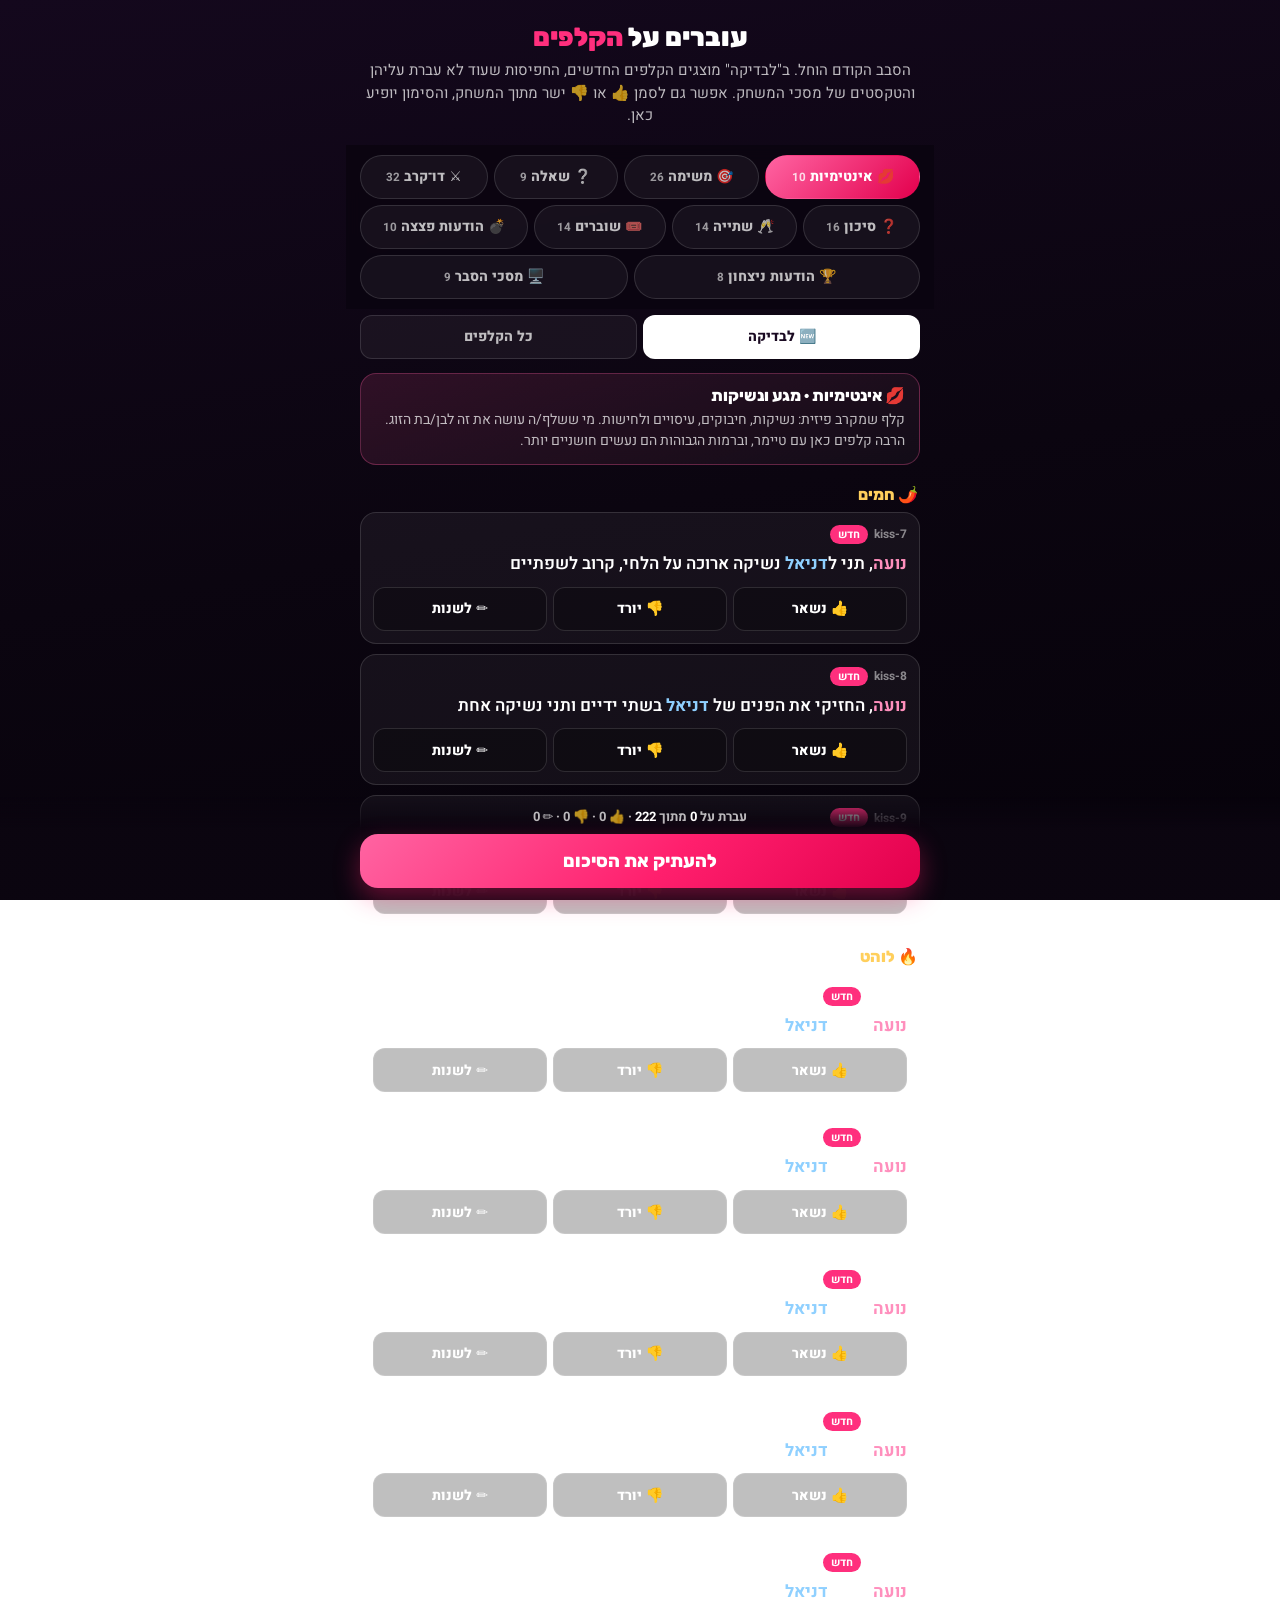
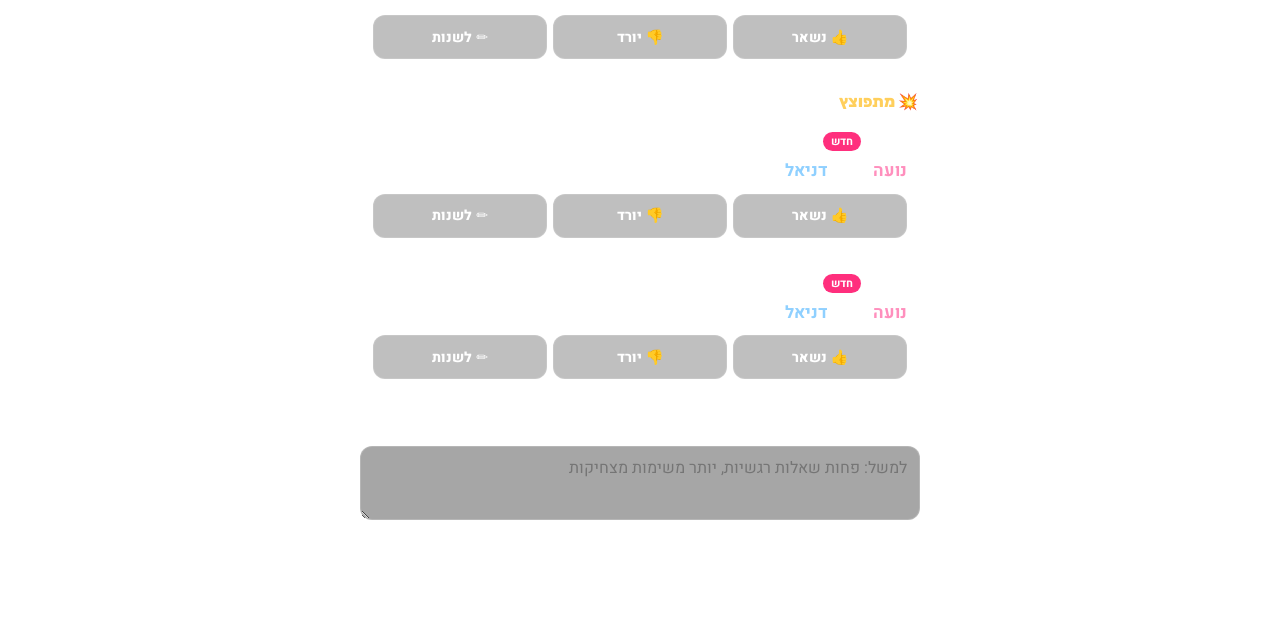
<file: premium/review.html>
<!DOCTYPE html>
<html lang="he" dir="rtl">
<head>
<meta charset="UTF-8">
<meta name="viewport" content="width=device-width, initial-scale=1.0, viewport-fit=cover">
<meta name="theme-color" content="#0b0510">
<meta name="robots" content="noindex">
<title>מעבר על הקלפים</title>
<link rel="preconnect" href="https://fonts.googleapis.com">
<link rel="preconnect" href="https://fonts.gstatic.com" crossorigin>
<link href="https://fonts.googleapis.com/css2?family=Heebo:wght@400;500;600;700;800&family=Rubik:wght@700;800;900&display=swap" rel="stylesheet">
<style>
:root{--bg:#0b0510;--line:rgba(255,255,255,.13);--muted:rgba(255,255,255,.72);--dim:rgba(255,255,255,.5);--pink:#ff2f7d;--good:#2fd29a;--bad:#ff5a6e;--gold:#ffcf5c;--fd:"Rubik","Heebo",system-ui,sans-serif}
*{box-sizing:border-box;-webkit-tap-highlight-color:transparent}
html{-webkit-text-size-adjust:100%}
body{margin:0;background:linear-gradient(170deg,#14081d,#0b0510 55%,#06020a) fixed;color:#fff;font-family:"Heebo",system-ui,sans-serif;padding:0 14px calc(env(safe-area-inset-bottom,0px) + 120px)}
button,textarea{font-family:inherit;color:inherit}
button{cursor:pointer}
.wrap{max-width:560px;margin:0 auto}
header{padding:22px 0 8px;text-align:center}
h1{margin:0;font-family:var(--fd);font-weight:900;font-size:26px}
h1 span{color:var(--pink)}
header p{margin:6px 0 0;color:var(--muted);font-size:15px;line-height:1.5}
.tabs{display:flex;flex-wrap:wrap;gap:6px;margin:10px -14px 0;padding:10px 14px;background:rgba(11,5,16,.94);-webkit-backdrop-filter:blur(8px);backdrop-filter:blur(8px);scrollbar-width:none}
.tabs::-webkit-scrollbar{display:none}
.tabs button{flex:1 1 auto;min-height:44px;padding:0 14px;border-radius:999px;border:1px solid var(--line);background:rgba(255,255,255,.05);font-weight:800;font-size:14px;white-space:nowrap;color:var(--muted)}
.tabs button.on{background:linear-gradient(135deg,#ff64a2,#e3004d);border-color:transparent;color:#fff}
.tabs button small{font-weight:700;opacity:.8}
.flt{display:grid;grid-template-columns:1fr 1fr;gap:6px;margin-top:6px}
.flt button{min-height:44px;border-radius:12px;border:1px solid var(--line);background:rgba(255,255,255,.05);font-weight:800;font-size:14px;color:var(--muted)}
.flt button.on{background:#fff;color:#1a0a22;border-color:transparent}
.none{padding:30px 10px;text-align:center;color:var(--dim);font-weight:600}
.style{margin:14px 0 4px;padding:12px 14px;border-radius:16px;background:linear-gradient(160deg,rgba(255,79,150,.14),rgba(255,255,255,.03));border:1px solid rgba(255,90,160,.3)}
.style b{display:block;font-family:var(--fd);font-weight:800;font-size:16px}
.style p{margin:4px 0 0;color:var(--muted);font-size:14px;line-height:1.55}
.lvl{margin:20px 2px 8px;font-family:var(--fd);font-weight:800;font-size:16px;color:var(--gold)}
.card{margin-bottom:10px;padding:12px;border-radius:16px;background:rgba(255,255,255,.05);border:1px solid var(--line);transition:border-color .2s,background .2s,opacity .2s}
.card.keep{border-color:rgba(47,210,154,.6);background:rgba(47,210,154,.08)}
.card.drop{border-color:rgba(255,90,110,.6);background:rgba(255,90,110,.08)}
.card.drop .txt{text-decoration:line-through;text-decoration-color:rgba(255,90,110,.8);opacity:.6}
.card.edit{border-color:rgba(255,207,92,.7);background:rgba(255,207,92,.08)}
.txt{margin:0 0 10px;font-size:17px;font-weight:600;line-height:1.45}
.txt b{color:#ff8fbd;font-weight:700}
.txt i{font-style:normal;color:#8fd0ff;font-weight:700}
.meta{display:flex;align-items:center;gap:6px;margin-bottom:8px;color:var(--dim);font-size:12px;font-weight:700}
.meta .id{direction:ltr}
.meta .new{padding:1px 8px;border-radius:999px;background:var(--pink);color:#fff;font-size:11px}
.acts{display:grid;grid-template-columns:repeat(3,1fr);gap:6px}
.acts button{min-height:44px;border-radius:12px;border:1px solid var(--line);background:rgba(0,0,0,.25);font-weight:800;font-size:14px}
.card.keep .acts .k{background:var(--good);border-color:transparent;color:#03251a}
.card.drop .acts .d{background:var(--bad);border-color:transparent;color:#2a0308}
.card.edit .acts .e{background:var(--gold);border-color:transparent;color:#2a1a02}
.more{display:none;margin-top:8px}
.card.edit .more{display:block}
textarea{display:block;width:100%;min-height:74px;padding:10px 12px;border-radius:12px;border:1px solid rgba(255,255,255,.18);background:rgba(0,0,0,.35);font-size:16px;line-height:1.45;resize:vertical}
textarea:focus{outline:none;border-color:var(--gold)}
.lv{display:flex;align-items:center;gap:6px;margin-top:8px;font-size:13px;font-weight:700;color:var(--muted)}
.lv button{min-width:44px;min-height:40px;border-radius:10px;border:1px solid var(--line);background:rgba(0,0,0,.25);font-size:13px;font-weight:800}
.lv button.on{background:#fff;color:#1a0a22;border-color:transparent}
.bar{position:fixed;inset:auto 0 0;z-index:6;padding:10px 14px calc(env(safe-area-inset-bottom,0px) + 12px);background:linear-gradient(to top,rgba(11,5,16,.98) 70%,rgba(11,5,16,0))}
.bar-in{max-width:560px;margin:0 auto;display:grid;gap:8px}
.stat{text-align:center;font-size:13px;font-weight:700;color:var(--muted)}
.stat b{color:#fff}
.send{min-height:54px;border:0;border-radius:18px;font-family:var(--fd);font-weight:800;font-size:18px;color:#fff;background:linear-gradient(135deg,#ff64a2,#ff1f6d 55%,#e3004d);box-shadow:0 10px 26px rgba(255,31,109,.38)}
.send:active{transform:scale(.98)}
.toast{position:fixed;left:50%;bottom:150px;z-index:9;transform:translateX(-50%);padding:10px 16px;border-radius:14px;background:#1c0f28;border:1px solid var(--line);font-weight:700;font-size:15px;white-space:nowrap;opacity:0;pointer-events:none;transition:opacity .2s}
.toast.show{opacity:1}
#out{display:none;margin-top:8px;min-height:140px;direction:rtl;font-size:13px}
#out.show{display:block}
.free{margin:26px 0 0}
.free label{display:block;margin:0 2px 6px;font-weight:800;font-size:15px}
</style>
</head>
<body>
<div class="wrap">
  <header>
    <h1>עוברים על <span>הקלפים</span></h1>
    <p>הסבב הקודם הוחל. ב"לבדיקה" מוצגים הקלפים החדשים, החפיסות שעוד לא עברת עליהן והטקסטים של מסכי המשחק. אפשר גם לסמן 👍 או 👎 ישר מתוך המשחק, והסימון יופיע כאן.</p>
  </header>
  <nav class="tabs" id="tabs"></nav>
  <div class="flt"><button type="button" id="fNew" class="on">🆕 לבדיקה</button><button type="button" id="fAll">כל הקלפים</button></div>
  <main id="list"></main>
  <div class="free">
    <label for="general">הערה כללית (לא חובה)</label>
    <textarea id="general" placeholder="למשל: פחות שאלות רגשיות, יותר משימות מצחיקות"></textarea>
  </div>
</div>
<div class="bar"><div class="bar-in">
  <div class="stat" id="stat"></div>
  <button class="send" id="send" type="button">להעתיק את הסיכום</button>
  <textarea id="out" readonly></textarea>
</div></div>
<div class="toast" id="toast"></div>
<script src="decks.js"></script>
<script>
const NAMES={kiss:"💋 אינטימיות",task:"🎯 משימה",question:"❔ שאלה",duel:"⚔️ דו־קרב",tempt:"❓ סיכון",drink:"🥂 שתייה",coupon:"🎟️ שוברים",bomb:"💣 הודעות פצצה",victory:"🏆 הודעות ניצחון",screen:"🖥️ מסכי הסבר"};
const STYLE={
  kiss:["מגע ונשיקות","קלף שמקרב פיזית: נשיקות, חיבוקים, עיסויים ולחישות. מי ששלף/ה עושה את זה לבן/בת הזוג. הרבה קלפים כאן עם טיימר, וברמות הגבוהות הם נעשים חושניים יותר."],
  task:["מה שעושים מול הצד השני","מי ששלף/ה מבצע/ת משהו: מצחיק (חיקוי, נאום, פוזה), מפלרטט (מבט, מחמאה) או מגע (עיסוי, ריקוד צמוד). זו החפיסה הכי גדולה, והיא קובעת את האווירה של הערב."],
  question:["שאלה שעונים עליה בקול","פותחת שיחה: זיכרונות משותפים, מה מושך, מה מדליק. ברמת חמים השאלות מתוקות, ובמתפוצץ הן על פנטזיות ועל מה יקרה אחרי המשחק."],
  duel:["שניכם במקביל, מי מנצח","קלף תחרותי ומהיר: מי שמסיים/ת ראשון/ה או מנצח/ת מקבל/ת צעד בונוס על הלוח. עובד הכי טוב כשהוא פיזי או קשור לזוג, ופחות כשהוא טריוויה כללית."],
  tempt:["הימור עם שעון","רשות: מחליטים לפני שרואים את הקלף. יש זמן קצוב; הצלחה מקדמת צעד, כישלון מחזיר צעד. הקלף צריך להיות קשה בדיוק במידה כדי שיהיה מתח."],
  drink:["לגימה","מופיע רק במצב שתייה קליל או פרוע. הוראות קצרות, בלי לחץ. מים ושתייה קלה תמיד בסדר."],
  coupon:["פרס למנצח/ת","מי שמנצח/ת בוחר/ת שובר אחד מתוך שלושה. השובר נשמר במגירה עד שמממשים אותו. אמור להיות משהו שבאמת רוצים לקבל."],
  bomb:["ההודעה כשדורכים על פצצה","מופיעה באקראי אחרי הפיצוץ, כשהכלי חוזר להתחלה. אמורה לעקוץ קצת ולהצחיק."],
  victory:["השורה במסך הניצחון","מופיעה מתחת לשם של מי שניצח/ה. אמורה להרגיש כמו חגיגה."],
  screen:["מסכי ההסבר במשחק","הטקסטים שמסבירים מה קורה: לפני דו־קרב, לפני סיכון, לפני משימה עם זמן ועוד. כאן מסמנים מה מבלבל, ארוך מדי או לא בטון הנכון."]
};
const REVIEW_ALL=new Set(["duel","tempt","drink","coupon","bomb","victory","screen"]);
const LVL={1:"🌶️ חמים",2:"🔥 לוהט",3:"💥 מתפוצץ"};
const VERBS={give:"תני",do:"עשי",say:"אמרי",ask:"שאלי",whisper:"לחשי",choose:"בחרי",look:"הסתכלי",describe:"תארי",tell:"ספרי",try:"נסי",hold:"החזיקי",invent:"המציאי",make:"גרמי",take:"קחי",return:"חזרי",drink:"שתי",stand:"עמדי",show:"הראי",perform:"בצעי",start:"תלחצי",answer:"עני",count:"מני",touch:"געי",keep:"שמרי"};
const KEY="pxCardReview";
const $=id=>document.getElementById(id);
const esc=s=>String(s).replace(/[&<>"']/g,c=>({"&":"&amp;","<":"&lt;",">":"&gt;",'"':"&quot;","'":"&#39;"}[c]));
let st={};try{st=JSON.parse(localStorage.getItem(KEY)||"{}")||{}}catch(_e){}
const FRESH=new Set(["{actor}, {give} ל{target} נשיקה ארוכה על הלחי, קרוב לשפתיים","{actor}, {hold} את הפנים של {target} בשתי ידיים ו{give} נשיקה אחת","{actor}, {give} ל{target} חיבוק מאחור של 20 שניות","{actor}, {give} ל{target} נשיקה אחת בעיניים עצומות, בלי למהר","{actor}, {give} ל{target} נשיקה צרפתית של 15 שניות","{actor}, {give} ל{target} נשיקה מאחורי האוזן","{actor}, {give} ל{target} נשיקות מהכתף ועד האוזן","{actor}, {give} ל{target} עיסוי גב תחתון של דקה","{actor}, {give} ל{target} נשיקה על הבטן","{actor}, {give} ל{target} עיסוי ירכיים של דקה","{actor}, {do} ל{target} עיסוי ראש של 20 שניות","{actor}, {choose} שיר ו{do} ריקוד צמוד עם {target} במשך 30 שניות","{actor}, {describe} את {target} כאילו זו מודעת היכרויות","{actor}, {give} ל{target} עיסוי כפות רגליים של 30 שניות","{actor}, {do} ל{target} סרנדה: שורה אחת משיר אהבה, בכל הכוח","{actor}, {tell} ל{target} מה הדבר הראשון שהיית עושה אם הייתם לבד על אי בודד","{actor}, {give} ל{target} עיסוי צוואר של דקה","{actor}, {do} ל{target} ליטוף בגב, מתחת לחולצה, במשך 20 שניות","{actor}, {take} את היד של {target} ו{show} איפה הכי נעים לך","{actor}, מה הזיכרון הראשון שלך מ{target}?","{actor}, למה הכי התגעגעת אצל {target} בפעם האחרונה שלא התראיתם?","{actor}, איפה בגוף הכי נעים לך לקבל נשיקה?","{actor}, מה הלילה הכי טוב שהיה לכם ביחד?","{actor}, מאיזה חלק בגוף של {target} הכי קשה לך להתעלם?","{actor} ו{target}, כותבים בתורות מילה באצבע על הגב. מי שמנחש קודם מנצח","{actor} ו{target}, מי אומר קודם 5 דברים שהצד השני אוהב?","{actor} ו{target}, מי נזכר קודם מה לבשתם בדייט הראשון?","{actor} ו{target}, נשיקת בזק: סופרים עד 3, ומי שמנשק קודם את הלחי של הצד השני מנצח","{actor} ו{target}, חיקוי הדדי: מי מחקה טוב יותר את הצד השני? מי שצוחק קודם מפסיד","{actor} ו{target}, מי אומר קודם 3 מקומות שהייתם בהם ביחד השנה?","{actor} ו{target}, הורדת ידיים: הטוב משלושה","{actor} ו{target}, מי מצליח קודם לגנוב נשיקה? מותר להתחמק","{actor} ו{target}, מי אומר קודם את התאריך המדויק שבו הכרתם?","{actor}, יש לך 15 שניות לומר 5 מאכלים אהובים על {target}","{actor}, יש לך 20 שניות לומר 5 מקומות שטיילתם בהם ביחד","{actor}, יש לך 15 שניות לומר 4 דברים שמרגיזים את {target}, עם חיוך","{actor}, יש לך 20 שניות לשיר שורה משיר שמזכיר לך את {target}","{actor}, יש לך 10 שניות לומר 3 סיבות למה כדאי להתאהב בך","{actor}, {give} ל{target} נשיקה בכל אצבע של יד אחת","{actor}, {hold} את {target} מאחור ו{whisper} שלוש מחמאות לאוזן","{actor}, {give} ל{target} נשיקה בכתף, קודם מעל הבגד ואז מתחתיו","{actor}, {give} ל{target} 10 נשיקות, כל אחת במקום אחר","{actor}, {give} ל{target} עיסוי בשמן או בקרם במשך דקה, במקום ש{target} בוחר/ת","{actor}, {hold} את הידיים של {target} מעל הראש ו{give} נשיקה ארוכה","{actor}, {give} ל{target} נשיקות לאורך עמוד השדרה, מלמעלה למטה","{actor}, {touch} ב{target} רק בקצות האצבעות, בעיניים עצומות, במשך 30 שניות","{actor}, {choose} איפה {target} מנשק/ת אותך עכשיו, ו{keep} על פנים רציניות 20 שניות","{actor}, {give} ל{target} נשיקה שנעשית עמוקה יותר בכל שנייה, במשך 15 שניות","{actor}, {take} משהו קר (קרח, כוס) ו{touch} בו בצוואר של {target}","{actor}, {whisper} ל{target} מה בדיוק בא לך שיקרה הלילה, בשלושה משפטים","{actor}, {take} פריט לבוש אחד מ{target} בעזרת השיניים בלבד","{actor}, {do} ל{target} עיסוי ירכיים איטי, עד ש{target} מבקש/ת להפסיק","{actor}, {show} ל{target} עם הידיים, על הגוף שלך, איפה הכי נעים לך","{actor}, {look} ל{target} בעיניים מקרוב. נשיקה רק כש{target} מבקש/ת, ויפה","{actor}, {choose} מקום אחר בבית לסיבוב הבא, ו{take} את {target} לשם ביד","{actor} ו{target}, אף מול אף במשך 30 שניות: מי שמנשק/ת ראשון/ה מפסיד/ה","{actor} ו{target}, עיניים עצומות: מי מזהה איפה נגעו בו/בה? הטוב משלושה","{actor} ו{target}, מי מצליח/ה להצחיק את הצד השני בלי מילים, רק במגע?","{actor} ו{target}, מי מחזיק/ה מבט ארוך יותר בזמן שהצד השני לוחש/ת מחמאות?","{actor} ו{target}, מי מצליח/ה להוריד לצד השני פריט לבוש ראשון/ה?","{actor} ו{target}, נשיקות בצוואר בתורות, 15 שניות כל אחד/ת: מי שמשמיע/ה קול ראשון/ה מפסיד/ה","{actor} ו{target}, ידיים מאחורי הגב: מי מנשק/ת ראשון/ה את הצד השני בצוואר?","{actor}, מתי בפעם האחרונה חשבת על {target} באמצע היום, ומה חשבת?","{actor}, מה הדבר שהכי מדליק אותך {bo}?","{actor}, מה החלום הכי חם שהיה לך על {target}?","{actor}, איזה מגע של {target} גורם לך לאבד ריכוז?","{actor}, יש לך 15 שניות לומר 5 דברים שאת/ה אוהב/ת ב{target}","{actor}, יש לך 20 שניות לתת ל{target} 5 נשיקות בחמישה מקומות שונים","{actor}, יש לך 30 שניות לשכנע את {target} לתת לך נשיקה, בלי לגעת","{actor}, יש לך 20 שניות להוריד מ{target} שני פריטי לבוש","{actor}, {drink} לגימה מהכוס של {target}, בלי ידיים 🥂","{actor} ו{target}, לגימה משותפת ואז נשיקה 🥂","{actor}, {drink} לגימה על כל פצצה שהתפוצצה לך הערב 🥂","{actor}, {drink} לגימה ו{give} ל{target} נשיקה עם הטעם 🥂","{actor}, {choose}: פריט לבוש יורד, או שתי לגימות 🥂","💣 {actor}, לפחות עכשיו יש פה מכתש בטוח","💣 {actor}, היה כתוב על המספר. לא קראת","💣 {actor}, {target} כבר רואה את הגביע מקרוב"]);
if(st._v!==3){st={_v:3,_general:""};try{localStorage.setItem(KEY,JSON.stringify(st))}catch(_e){}}
let onlyNew=true;
const save=()=>{try{localStorage.setItem(KEY,JSON.stringify(st))}catch(_e){}};
const DECKS=Object.assign({},LB_DECK,{coupon:LB_COUPONS.map(c=>[0,c[0]+" "+c[1]]),bomb:LB_SCREENS.bomb.map(t=>[0,t]),victory:LB_SCREENS.victory.map(t=>[0,t]),screen:LB_SCREENS.screens.map(t=>[0,t])});
const toCheck=(cat,t)=>REVIEW_ALL.has(cat)||FRESH.has(t);
const CATS=Object.keys(DECKS);
let cur=CATS[0];
function plain(t){let x=t.replaceAll("{start}","תלחצי").replaceAll("{bo}","בו").replaceAll("{actor}","נועה").replaceAll("{target}","דניאל");for(const k in VERBS)x=x.replaceAll("{"+k+"}",VERBS[k]);return x}
function pretty(t){let x=esc(t).replaceAll("{start}","תלחצי").replaceAll("{bo}","בו").replaceAll("{actor}","<b>נועה</b>").replaceAll("{target}","<i>דניאל</i>");for(const k in VERBS)x=x.replaceAll("{"+k+"}",VERBS[k]);return x}
const idOf=(cat,i)=>cat+"-"+(i+1);
function counts(cat){const a=DECKS[cat];let k=0,d=0,e=0;a.forEach((_,i)=>{const s=(st[idOf(cat,i)]||{}).s;if(s==="keep")k++;else if(s==="drop")d++;else if(s==="edit")e++});return{k,d,e,n:a.length}}
function renderTabs(){$("tabs").innerHTML=CATS.map(c=>{const x=counts(c);const nf=DECKS[c].filter(q=>toCheck(c,q[1])).length;if(onlyNew&&!nf)return "";return `<button type="button" data-cat="${c}" class="${c===cur?"on":""}">${NAMES[c]} <small>${onlyNew?nf:x.n}</small></button>`}).join("")}
function renderList(){
  const a=DECKS[cur];let html=`<section class="style"><b>${NAMES[cur]} · ${STYLE[cur][0]}</b><p>${STYLE[cur][1]}</p></section>`,lastLv=null;
  a.forEach((c,i)=>{
    if(onlyNew&&!toCheck(cur,c[1]))return;
    if(c[0]!==lastLv&&c[0]){lastLv=c[0];html+=`<div class="lvl">${LVL[c[0]]}</div>`}
    const id=idOf(cur,i),s=st[id]||{},lv=s.lv||c[0];
    html+=`<article class="card ${s.s||""}" data-id="${id}">
      <div class="meta"><span class="id">${id}</span>${FRESH.has(c[1])?'<span class="new">חדש</span>':""}</div>
      <p class="txt">${pretty(c[1])}</p>
      <div class="acts"><button type="button" class="k" data-s="keep">👍 נשאר</button><button type="button" class="d" data-s="drop">👎 יורד</button><button type="button" class="e" data-s="edit">✏️ לשנות</button></div>
      <div class="more"><textarea placeholder="איך היית כותבת אותו, או מה מפריע בו">${esc(s.note||"")}</textarea>
      ${c[0]?`<div class="lv">רמה: ${[1,2,3].map(n=>`<button type="button" data-lv="${n}" class="${n===lv?"on":""}">${LVL[n].split(" ")[0]}</button>`).join("")}</div>`:""}</div>
    </article>`;
  });
  $("list").innerHTML=html;
}
function renderStat(){let k=0,d=0,e=0,n=0;CATS.forEach(c=>{const x=counts(c);k+=x.k;d+=x.d;e+=x.e;n+=x.n});$("stat").innerHTML=`עברת על <b>${k+d+e}</b> מתוך <b>${n}</b> · 👍 ${k} · 👎 ${d} · ✏️ ${e}`}
function summary(){
  const lines=["סיכום מעבר על הקלפים — פצצות אהבה",""];
  const drop=[],edit=[],keep=[];let untouched=0;
  CATS.forEach(cat=>DECKS[cat].forEach((c,i)=>{
    const id=idOf(cat,i),s=st[id]||{},t=plain(c[1]);
    if(s.s==="drop")drop.push(`[${id}] ${t}`);
    else if(s.s==="edit")edit.push(`[${id}] ${t}\n   ← ${s.note?s.note.trim():"(בלי הערה)"}${s.lv&&s.lv!==c[0]?`\n   רמה: ${c[0]} ← ${s.lv}`:""}`);
    else if(s.s==="keep")keep.push(id);
    else untouched++;
  }));
  lines.push(`להוריד (${drop.length}):`,...(drop.length?drop:["—"]),"",`לשנות (${edit.length}):`,...(edit.length?edit:["—"]),"",`נשארים (${keep.length}): ${keep.join(", ")||"—"}`,`לא סומנו: ${untouched}`);
  const g=$("general").value.trim();if(g)lines.push("","הערה כללית:",g);
  return lines.join("\n");
}
function toast(t){const el=$("toast");el.textContent=t;el.classList.add("show");clearTimeout(toast.t);toast.t=setTimeout(()=>el.classList.remove("show"),1800)}
$("tabs").addEventListener("click",e=>{const b=e.target.closest("button[data-cat]");if(!b)return;cur=b.dataset.cat;renderTabs();renderList();window.scrollTo({top:0})});
$("list").addEventListener("click",e=>{
  const card=e.target.closest(".card");if(!card)return;const id=card.dataset.id,s=st[id]||(st[id]={});
  const a=e.target.closest("button[data-s]"),l=e.target.closest("button[data-lv]");
  if(a){s.s=s.s===a.dataset.s?"":a.dataset.s;card.className="card "+(s.s||"");if(s.s==="edit")card.querySelector("textarea").focus()}
  else if(l){s.lv=+l.dataset.lv;card.querySelectorAll("button[data-lv]").forEach(b=>b.classList.toggle("on",b===l))}
  else return;
  save();renderTabs();renderStat();
});
$("list").addEventListener("input",e=>{if(e.target.tagName!=="TEXTAREA")return;const card=e.target.closest(".card"),s=st[card.dataset.id]||(st[card.dataset.id]={});s.note=e.target.value;save()});
$("general").value=st._general||"";
$("general").addEventListener("input",e=>{st._general=e.target.value;save()});
$("send").addEventListener("click",async()=>{
  const text=summary(),out=$("out");out.value=text;
  try{await navigator.clipboard.writeText(text);toast("הסיכום הועתק. הדביקי אותו בצ'אט")}
  catch(_e){out.classList.add("show");out.focus();out.select();toast("סמני את הטקסט והעתיקי")}
});
$("fNew").onclick=()=>{onlyNew=true;if(!DECKS[cur].some(q=>toCheck(cur,q[1])))cur=CATS.find(c=>DECKS[c].some(q=>toCheck(c,q[1])))||cur;$("fNew").classList.add("on");$("fAll").classList.remove("on");renderTabs();renderList()};
$("fAll").onclick=()=>{onlyNew=false;$("fAll").classList.add("on");$("fNew").classList.remove("on");renderTabs();renderList()};
if(onlyNew)if(!DECKS[cur].some(q=>toCheck(cur,q[1])))cur=CATS.find(c=>DECKS[c].some(q=>toCheck(c,q[1])))||cur;
renderTabs();renderList();renderStat();
</script>
</body>
</html>
</file>
<file: premium/premium.css>
/* ================= פצצות אהבה · הקופסה ================= */
.ltr{direction:ltr;unicode-bidi:isolate;text-align:left;font-variant-numeric:tabular-nums}
.flip180{rotate:180deg}

/* ---------- מסך הבית ---------- */
.px-plate{margin:14px auto 0;min-height:30px}
.px-plate .pl{display:inline-block;padding:7px 14px;border-radius:999px;border:1px solid var(--line);background:rgba(255,255,255,.05);color:var(--muted);font-size:13px;font-weight:700}
.px-plate .pl.own{border-color:rgba(255,207,92,.55);background:linear-gradient(135deg,rgba(255,207,92,.18),rgba(255,207,92,.05));color:#ffe29a;font-family:var(--fd);font-size:15px;font-weight:800}
.px-plate.ia{animation:rise 1.65s var(--ease) 6.5s backwards}
.px-home{display:grid;justify-items:center;gap:6px;width:100%;margin-top:14px}
.px-home.ia{animation:rise 1.65s var(--ease) 7.05s backwards}
.px-buy{display:block;width:100%;max-width:360px;min-height:54px;margin:0 auto;padding:0 20px;border-radius:18px;border:1px solid rgba(255,207,92,.7);background:linear-gradient(135deg,rgba(255,207,92,.26),rgba(255,160,40,.1));color:#ffe9b0;font-family:var(--fd);font-weight:800;font-size:17px;box-shadow:0 10px 26px rgba(255,170,40,.16),inset 0 1px 0 rgba(255,255,255,.18);transition:transform .12s var(--ease),filter .2s}
.px-buy:active{transform:scale(.97);filter:brightness(1.15)}
.px-buy.sm{min-height:46px;font-size:15px;margin-top:10px}
.px-link{min-height:44px;padding:0 14px;border:0;background:none;color:var(--muted);font-size:15px;font-weight:700;text-decoration:underline;text-underline-offset:4px;text-decoration-color:rgba(255,255,255,.3)}
.px-link:active{color:#fff}

/* ---------- הגדרות לפני משחק ---------- */
.drink-opts button.locked{opacity:.62}
.drink-opts button.locked small:after{content:" 🔒"}
.px-extras-grid,.px-grid{display:grid;grid-template-columns:1fr 1fr;gap:8px}
.px-tile{position:relative;display:grid;justify-items:start;gap:1px;min-height:74px;padding:10px 12px;border-radius:16px;border:1px solid rgba(255,255,255,.12);background:rgba(0,0,0,.22);text-align:start;transition:transform .12s var(--ease),border-color .2s,background .2s}
.px-tile:active{transform:scale(.97)}
.px-tile>span{font-size:22px;line-height:1.1}
.px-tile b{font-size:15px;font-weight:800}
.px-tile small{font-size:12px;color:var(--dim);font-weight:600;line-height:1.3}
.px-tile .lk{position:absolute;top:8px;inset-inline-end:10px;font-style:normal;font-size:13px;opacity:.8}
.px-tile.on{border-color:rgba(255,90,160,.8);background:linear-gradient(160deg,rgba(255,47,125,.26),rgba(255,47,125,.07))}
.px-tile.on small{color:#ffc2da}

/* ---------- לוח וכלים: עובי ומשקל ---------- */
.cell:not(.seen):not(.start):not(.goal){box-shadow:inset 0 1px 0 rgba(255,255,255,.2),inset 0 -3px 0 rgba(0,0,0,.42),0 3px 0 #150a22,0 5px 6px rgba(0,0,0,.45)}
.tk{box-shadow:0 0 0 2.5px var(--pc),0 3px 0 rgba(0,0,0,.55),0 8px 14px rgba(0,0,0,.6),0 0 14px rgba(var(--pcr),.55)}
.tk.hop{animation:pxHop .28s cubic-bezier(.3,.7,.4,1)}
@keyframes pxHop{0%{translate:0 0;scale:1}50%{translate:0 -42%;scale:1.14}100%{translate:0 0;scale:1}}
.cell.await-hold{z-index:4;overflow:visible;box-shadow:0 0 0 2px #fff,0 0 calc(10px + 26px * var(--p,0)) rgba(255,190,80,calc(.35 + .6 * var(--p,0)));animation:pxFuse calc(.42s - .3s * var(--p,0)) linear infinite}
.cell.await-hold .seal{opacity:1;background:radial-gradient(circle at 35% 30%,#fff3c0,#ff9b2f 70%)}
@keyframes pxFuse{0%,100%{transform:translate(0,0) rotate(0)}25%{transform:translate(-1.5px,1px) rotate(-1.6deg)}75%{transform:translate(1.5px,-1px) rotate(1.6deg)}}

/* ---------- חפיסות ליד החצים ---------- */
.moves{position:relative}
.decks{display:flex;align-items:flex-end;justify-content:center;gap:7px;height:54px;padding-bottom:6px}
#deckL{grid-area:1/1}#deckR{grid-area:1/3}
.dk{--c:#ff5a9b;position:relative;display:grid;place-items:center;width:27px;height:37px;border-radius:6px;background:linear-gradient(160deg,color-mix(in srgb,var(--c) 70%,#fff 0%),color-mix(in srgb,var(--c) 55%,#000));border:1px solid rgba(255,255,255,.4);box-shadow:0 1px 0 rgba(0,0,0,.5)}
.dk[data-th="2"]{box-shadow:1px -2px 0 -0.5px color-mix(in srgb,var(--c) 60%,#000),0 1px 0 rgba(0,0,0,.5)}
.dk[data-th="3"]{box-shadow:1px -2px 0 -0.5px color-mix(in srgb,var(--c) 60%,#000),2px -4px 0 -0.5px color-mix(in srgb,var(--c) 50%,#000),0 1px 0 rgba(0,0,0,.5)}
.dk[data-th="4"]{box-shadow:1px -2px 0 -0.5px color-mix(in srgb,var(--c) 60%,#000),2px -4px 0 -0.5px color-mix(in srgb,var(--c) 50%,#000),3px -6px 0 -0.5px color-mix(in srgb,var(--c) 40%,#000),0 1px 0 rgba(0,0,0,.5)}
.dk i{font-style:normal;font-size:14px;line-height:1}
.dk b{position:absolute;bottom:-7px;left:50%;translate:-50% 0;min-width:17px;padding:0 3px;border-radius:999px;background:#12081c;border:1px solid rgba(255,255,255,.25);font-size:10px;font-weight:800;line-height:1.35;text-align:center;color:#fff}
.dk[data-cat=kiss],.fly-card[data-cat=kiss]{--c:#ff4f96}
.dk[data-cat=task],.fly-card[data-cat=task]{--c:#f59a24}
.dk[data-cat=question],.fly-card[data-cat=question]{--c:#8f6dff}
.dk[data-cat=duel],.fly-card[data-cat=duel]{--c:#e2455f}
.dk[data-cat=tempt],.fly-card[data-cat=tempt]{--c:#d9a90d}
.dk[data-cat=drink],.fly-card[data-cat=drink]{--c:#b5923a}
.fly-card{--c:#ff5a9b;position:fixed;z-index:19;display:grid;place-items:center;border-radius:22px;pointer-events:none;background:repeating-linear-gradient(45deg,rgba(255,255,255,.08) 0 10px,transparent 10px 20px),linear-gradient(160deg,color-mix(in srgb,var(--c) 80%,#fff 0%),color-mix(in srgb,var(--c) 45%,#000));border:3px solid rgba(255,255,255,.75);box-shadow:0 26px 60px rgba(0,0,0,.6)}
.fly-card span{font-size:74px;filter:drop-shadow(0 4px 8px rgba(0,0,0,.4))}

/* ---------- כפתור החשיפה ---------- */
.moves.holding .mv,.moves.holding .decks{visibility:hidden}
.hold-pad{--p:0;--pc:var(--p1);--pcr:var(--p1rgb);position:absolute;inset:0 0 4px;z-index:3;display:grid;place-items:center;border:0;border-radius:24px;color:#fff;font-family:var(--fd);font-weight:800;font-size:19px;background:linear-gradient(165deg,rgba(var(--pcr),.95),rgba(var(--pcr),.6));box-shadow:0 6px 0 rgba(0,0,0,.42),0 14px 30px rgba(var(--pcr),.35),inset 0 1px 0 rgba(255,255,255,.4);touch-action:none;-webkit-touch-callout:none;-webkit-user-select:none;user-select:none;overflow:hidden;animation:pxPadIn .3s var(--spring)}
.hold-pad[hidden]{display:none}
.hold-pad:active{translate:0 4px;box-shadow:0 2px 0 rgba(0,0,0,.42),0 6px 16px rgba(var(--pcr),.3),inset 0 1px 0 rgba(255,255,255,.4)}
.hp-ring{position:absolute;inset:0;transform-origin:0 50%;transform:scaleX(var(--p));background:linear-gradient(90deg,rgba(255,236,170,.55),rgba(255,150,40,.85));mix-blend-mode:screen}
.hp-txt{position:relative;display:flex;align-items:center;gap:10px;text-shadow:0 1px 2px rgba(0,0,0,.4)}
.hp-txt:before{content:"👆";font-size:26px;animation:pxPress 1.3s ease-in-out infinite}
@keyframes pxPress{0%,100%{transform:translateY(-3px)}50%{transform:translateY(3px) scale(.92)}}
@keyframes pxPadIn{from{opacity:0;transform:scale(.92)}to{opacity:1;transform:none}}

/* ---------- קלף ---------- */
.modal{perspective:1100px}
.mc.pface{border-width:2px;box-shadow:0 30px 80px rgba(0,0,0,.7),0 0 60px rgba(var(--accr),.2),inset 0 0 0 5px rgba(0,0,0,.25),inset 0 0 0 6px rgba(var(--accr),.3),inset 0 1px 0 rgba(255,255,255,.12)}
.mc.pface .pip{position:absolute;font-size:17px;line-height:1;opacity:.75}
.mc.pface .pip.tl{top:13px;inset-inline-start:15px}
.mc.pface .pip.br{bottom:13px;inset-inline-end:15px;rotate:180deg;display:none}
.mc.pface .heat{position:absolute;top:11px;inset-inline-end:14px;padding:2px 9px;border-radius:999px;background:rgba(0,0,0,.35);border:1px solid rgba(var(--accr),.4);font-size:11.5px;font-weight:800;color:var(--acc);white-space:nowrap}
.mc.pflip.enter{animation:pxFlipIn .58s var(--spring)}
@keyframes pxFlipIn{0%{opacity:.4;transform:rotateY(-90deg) scale(.92)}60%{opacity:1}100%{transform:none}}

/* ---------- שוברים במסך הניצחון ---------- */
.cpn-pick{margin:16px 0 2px;padding:12px;border-radius:18px;border:1px dashed rgba(255,207,92,.55);background:rgba(255,207,92,.07)}
.cpn-h{font-family:var(--fd);font-weight:800;font-size:15px;color:#ffe29a;margin-bottom:10px}
.cpn-pick.locked .cpn-h{margin-bottom:0;color:var(--muted);font-family:var(--fb);font-weight:700;font-size:14px}
.cpn-row{display:grid;grid-template-columns:repeat(3,1fr);gap:8px}
.cpn-back{display:grid;place-items:center;align-content:center;gap:4px;min-height:92px;padding:8px 6px;border-radius:14px;border:2px solid rgba(255,235,170,.75);color:#2a1a08;background:repeating-linear-gradient(45deg,rgba(255,255,255,.14) 0 8px,transparent 8px 16px),linear-gradient(160deg,#ffd76a,#e59a1c);box-shadow:0 5px 0 rgba(0,0,0,.4);transition:transform .3s var(--spring),opacity .3s,grid-column .3s}
.cpn-back span{font-size:28px;line-height:1}
.cpn-back b{font-size:13px;font-weight:800;line-height:1.3}
.cpn-back:active:not(:disabled){transform:translateY(4px)}
.cpn-back.gone{display:none}
.cpn-back.open{grid-column:1/-1;background:linear-gradient(160deg,#fff6d8,#ffd98a);animation:pxFlipIn .5s var(--spring)}
.cpn-back.open b{font-size:16px}

/* ---------- גיליון ---------- */
.px-sheet{position:fixed;inset:0;z-index:25;display:none;overflow-y:auto;overscroll-behavior:contain;padding:calc(var(--sat) + 16px) calc(var(--sar) + 14px) calc(var(--sab) + 16px) calc(var(--sal) + 14px);background:radial-gradient(circle at 50% 30%,rgba(38,14,52,.98),rgba(5,2,8,.99));-webkit-backdrop-filter:blur(8px);backdrop-filter:blur(8px)}
.px-sheet.show{display:block;animation:fadeIn .22s ease}
.px-in{position:relative;width:100%;max-width:440px;margin:0 auto;padding:22px 18px 20px;border-radius:26px;text-align:center;background:radial-gradient(120% 60% at 50% 0%,rgba(255,79,150,.2),transparent 62%),linear-gradient(170deg,#2b1239,#140a1e);border:1px solid rgba(255,90,160,.32);box-shadow:0 30px 80px rgba(0,0,0,.7),inset 0 1px 0 rgba(255,255,255,.1);animation:stepIn .4s var(--ease)}
.px-in:focus-visible{outline:none}
.px-in h2{margin:6px 0 4px;font-family:var(--fd);font-weight:900;font-size:25px;line-height:1.2;text-wrap:balance}
.px-sub{margin:0 0 14px;color:var(--muted);font-size:15px;line-height:1.5;text-wrap:pretty}
.px-hero{font-size:52px;line-height:1.1;filter:drop-shadow(0 8px 18px rgba(255,79,150,.5))}
.px-x{position:absolute;top:10px;inset-inline-start:10px;width:44px;height:44px;border:0;border-radius:14px;background:rgba(255,255,255,.07);color:var(--muted);font-size:17px;font-weight:800}
.px-list{list-style:none;margin:0 0 16px;padding:0;display:grid;gap:8px;text-align:start}
.px-list li{display:flex;align-items:center;gap:12px;padding:10px 12px;border-radius:14px;background:rgba(255,255,255,.05);border:1px solid var(--line)}
.px-list li>span{font-size:24px;flex:0 0 30px;text-align:center}
.px-list b{display:block;font-size:15px;font-weight:800}
.px-list small{display:block;font-size:13px;color:var(--dim);font-weight:500;line-height:1.35}
.px-or{display:flex;align-items:center;gap:10px;margin:18px 0 10px;color:var(--dim);font-size:13px;font-weight:700}
.px-or:before,.px-or:after{content:"";flex:1;height:1px;background:var(--line)}
.px-fl{display:block;margin:10px 2px 6px;text-align:start;color:var(--muted);font-size:13px;font-weight:700}
.px-inp{display:block;width:100%;min-height:50px;padding:12px 14px;border-radius:14px;border:1px solid rgba(255,255,255,.16);background:rgba(0,0,0,.3);color:#fff;font-family:inherit;font-size:17px;font-weight:600;resize:vertical}
.px-inp::placeholder{color:rgba(255,255,255,.34)}
.px-inp:focus{border-color:var(--pink);box-shadow:0 0 0 3px rgba(255,47,125,.25)}
.px-inp.ltr{letter-spacing:.06em}
.px-row{display:grid;grid-template-columns:1fr auto;gap:8px}
.px-row.two{grid-template-columns:1fr 1fr;margin-top:10px}
.px-row.two>:only-child{grid-column:1/-1}
.px-btn{min-height:50px;padding:0 18px;border:0;border-radius:14px;font-family:var(--fd);font-weight:800;font-size:16px;color:#fff;background:linear-gradient(135deg,#ff64a2,#ff1f6d 55%,#e3004d);box-shadow:0 8px 20px rgba(255,31,109,.32),inset 0 1px 0 rgba(255,255,255,.3)}
.px-btn.wide{width:100%;margin-top:10px}
.px-btn:active{transform:scale(.97)}
.px-msg{min-height:20px;margin:8px 0;color:#9ff0c9;font-size:14px;font-weight:700}
.px-msg.bad{color:#ffb0bb}
.px-fine{margin:14px 0 0;color:var(--dim);font-size:12.5px;line-height:1.55}
.px-steps{margin:0 0 6px;padding-inline-start:22px;text-align:start;display:grid;gap:8px;font-size:16px;font-weight:600}
.px-seg{display:grid;grid-template-columns:repeat(3,1fr);gap:4px;padding:4px;margin-bottom:8px;border-radius:14px;background:rgba(0,0,0,.3);border:1px solid rgba(255,255,255,.1)}
.px-seg button{min-height:44px;border:0;border-radius:10px;background:transparent;color:var(--muted);font-weight:800;font-size:14px}
.px-seg button.on{background:linear-gradient(135deg,#ff64a2,#e3004d);color:#fff}
.cc-list,.tk-list,.pf-list{list-style:none;margin:16px 0 0;padding:0;display:grid;gap:8px;text-align:start}
.cc-list li{display:flex;align-items:center;gap:10px;padding:8px 8px 8px 12px;border-radius:14px;background:rgba(255,255,255,.05);border:1px solid var(--line)}
.cc-list .cc-t{flex:1;font-size:15px;font-weight:600;line-height:1.4;overflow-wrap:anywhere}
.cc-del{flex:0 0 44px;height:44px;border:0;border-radius:12px;background:rgba(255,79,104,.12);color:#ff9aa9;font-weight:800}
li.empty{display:block!important;padding:16px!important;text-align:center;color:var(--dim);font-size:14px;font-weight:600;border-style:dashed!important}
.tk-c{position:relative;display:flex;align-items:center;gap:12px;padding:12px;border-radius:14px;color:#2a1a08;background:linear-gradient(160deg,#fff6d8,#ffd98a);border:2px dashed rgba(120,70,0,.4)}
.tk-ic{font-size:28px;flex:0 0 34px;text-align:center}
.tk-b{flex:1;min-width:0}
.tk-b b{display:block;font-size:15px;font-weight:800;line-height:1.35}
.tk-b small{display:block;font-size:12px;font-weight:600;opacity:.7}
.tk-use{flex:0 0 auto;min-height:44px;padding:0 14px;border:0;border-radius:12px;background:#2a1a08;color:#ffe29a;font-weight:800;font-size:14px}
.tk-use.sure{background:#c81e3c;color:#fff}
.tk-c.used{filter:grayscale(.7);opacity:.6;clip-path:polygon(0 0,100% 0,100% 100%,62% 100%,58% 82%,54% 100%,50% 84%,46% 100%,0 100%)}
.tk-used{font-size:12px;font-weight:800;white-space:nowrap}
.tk-c.tearing{animation:pxTear .6s ease-in forwards}
@keyframes pxTear{30%{transform:rotate(-2deg) translateX(4px)}60%{transform:rotate(3deg) translateX(-6px);opacity:1}100%{transform:rotate(9deg) translate(-30px,40px);opacity:0}}
.pf-list a{display:grid;grid-template-columns:1fr auto;align-items:center;gap:0 10px;min-height:54px;padding:8px 14px;border-radius:14px;background:rgba(255,255,255,.05);border:1px solid var(--line);color:#fff;text-decoration:none}
.pf-list a b{font-size:15px;font-weight:800}
.pf-list a small{grid-column:1;font-size:12.5px;color:var(--dim);font-weight:600}
.pf-list a span{grid-row:1/3;grid-column:2;padding:3px 9px;border-radius:8px;background:rgba(255,47,125,.2);color:#ffb8d4;font-size:12px;font-weight:800}

/* ---------- פתיחת הקופסה ---------- */
.ub-stage{position:relative;height:300px;margin:4px 0 6px}
.ub-box{position:absolute;left:50%;bottom:6px;width:230px;height:150px;translate:-50% 0}
.ub-base{position:absolute;inset:34px 0 0;display:grid;place-items:center;border-radius:10px 10px 18px 18px;background:linear-gradient(170deg,#3a1750,#1a0b28);border:2px solid rgba(255,90,160,.55);box-shadow:0 22px 40px rgba(0,0,0,.6),inset 0 12px 22px rgba(0,0,0,.55)}
.ub-base span{font-size:44px;opacity:.5}
.ub-lid{position:absolute;inset:0 -8px auto;height:150px;z-index:2;display:grid;place-content:center;gap:6px;border-radius:14px;background:repeating-linear-gradient(45deg,rgba(255,255,255,.05) 0 12px,transparent 12px 24px),linear-gradient(160deg,#ff5a9b,#c2104f 60%,#7a0a36);border:2px solid rgba(255,220,235,.6);box-shadow:0 18px 40px rgba(0,0,0,.55),inset 0 1px 0 rgba(255,255,255,.4);transition:transform .9s cubic-bezier(.3,.9,.3,1),opacity .6s ease .35s}
.ub-logo{font-family:var(--fd);font-weight:900;font-size:28px;line-height:1;text-shadow:0 2px 6px rgba(0,0,0,.35)}
.ub-logo i{font-style:normal;color:#ffe29a}
.ub-own{justify-self:center;max-width:210px;padding:3px 10px;border-radius:6px;background:#fff6d8;color:#5a2a10;font-size:13px;font-weight:800;line-height:1.4;rotate:-2deg;box-shadow:0 2px 4px rgba(0,0,0,.3)}
.ub.shake .ub-box{animation:pxFuse .13s linear infinite}
.ub.open .ub-lid{transform:translateY(-190px) rotate(-14deg) scale(.86);opacity:0}
.ub-items{position:absolute;inset:0 0 120px;display:grid;grid-template-columns:repeat(3,1fr);gap:8px;align-content:end}
.ub-it{display:grid;justify-items:center;gap:1px;padding:8px 4px;border-radius:14px;background:rgba(255,255,255,.07);border:1px solid var(--line);opacity:0;transform:translateY(90px) scale(.5)}
.ub-it span{font-size:24px;line-height:1.1}
.ub-it b{font-size:13px;font-weight:800;line-height:1.25}
.ub-it small{font-size:11px;color:var(--dim);font-weight:600;line-height:1.25}
.ub.open .ub-it{animation:pxItem .55s var(--spring) calc(.4s + var(--k) * .17s) forwards}
@keyframes pxItem{to{opacity:1;transform:none}}
.ub-note{margin:0 0 14px;padding:12px 14px;border-radius:14px 14px 14px 4px;background:#fff6d8;color:#4a2410;font-size:16px;font-weight:600;line-height:1.5;text-align:start;white-space:pre-line;rotate:-.6deg}
.gift-wrap{height:150px;display:grid;place-items:center}
.gift-box{font-size:110px;line-height:1;filter:drop-shadow(0 16px 26px rgba(255,47,125,.5));animation:pxGift 2.2s ease-in-out infinite}
.gift-box.sm{font-size:40px;animation:none;filter:none}
@keyframes pxGift{0%,100%{transform:rotate(-4deg) scale(1)}50%{transform:rotate(4deg) scale(1.06)}}
.gift-card{display:grid;justify-items:center;gap:3px;margin:8px 0 12px;padding:14px;border-radius:16px;background:linear-gradient(160deg,#fff6d8,#ffd9e8);color:#4a2410}
.gift-card b{font-family:var(--fd);font-size:19px;font-weight:800}
.gift-card small{font-size:13px;font-weight:700;opacity:.75}
.gift-card p{margin:6px 0 0;font-size:15px;font-weight:600;line-height:1.5;white-space:pre-line}

/* ---------- הדפסת שוברים ---------- */
#pxPrint{display:none}
@media print{
  body.px-printing{background:#fff!important;color:#000;overflow:visible!important;height:auto!important}
  html:has(body.px-printing){overflow:visible!important;height:auto!important;background:#fff!important}
  body.px-printing>*:not(#pxPrint){display:none!important}
  body.px-printing #pxPrint{display:block;direction:rtl;padding:8mm;font-family:var(--fb)}
  #pxPrint h1{margin:0 0 6mm;font-family:var(--fd);font-size:7mm;text-align:center;color:#c2104f}
  .pp-grid{display:grid;grid-template-columns:1fr 1fr;gap:5mm}
  .pp-c{display:grid;justify-items:center;gap:1.5mm;padding:5mm 4mm;border:.6mm dashed #c2104f;border-radius:4mm;text-align:center;break-inside:avoid;-webkit-print-color-adjust:exact;print-color-adjust:exact;background:#fff7e3}
  .pp-c span{font-size:9mm;line-height:1}
  .pp-c b{font-size:4.6mm;line-height:1.35}
  .pp-c small{font-size:3mm;color:#555}
  .pp-c i{font-style:normal;font-size:2.8mm;color:#c2104f;font-weight:700}
}

@media (max-height:640px){.ub-stage{height:250px}.decks{height:46px}}
@media (prefers-reduced-motion:reduce){
  .tk.hop,.cell.await-hold,.hp-txt:before,.gift-box,.mc.pflip.enter,.ub.shake .ub-box{animation:none!important}
  .ub.open .ub-it{animation-duration:.01s!important;animation-delay:0s!important}
  .ub-lid{transition-duration:.01s!important}
}

/* ---------- פריסה: חפיסות גדולות בשורה, חצים קטנים בשורה ---------- */
.moves{grid-template-columns:repeat(4,minmax(0,1fr));grid-template-areas:"dk dk dk dk" "l u d r";width:min(100%,350px);gap:8px}
#deckL{grid-area:dk}#deckR{display:none}
.decks{height:auto;gap:11px;padding:2px 0 13px}
.dk{width:46px;height:62px;border-radius:9px;border-width:1.5px}
.dk i{font-size:24px}
.dk b{bottom:-9px;min-width:24px;padding:0 4px;font-size:12.5px}
.mv{height:44px;border-radius:14px;box-shadow:0 4px 0 rgba(0,0,0,.42),0 8px 18px rgba(var(--pcr),.24),inset 0 1px 0 rgba(255,255,255,.4)}
.mv svg{width:22px;height:22px}
@media (max-height:700px){.dk{width:38px;height:51px}.dk i{font-size:20px}.decks{gap:9px;padding-bottom:11px}.mv{height:42px}}

/* ---------- פצצה ---------- */
.bomb-stage{position:fixed;inset:0;z-index:18;pointer-events:none;display:grid;place-items:center;overflow:hidden}
.bs-dim{position:absolute;inset:0;background:radial-gradient(circle at 50% 50%,rgba(90,0,18,.55),rgba(5,0,4,.93) 70%);animation:fadeIn .3s ease both}
.bs-red{position:absolute;inset:0;background:radial-gradient(circle at 50% 50%,rgba(255,60,60,.5),rgba(255,20,50,.12) 60%,transparent 80%);opacity:0}
.bomb-stage.pulse .bs-red{animation:bsPulse .3s ease-out}
@keyframes bsPulse{0%{opacity:1}100%{opacity:0}}
.bs-bomb{position:relative;display:grid;place-items:center}
.bs-b{display:block;font-size:min(48vw,200px);line-height:1;filter:drop-shadow(0 0 40px rgba(255,60,60,.7))}
.bomb-stage.pulse .bs-b{animation:bsBeat .28s ease-out}
@keyframes bsBeat{0%{transform:scale(1.24) rotate(-6deg);filter:drop-shadow(0 0 80px rgba(255,110,40,1)) brightness(1.7)}100%{transform:none}}
.bs-spark{position:absolute;top:0;right:6%;width:28%;aspect-ratio:1;border-radius:50%;background:radial-gradient(circle,#fff,#ffe08a 35%,rgba(255,122,47,.85) 58%,transparent 72%);animation:bsSpark .11s linear infinite alternate}
@keyframes bsSpark{to{transform:scale(1.4) rotate(40deg);opacity:.7}}
.bomb-stage.boom .bs-dim{background:radial-gradient(circle,rgba(255,70,40,.4),rgba(70,0,12,.9) 75%);animation:bsOut 1.5s ease forwards}
@keyframes bsOut{to{opacity:0}}
.bs-flash{position:absolute;inset:0;background:#fff;animation:bsFlash 1s ease-out forwards}
@keyframes bsFlash{0%{opacity:1;background:#fff}22%{opacity:.9;background:#ffe9a8}100%{opacity:0;background:#ff3b55}}
.bs-ring{position:absolute;left:50%;top:50%;width:40px;height:40px;margin:-20px;border-radius:50%;border:10px solid rgba(255,225,160,.95);box-shadow:0 0 60px rgba(255,120,40,.9),inset 0 0 30px rgba(255,120,40,.6);animation:bsRing .85s cubic-bezier(.1,.7,.3,1) forwards}
.bs-ring.r2{animation-delay:.13s;border-color:rgba(255,90,130,.9)}
.bs-ring.r3{animation-delay:.28s;border-color:rgba(255,255,255,.7)}
@keyframes bsRing{to{transform:scale(36);opacity:0;border-width:1px}}
.bs-txt{position:relative;font-family:var(--fd);font-weight:900;font-size:min(36vw,160px);line-height:1;color:#fff;text-shadow:0 0 30px #ff2f4f,0 7px 0 #a00020,0 0 90px rgba(255,80,40,.9);animation:bsTxt 1.4s cubic-bezier(.2,1.6,.4,1) forwards}
@keyframes bsTxt{0%{transform:scale(.2) rotate(-12deg);opacity:0}16%{transform:scale(1.3) rotate(5deg);opacity:1}28%{transform:scale(1) rotate(-2deg)}75%{opacity:1}100%{transform:scale(1.12);opacity:0}}
#game.quake-big{animation:bsQuake .9s cubic-bezier(.36,.07,.19,.97)}
@keyframes bsQuake{8%{transform:translate(-16px,9px) rotate(-1.8deg)}18%{transform:translate(15px,-10px) rotate(1.6deg)}28%{transform:translate(-12px,-7px) rotate(-1.2deg)}38%{transform:translate(11px,8px) rotate(1deg)}52%{transform:translate(-8px,4px) rotate(-.5deg)}68%{transform:translate(5px,-3px)}84%{transform:translate(-2px,1px)}100%{transform:none}}
.bs-p{position:fixed;left:0;top:0;z-index:19;pointer-events:none;line-height:1;will-change:transform,opacity}

/* ---------- דירוג קלף במשחק ---------- */
.mc .rate{display:flex;align-items:center;justify-content:center;gap:8px;margin:16px 0 -4px;color:var(--dim);font-size:13px;font-weight:700}
.mc .rate button{width:44px;height:38px;border-radius:12px;border:1px solid rgba(255,255,255,.16);background:rgba(0,0,0,.25);font-size:18px;line-height:1;filter:grayscale(.6);opacity:.75;transition:transform .15s var(--spring),background .2s}
.mc .rate button.on{filter:none;opacity:1;background:rgba(255,255,255,.16);border-color:rgba(255,255,255,.5);transform:scale(1.08)}

/* ---------- רמזים ומכתשים ---------- */
.cell .hint{position:absolute;z-index:2;top:6%;left:7%;min-width:1.35em;padding:.12em .2em;border-radius:.5em;background:rgba(0,0,0,.45);font-family:var(--fd);font-weight:900;font-size:calc(100cqw / 6 * .27);line-height:1;text-align:center;color:#fff;pointer-events:none}
.cell .hint.h0{opacity:.32}
.cell .hint.h1{color:#9fe8ff}
.cell .hint.h2{color:#ffd166}
.cell .hint.h3,.cell .hint.h4{color:#ff6b7d}
.cell.seen.crater{background:radial-gradient(circle at 50% 55%,#07030a 28%,#2b1a20 62%,#3c2a2c)}
.cell.seen.crater .icon{opacity:.85}
.px-file{display:grid;place-items:center;cursor:pointer;background:rgba(255,255,255,.1);box-shadow:inset 0 0 0 1px rgba(255,255,255,.2)}
</file>
